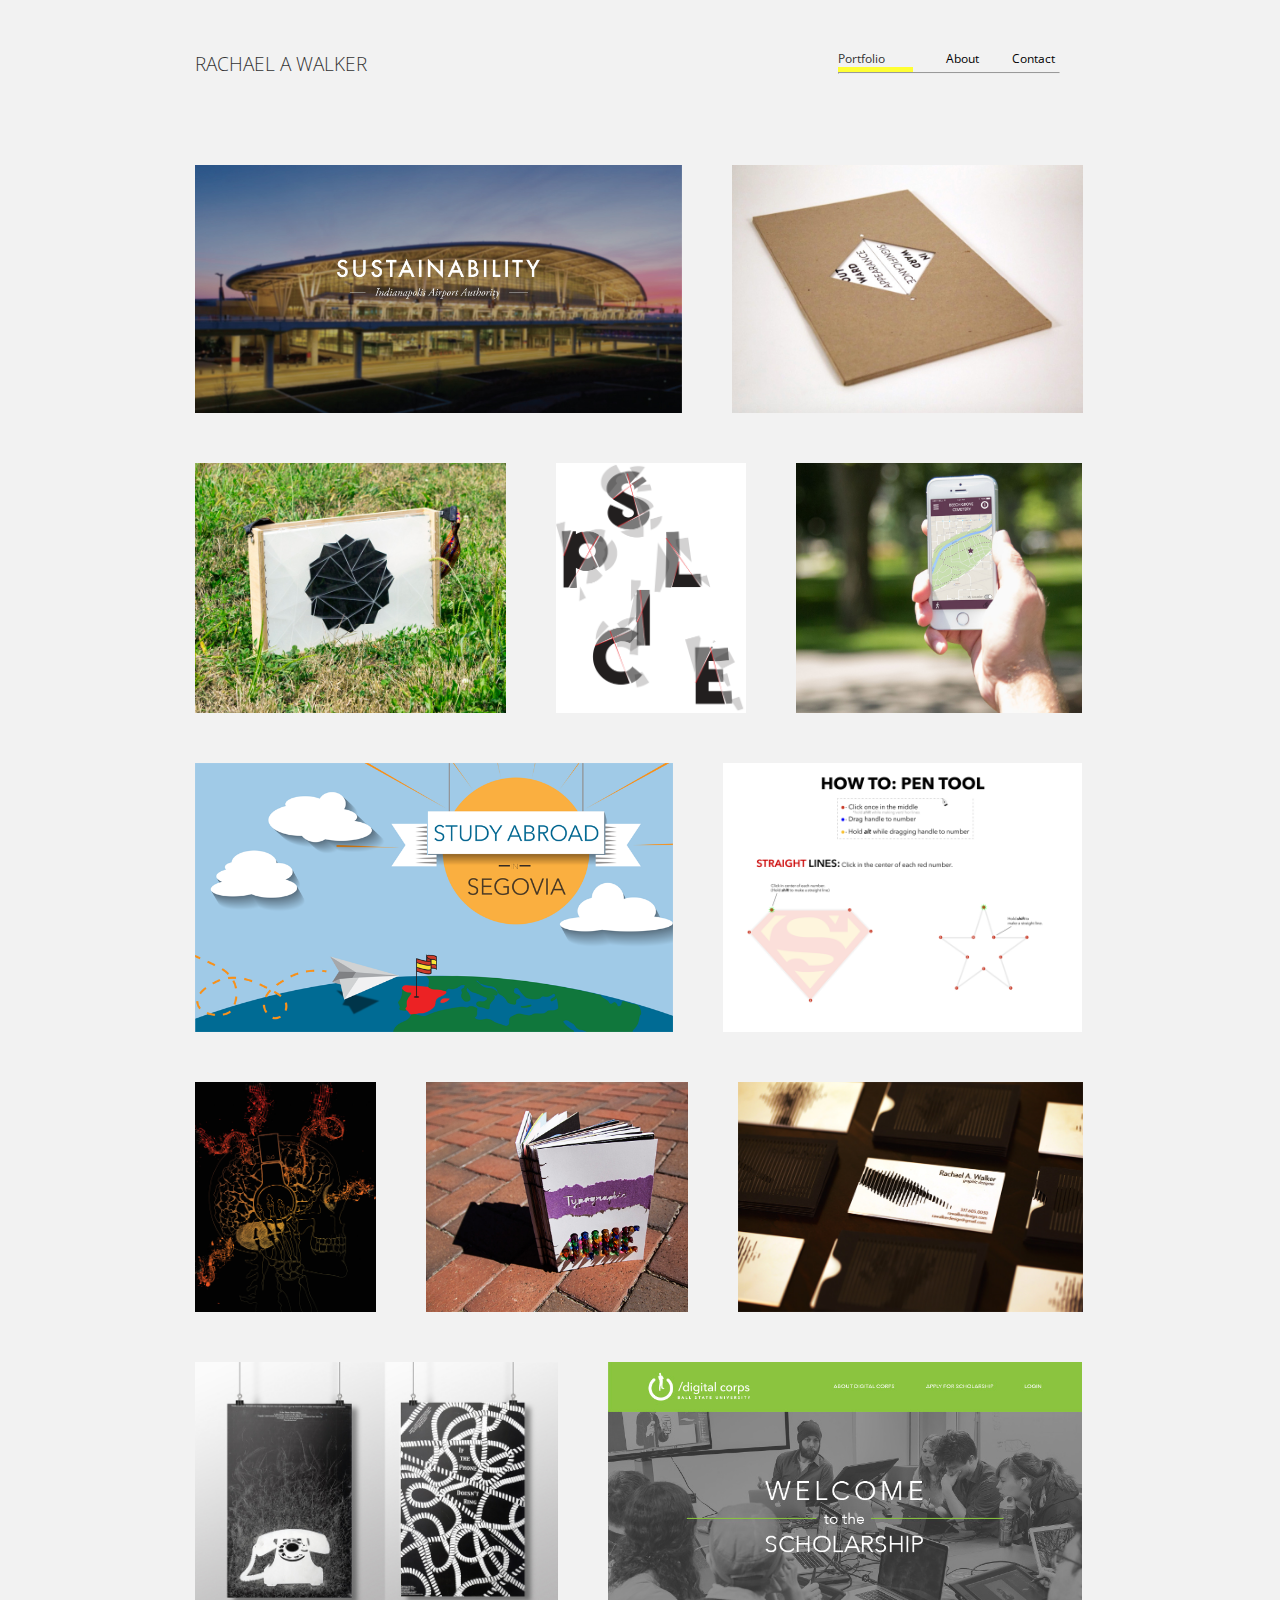
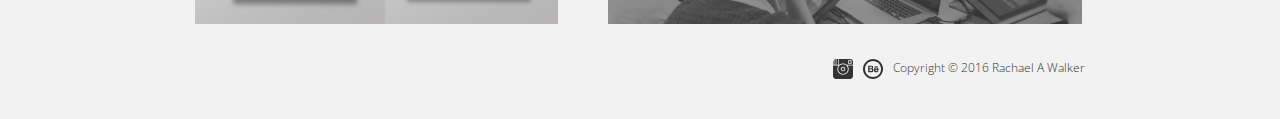
<file: index.html>
<!DOCTYPE html>
<html lang="en">

<head>
    <meta charset="UTF-8">
    <title>R A Walker Design</title>
    <meta name="viewport" content="width=device-width, initial-scale=1">
    <link rel="stylesheet" href="styles/home.css">
    <link href='https://fonts.googleapis.com/css?family=Open+Sans:400,300' rel='stylesheet' type='text/css'>
    <link rel="apple-touch-icon" sizes="57x57" href="/apple-icon-57x57.png">
<link rel="apple-touch-icon" sizes="60x60" href="/apple-icon-60x60.png">
<link rel="apple-touch-icon" sizes="72x72" href="/apple-icon-72x72.png">
<link rel="apple-touch-icon" sizes="76x76" href="/apple-icon-76x76.png">
<link rel="apple-touch-icon" sizes="114x114" href="/apple-icon-114x114.png">
<link rel="apple-touch-icon" sizes="120x120" href="/apple-icon-120x120.png">
<link rel="apple-touch-icon" sizes="144x144" href="/apple-icon-144x144.png">
<link rel="apple-touch-icon" sizes="152x152" href="/apple-icon-152x152.png">
<link rel="apple-touch-icon" sizes="180x180" href="/apple-icon-180x180.png">
<link rel="icon" type="image/png" sizes="192x192"  href="/android-icon-192x192.png">
<link rel="icon" type="image/png" sizes="32x32" href="/favicon-32x32.png">
<link rel="icon" type="image/png" sizes="96x96" href="/favicon-96x96.png">
<link rel="icon" type="image/png" sizes="16x16" href="/favicon-16x16.png">
<link rel="manifest" href="/manifest.json">
<meta name="msapplication-TileColor" content="#ffffff">
<meta name="msapplication-TileImage" content="/ms-icon-144x144.png">
<meta name="theme-color" content="#ffffff">


<script>
 (function(i,s,o,g,r,a,m){i['GoogleAnalyticsObject']=r;i[r]=i[r]||function(){
 (i[r].q=i[r].q||[]).push(arguments)},i[r].l=1*new Date();a=s.createElement(o),
 m=s.getElementsByTagName(o)[0];a.async=1;a.src=g;m.parentNode.insertBefore(a,m)
 })(window,document,'script','//www.google-analytics.com/analytics.js','ga');

 ga('create', 'UA-73376753-1', 'auto');
 ga('send', 'pageview');

</script>

</head>



<body>

    <header>

      <div class="name">
         <h1>RACHAEL A WALKER</h1>
      </div>
      <div class="highlightbox">

      </div>

        <nav id="main-menu">
            <ul>
                <li>Portfolio<div class="headerbox">                        </div></li>
                <li class="yellow"><a href="about.html">About</a></li>
                <li class="yellow"><a href="mailto:rawalkerdesign@gmail.com
                   ">Contact</a></li>
            </ul>

             <hr class="line">

        </nav>


 </header>


<div class="box cf">
   <ul class="imagebox cf">
      <li class="image1">
          <a href="sustainability.html">
             <img src="images/iaa_sustainability_gallery.jpg" alt="Indianapolis Airport">

          </a>
      </li>

          <li class="image2">
              <a href="papersamples.html">
               <img src="images/papersamples_gallery.jpg" alt="Paper Samples">

           </a>
         </li>

        <li class="image3">
              <a href="calendar.html">
               <img src="images/calendar_gallery.jpg" alt="Evolution Calendar">

            </a>
         </li>

         <li class="image4">
              <a href="splice.html">
               <img src="images/splice_gallery.png" alt="Splice">

            </a>
          </li>

          <li class="image5">
              <a href="cemetery.html">
               <img src="images/cemetery_gallery.jpg" alt="Cemetery App">
            </a>
            </li>

         <li class="image6">
          <a href="segovia.html">
           <img src="images/segovia_gallery.png"  alt="Title Sequence">
        </a>
         </li>

         <li class="image7">
          <a href="pentool.html">
           <img src="images/pentool_gallery.png" alt="Pen Tool Exercise">
        </a>
       </li>
       <li class="image8">
        <a href="deadbeats.html">
           <img src="images/deadbeat_gallery.jpg" alt="Digital Illustration">
        </a>
       </li>
       <li class="image9">
        <a href="typographic.html">
           <img src="images/typographicjune_gallery.jpg" alt="Typographic June">
        </a>
       </li>
       <li class="image10">
        <a href="cards.html">
           <img src="images/businesscard_gallery.jpg" alt="Busieness Cards">
        </a>
       </li>
       <li class="image11">
        <a href="poster.html">
           <img src="images/phoneposter_gallery.jpg" alt="Theatre Posters">
        </a>
       </li>
       <li class="image12">
        <a href="scholarshippage.html">
           <img src="images/scholarship_gallery.jpg" alt="Scholarship Website">
        </a>
       </li>

   </ul>
</div>

<div class="footer cf">
<p>Copyright © 2016 Rachael A Walker</p>


<a href="https://www.behance.net/rawalkerdesign/" target="_blank">
   <svg version="1.1" id="Layer_1" xmlns="http://www.w3.org/2000/svg" xmlns:xlink="http://www.w3.org/1999/xlink" x="0px" y="0px"
   	 viewBox="0 0 555.6 554.7" enable-background="new 0 0 555.6 554.7" xml:space="preserve">
   <g>
   	<path class="svgfill" fill="#333333" d="M277,554.7C124.2,554.6,0,430.3,0,277.6C0,123.3,124.9-0.2,280.8,0c150.8,0.2,275.1,125.9,274.9,278.1
   		C555.4,431.4,431.1,554.8,277,554.7z M277.7,54.9C154,55,55,154.4,55.3,278c0.3,123,99.5,222.2,222.1,222.2
   		c123.8,0,223-99,223-222.6C500.4,153.8,401.5,54.9,277.7,54.9z"/>
   	<path class="svgfill" fill="#333333" d="M143,364.8c0-60.6,0-119.6,0-180.8c7.4,0,14.4-0.1,21.4,0c26.4,0.4,52.8,0.1,79.2,1.7
   		c19.3,1.2,34,11.2,40.2,30.4c6.5,20,0.6,37.5-17.3,51.9c19.5,11.3,27.9,28.3,24.7,50.2c-3.8,26.1-20.5,44.2-48.2,46.1
   		C210.3,366.5,177.1,364.8,143,364.8z M180.6,287c0,16,0,30.9,0,46.3c17,0,33,0.6,49-0.2c15-0.7,22.9-9.7,23-24.1
   		c0-13.5-6.6-21.1-21.5-21.9C214.7,286.4,198.2,287,180.6,287z M180.2,256.2c19-0.9,37.2-1,55.2-2.8c10-1,14-9.1,13.8-18.5
   		c-0.2-9.7-5.7-16.6-15.5-17c-17.6-0.8-35.3-0.2-53.5-0.2C180.2,230.2,180.2,241.7,180.2,256.2z"/>
   	<path class="svgfill" fill="#333333" d="M338.6,308.6c-1.4,13.5,3.8,20,14,25.7c10.6,4.8,26.7,5.4,36.3-0.8c5.6-3.6,10-13.2,10-13.2
   		s15.2-0.4,30.3-0.4c-1.4,26.7-31.7,53.4-65.9,50.4c-42.8-3.7-66.4-34.5-61.9-80.8c4.2-43.2,34.6-66.5,79.7-60.9
   		c35.8,4.4,58.7,38.5,52.3,80C402,308.6,370.4,308.6,338.6,308.6z M400.9,284.3c-3.7-19.2-16.5-26.7-33.8-26.5
   		c-16.3,0.2-24.3,7.6-27.9,26.5C358.2,284.3,381.2,284.3,400.9,284.3z"/>
   	<path class="svgfill" fill="#333333" d="M326.2,213.2c0-6.7,0-11.9,0-18.1c26.2,0,51.8,0,78.2,0c0,6.1,0,11.6,0,18.1
   		C378.5,213.2,352.9,213.2,326.2,213.2z"/>
   </g>
   </svg></a>


<a href="http://www.instagram.com/rawalkerdesign" target="_blank">
   <svg version="1.1" id="Layer_1" xmlns="http://www.w3.org/2000/svg" xmlns:xlink="http://www.w3.org/1999/xlink" x="0px" y="0px"
   	 viewBox="0 0 531.8 531.7" enable-background="new 0 0 531.8 531.7" xml:space="preserve">
   <g>
   	<g>
   		<g>
   			<rect class="svgfill" x="94.8" y="0" fill #333333" width="34.6" height="150.1"/>
   		</g>
   	</g>
   	<g>
   		<g>
   			<path class="svgfill" fill="#333333" d="M72.4,0.2v149.8H37.9V11.3C44.2,7.5,51,4.6,58,2.7C62.8,1.5,67.7,0.7,72.4,0.2z"/>
   		</g>
   	</g>
   	<g>
   		<g>
   			<path class="svgfill" fill="#333333" d="M15.5,31.8v118.3H0V78.6C0,61.5,5.6,45.1,15.5,31.8z"/>
   		</g>
   	</g>
   	<g>
   		<path class="svgfill" fill="#333333" d="M453.3,0H151.9v150.1h19.9c22-14.3,45.8-33.2,95-33.2c48.1,0,71.9,19,93.9,33.2h171.2V78.6
   			C531.8,29,502.8,0,453.3,0z M494.1,111.5c0,8.2-6.7,14.9-14.9,14.9h-62.3c-8.3,0-14.9-6.7-14.9-14.9V49.2
   			c0-8.3,6.6-14.9,14.9-14.9h62.3c8.2,0,14.9,6.6,14.9,14.9V111.5z"/>
   	</g>
   	<g>
   		<g>
   			<path class="svgfill" fill="#333333" d="M531.8,172.5v280.6c0,43.3-35.2,78.6-78.6,78.6H78.6C35.2,531.7,0,496.4,0,453.1V172.5h148.8
   				c-21.7,26.7-33.8,60.4-33.8,95.4c0,83.5,68,151.5,151.5,151.5c83.5,0,151.5-68,151.5-151.5c0-35-12.1-68.7-33.8-95.4H531.8z"/>
   		</g>
   	</g>
   	<g>
   		<g>
   			<path class="svgfill" fill="#333333" d="M476,80.3c0,15.5-12.6,28.1-28.1,28.1c-15.4,0-27.9-12.6-27.9-28.1c0-15.5,12.6-27.9,27.9-27.9
   				C463.4,52.3,476,64.8,476,80.3z"/>
   		</g>
   	</g>
   	<path class="svgfill" fill="#333333" d="M353.5,172.5c-1-0.9-2-1.8-3-2.7l-8.8-7.4c-4.1-3-8.4-5.7-12.9-8.2c-1.2-0.7-2.5-1.3-3.8-1.9
   		c-17.5-9-37.4-14-58.4-14c-21,0-40.9,5.1-58.4,14c-1.3,0.6-2.6,1.2-3.8,1.9c-4.5,2.5-8.8,5.2-12.9,8.2l-8.8,7.4c-1,0.9-2,1.8-3,2.7
   		c-26.8,24.5-42.2,58.9-42.2,95.4c0,71.2,57.9,129.1,129.1,129.1S395.7,339.1,395.7,268C395.7,231.5,380.3,197,353.5,172.5z
   		 M266.6,327.8c-33,0-59.8-26.8-59.8-59.8c0-33,26.8-59.8,59.8-59.8s59.8,26.8,59.8,59.8C326.4,300.9,299.6,327.8,266.6,327.8z"/>
   	<path class="svgfill" fill="#333333" d="M304.7,267.9c0,21-17.1,38.2-38.2,38.2c-21,0-38.2-17.2-38.2-38.2c0-21,17.2-38.2,38.2-38.2
   		C287.7,229.8,304.7,246.9,304.7,267.9z"/>
   </g>
   </svg>

</a>
</div>

</body>

</html>
</file>
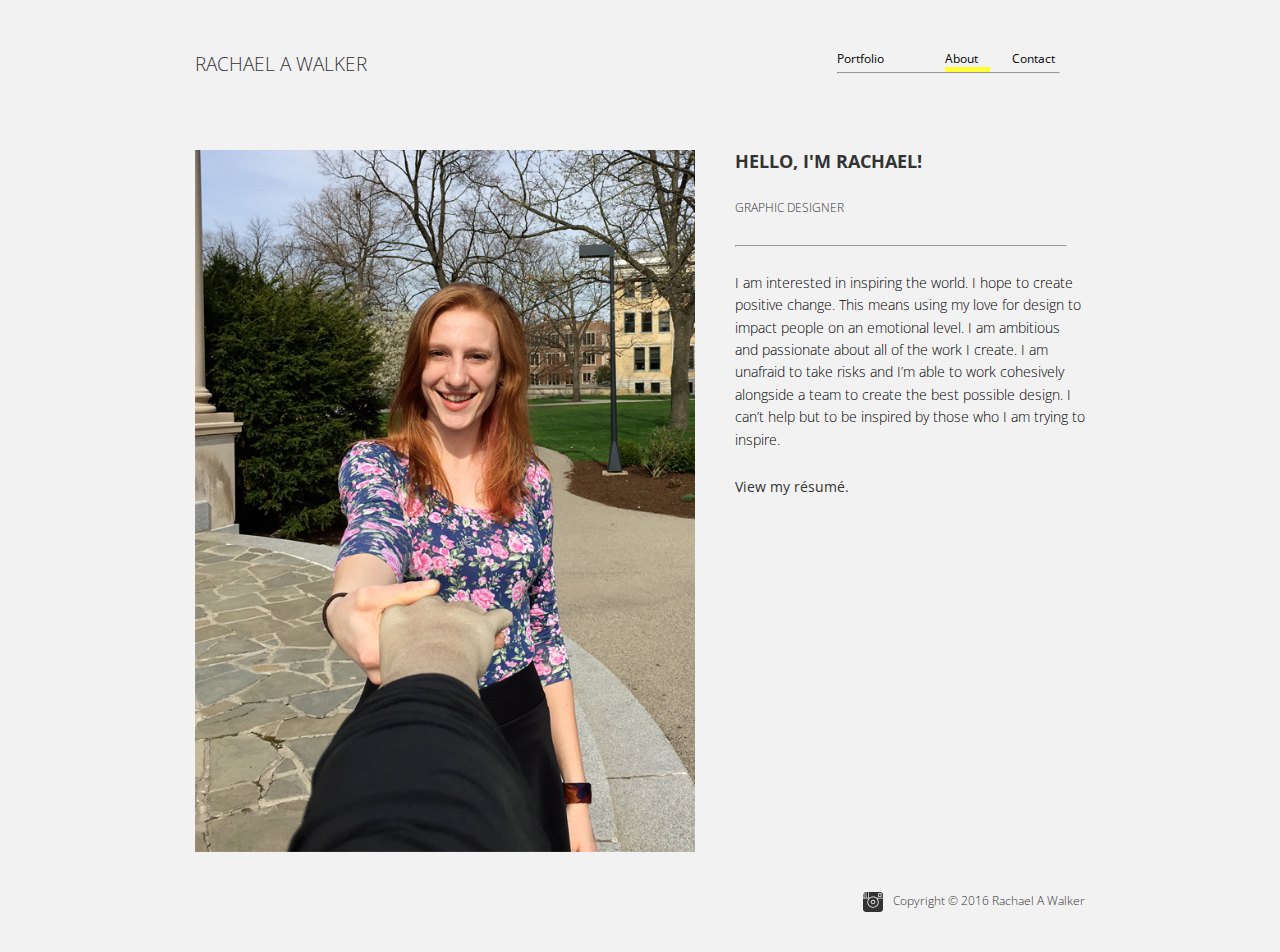
<file: about.html>
<!DOCTYPE html>
<html lang="en">
<head>
   <meta charset="UTF-8">
   <title>R A Walker Design</title>
    <meta name="viewport" content="width=device-width, initial-scale=1">
   <link rel="stylesheet" href="styles/home.css">
   <link href='https://fonts.googleapis.com/css?family=Open+Sans:400,300' rel='stylesheet' type='text/css'>
   <link rel="apple-touch-icon" sizes="57x57" href="/apple-icon-57x57.png">
<link rel="apple-touch-icon" sizes="60x60" href="/apple-icon-60x60.png">
<link rel="apple-touch-icon" sizes="72x72" href="/apple-icon-72x72.png">
<link rel="apple-touch-icon" sizes="76x76" href="/apple-icon-76x76.png">
<link rel="apple-touch-icon" sizes="114x114" href="/apple-icon-114x114.png">
<link rel="apple-touch-icon" sizes="120x120" href="/apple-icon-120x120.png">
<link rel="apple-touch-icon" sizes="144x144" href="/apple-icon-144x144.png">
<link rel="apple-touch-icon" sizes="152x152" href="/apple-icon-152x152.png">
<link rel="apple-touch-icon" sizes="180x180" href="/apple-icon-180x180.png">
<link rel="icon" type="image/png" sizes="192x192"  href="/android-icon-192x192.png">
<link rel="icon" type="image/png" sizes="32x32" href="/favicon-32x32.png">
<link rel="icon" type="image/png" sizes="96x96" href="/favicon-96x96.png">
<link rel="icon" type="image/png" sizes="16x16" href="/favicon-16x16.png">
<link rel="manifest" href="/manifest.json">
<meta name="msapplication-TileColor" content="#ffffff">
<meta name="msapplication-TileImage" content="/ms-icon-144x144.png">
<meta name="theme-color" content="#ffffff">

<script>
 (function(i,s,o,g,r,a,m){i['GoogleAnalyticsObject']=r;i[r]=i[r]||function(){
 (i[r].q=i[r].q||[]).push(arguments)},i[r].l=1*new Date();a=s.createElement(o),
 m=s.getElementsByTagName(o)[0];a.async=1;a.src=g;m.parentNode.insertBefore(a,m)
 })(window,document,'script','//www.google-analytics.com/analytics.js','ga');

 ga('create', 'UA-73376753-1', 'auto');
 ga('send', 'pageview');

</script>
</head>



<body>
   <header>

     <div class="name">
        <h1><a href="index.html">RACHAEL A WALKER</a></h1>
     </div>
     <div class="highlightbox">

     </div>

       <nav id="main-menu">
           <ul>
               <li class="yellow"><a href="index.html">Portfolio</a><div class="headerbox3"></li>
               <li class="yellow"><a href="about.html">About</a><div class="headerbox2">                        </div></li>
               <li class="yellow space"><a href="mailto:rawalkerdesign@gmail.com">Contact</a></li>
           </ul>

            <hr class="line">

       </nav>


   </header>

   <div class="aboutwrapper cf">

   <img src="images/me.jpg" alt="Hey, it's me, Rachael">
<div class="abouttext">

<h1>HELLO, I'M RACHAEL!</h1>
       <h4>GRAPHIC DESIGNER</h4>

        <hr class="aboutboxline">

   <p>I am interested in inspiring the world. I hope to create positive change. This means using my love for design to impact people on an emotional level. I am ambitious and passionate about all of the work I create. I am unafraid to take risks and I’m able to work cohesively alongside a team to create the best possible design. I can’t help but to be inspired by those who I am trying to inspire. </p>
   <p>
      <a href="images/resume.pdf" target="_blank">View my résumé.</a>
   </p>
</div>
</div>

<div class="footer cf">
<p>Copyright © 2016 Rachael A Walker</p><a href="https://www.behance.net/rawalkerdesign/" target="_blank"
   <svg version="1.1" id="Layer_1" xmlns="http://www.w3.org/2000/svg" xmlns:xlink="http://www.w3.org/1999/xlink" x="0px" y="0px"
   	 viewBox="0 0 555.6 554.7" enable-background="new 0 0 555.6 554.7" xml:space="preserve">
   <g>
   	<path class="svgfill" fill="#333333" d="M277,554.7C124.2,554.6,0,430.3,0,277.6C0,123.3,124.9-0.2,280.8,0c150.8,0.2,275.1,125.9,274.9,278.1
   		C555.4,431.4,431.1,554.8,277,554.7z M277.7,54.9C154,55,55,154.4,55.3,278c0.3,123,99.5,222.2,222.1,222.2
   		c123.8,0,223-99,223-222.6C500.4,153.8,401.5,54.9,277.7,54.9z"/>
   	<path class="svgfill" fill="#333333" d="M143,364.8c0-60.6,0-119.6,0-180.8c7.4,0,14.4-0.1,21.4,0c26.4,0.4,52.8,0.1,79.2,1.7
   		c19.3,1.2,34,11.2,40.2,30.4c6.5,20,0.6,37.5-17.3,51.9c19.5,11.3,27.9,28.3,24.7,50.2c-3.8,26.1-20.5,44.2-48.2,46.1
   		C210.3,366.5,177.1,364.8,143,364.8z M180.6,287c0,16,0,30.9,0,46.3c17,0,33,0.6,49-0.2c15-0.7,22.9-9.7,23-24.1
   		c0-13.5-6.6-21.1-21.5-21.9C214.7,286.4,198.2,287,180.6,287z M180.2,256.2c19-0.9,37.2-1,55.2-2.8c10-1,14-9.1,13.8-18.5
   		c-0.2-9.7-5.7-16.6-15.5-17c-17.6-0.8-35.3-0.2-53.5-0.2C180.2,230.2,180.2,241.7,180.2,256.2z"/>
   	<path class="svgfill" fill="#333333" d="M338.6,308.6c-1.4,13.5,3.8,20,14,25.7c10.6,4.8,26.7,5.4,36.3-0.8c5.6-3.6,10-13.2,10-13.2
   		s15.2-0.4,30.3-0.4c-1.4,26.7-31.7,53.4-65.9,50.4c-42.8-3.7-66.4-34.5-61.9-80.8c4.2-43.2,34.6-66.5,79.7-60.9
   		c35.8,4.4,58.7,38.5,52.3,80C402,308.6,370.4,308.6,338.6,308.6z M400.9,284.3c-3.7-19.2-16.5-26.7-33.8-26.5
   		c-16.3,0.2-24.3,7.6-27.9,26.5C358.2,284.3,381.2,284.3,400.9,284.3z"/>
   	<path class="svgfill" fill="#333333" d="M326.2,213.2c0-6.7,0-11.9,0-18.1c26.2,0,51.8,0,78.2,0c0,6.1,0,11.6,0,18.1
   		C378.5,213.2,352.9,213.2,326.2,213.2z"/>
   </g>
   </svg></a>


<a href="http://www.instagram.com/rawalkerdesign" target="_blank">
   <svg version="1.1" id="Layer_1" xmlns="http://www.w3.org/2000/svg" xmlns:xlink="http://www.w3.org/1999/xlink" x="0px" y="0px"
   	 viewBox="0 0 531.8 531.7" enable-background="new 0 0 531.8 531.7" xml:space="preserve">
   <g>
   	<g>
   		<g>
   			<rect class="svgfill" x="94.8" y="0" fill #333333" width="34.6" height="150.1"/>
   		</g>
   	</g>
   	<g>
   		<g>
   			<path class="svgfill" fill="#333333" d="M72.4,0.2v149.8H37.9V11.3C44.2,7.5,51,4.6,58,2.7C62.8,1.5,67.7,0.7,72.4,0.2z"/>
   		</g>
   	</g>
   	<g>
   		<g>
   			<path class="svgfill" fill="#333333" d="M15.5,31.8v118.3H0V78.6C0,61.5,5.6,45.1,15.5,31.8z"/>
   		</g>
   	</g>
   	<g>
   		<path class="svgfill" fill="#333333" d="M453.3,0H151.9v150.1h19.9c22-14.3,45.8-33.2,95-33.2c48.1,0,71.9,19,93.9,33.2h171.2V78.6
   			C531.8,29,502.8,0,453.3,0z M494.1,111.5c0,8.2-6.7,14.9-14.9,14.9h-62.3c-8.3,0-14.9-6.7-14.9-14.9V49.2
   			c0-8.3,6.6-14.9,14.9-14.9h62.3c8.2,0,14.9,6.6,14.9,14.9V111.5z"/>
   	</g>
   	<g>
   		<g>
   			<path class="svgfill" fill="#333333" d="M531.8,172.5v280.6c0,43.3-35.2,78.6-78.6,78.6H78.6C35.2,531.7,0,496.4,0,453.1V172.5h148.8
   				c-21.7,26.7-33.8,60.4-33.8,95.4c0,83.5,68,151.5,151.5,151.5c83.5,0,151.5-68,151.5-151.5c0-35-12.1-68.7-33.8-95.4H531.8z"/>
   		</g>
   	</g>
   	<g>
   		<g>
   			<path class="svgfill" fill="#333333" d="M476,80.3c0,15.5-12.6,28.1-28.1,28.1c-15.4,0-27.9-12.6-27.9-28.1c0-15.5,12.6-27.9,27.9-27.9
   				C463.4,52.3,476,64.8,476,80.3z"/>
   		</g>
   	</g>
   	<path class="svgfill" fill="#333333" d="M353.5,172.5c-1-0.9-2-1.8-3-2.7l-8.8-7.4c-4.1-3-8.4-5.7-12.9-8.2c-1.2-0.7-2.5-1.3-3.8-1.9
   		c-17.5-9-37.4-14-58.4-14c-21,0-40.9,5.1-58.4,14c-1.3,0.6-2.6,1.2-3.8,1.9c-4.5,2.5-8.8,5.2-12.9,8.2l-8.8,7.4c-1,0.9-2,1.8-3,2.7
   		c-26.8,24.5-42.2,58.9-42.2,95.4c0,71.2,57.9,129.1,129.1,129.1S395.7,339.1,395.7,268C395.7,231.5,380.3,197,353.5,172.5z
   		 M266.6,327.8c-33,0-59.8-26.8-59.8-59.8c0-33,26.8-59.8,59.8-59.8s59.8,26.8,59.8,59.8C326.4,300.9,299.6,327.8,266.6,327.8z"/>
   	<path class="svgfill" fill="#333333" d="M304.7,267.9c0,21-17.1,38.2-38.2,38.2c-21,0-38.2-17.2-38.2-38.2c0-21,17.2-38.2,38.2-38.2
   		C287.7,229.8,304.7,246.9,304.7,267.9z"/>
   </g>
   </svg>

</a>
</div>

</body>
</html>
</file>
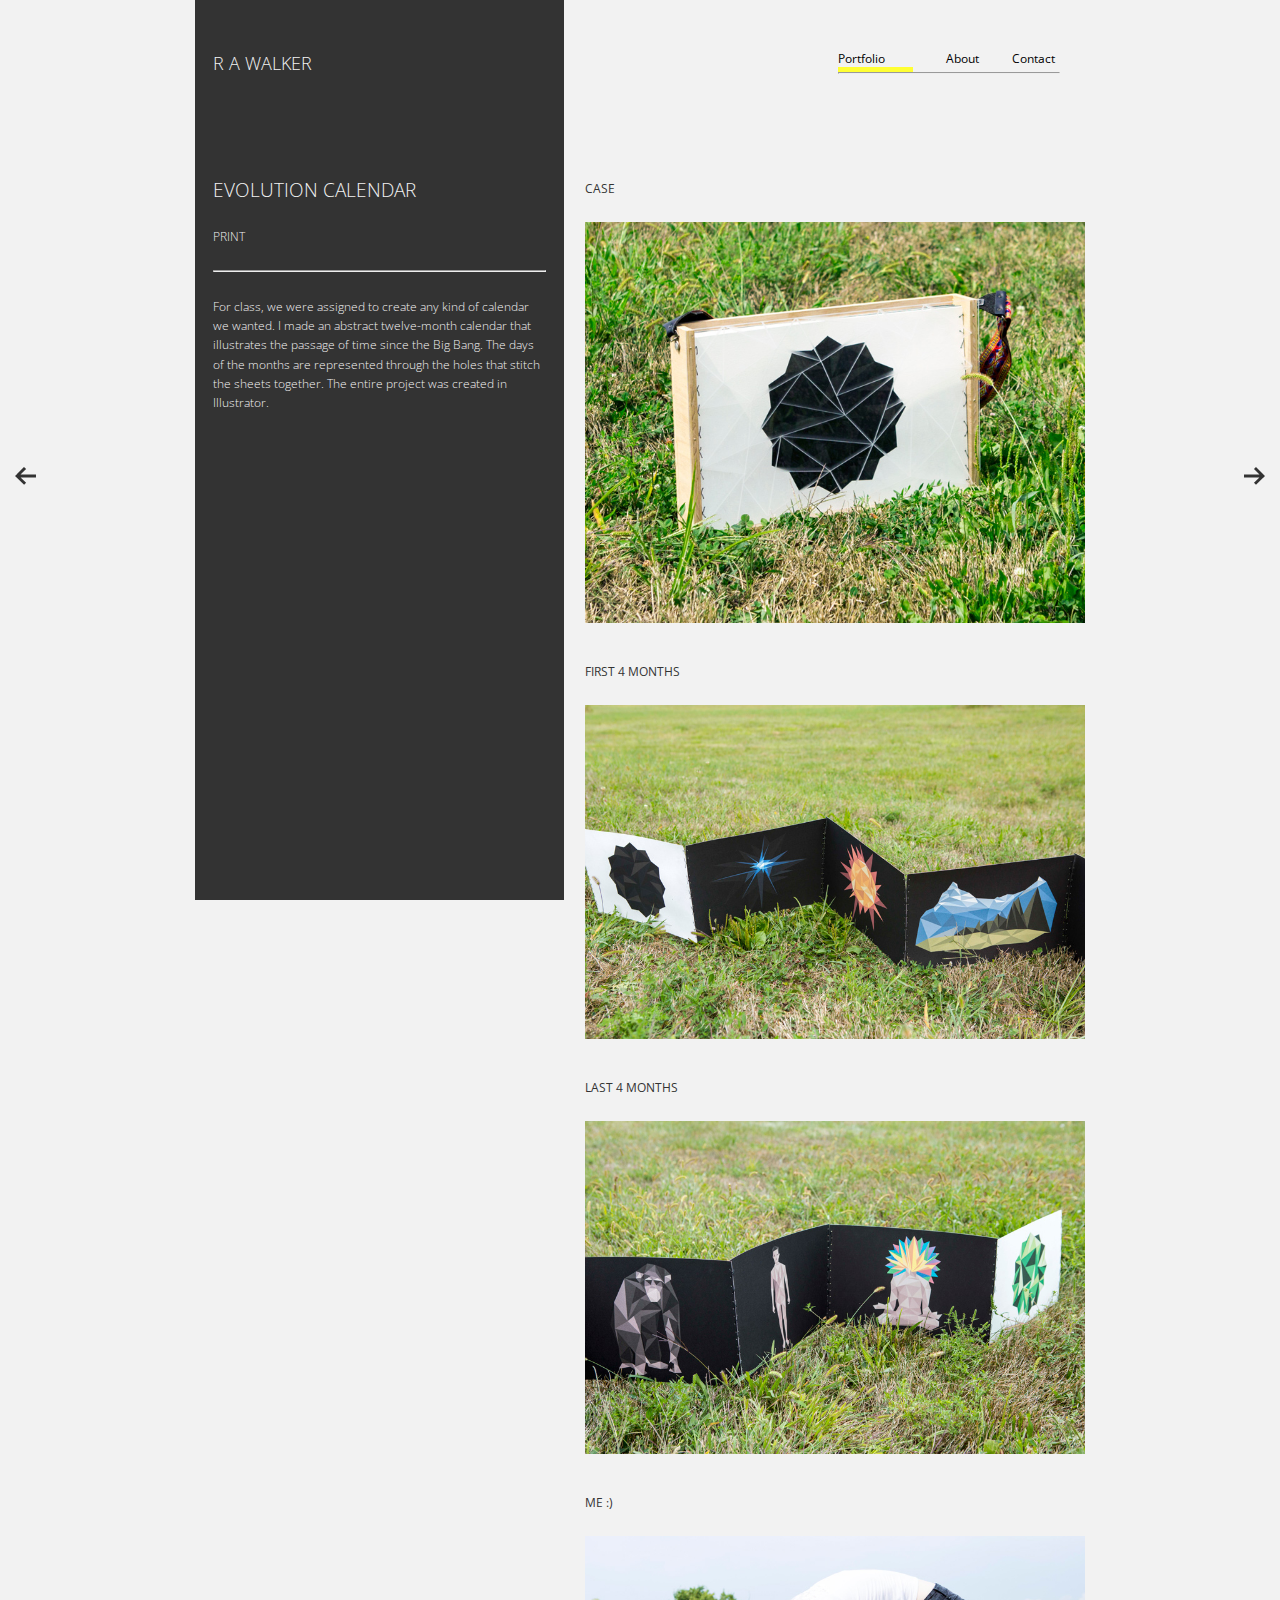
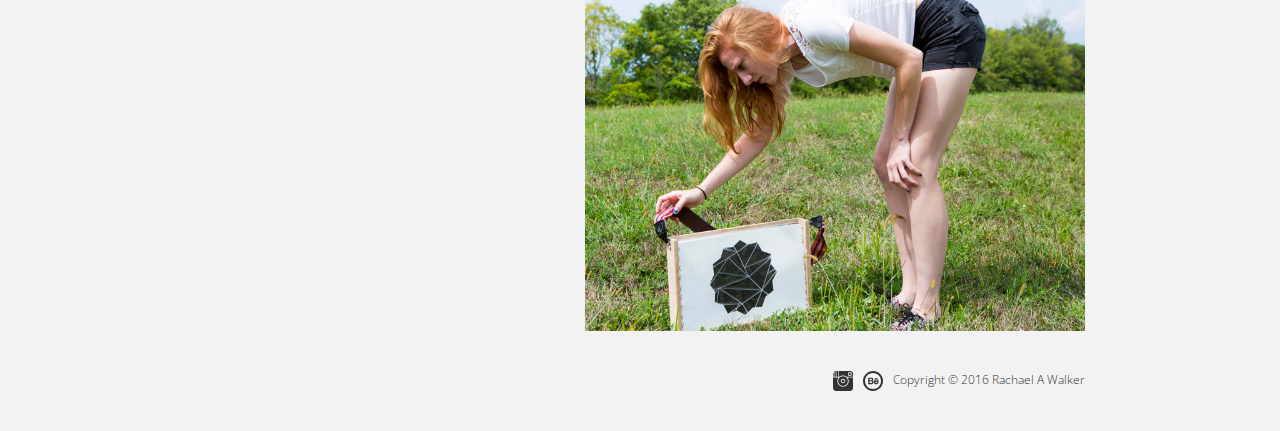
<file: calendar.html>
<!DOCTYPE html>
<html lang="en">


<head>
    <meta charset="UTF-8">
    <title>R A Walker Design</title>
    <meta name="viewport" content="width=device-width, initial-scale=1">
    <link rel="stylesheet" href="styles/home.css">
    <link href='https://fonts.googleapis.com/css?family=Open+Sans:400,300' rel='stylesheet' type='text/css'>
    <link rel="apple-touch-icon" sizes="57x57" href="/apple-icon-57x57.png">
<link rel="apple-touch-icon" sizes="60x60" href="/apple-icon-60x60.png">
<link rel="apple-touch-icon" sizes="72x72" href="/apple-icon-72x72.png">
<link rel="apple-touch-icon" sizes="76x76" href="/apple-icon-76x76.png">
<link rel="apple-touch-icon" sizes="114x114" href="/apple-icon-114x114.png">
<link rel="apple-touch-icon" sizes="120x120" href="/apple-icon-120x120.png">
<link rel="apple-touch-icon" sizes="144x144" href="/apple-icon-144x144.png">
<link rel="apple-touch-icon" sizes="152x152" href="/apple-icon-152x152.png">
<link rel="apple-touch-icon" sizes="180x180" href="/apple-icon-180x180.png">
<link rel="icon" type="image/png" sizes="192x192"  href="/android-icon-192x192.png">
<link rel="icon" type="image/png" sizes="32x32" href="/favicon-32x32.png">
<link rel="icon" type="image/png" sizes="96x96" href="/favicon-96x96.png">
<link rel="icon" type="image/png" sizes="16x16" href="/favicon-16x16.png">
<link rel="manifest" href="/manifest.json">
<meta name="msapplication-TileColor" content="#ffffff">
<meta name="msapplication-TileImage" content="/ms-icon-144x144.png">
<meta name="theme-color" content="#ffffff">

<script>
 (function(i,s,o,g,r,a,m){i['GoogleAnalyticsObject']=r;i[r]=i[r]||function(){
 (i[r].q=i[r].q||[]).push(arguments)},i[r].l=1*new Date();a=s.createElement(o),
 m=s.getElementsByTagName(o)[0];a.async=1;a.src=g;m.parentNode.insertBefore(a,m)
 })(window,document,'script','//www.google-analytics.com/analytics.js','ga');

 ga('create', 'UA-73376753-1', 'auto');
 ga('send', 'pageview');

</script>
</head>



   <body>



    <div class="contentcontainer">

    <div class="textbox">

      <h3><a href="index.html">R A WALKER</a></h3>

       <h1>EVOLUTION CALENDAR</h1>
       <h4>PRINT</h4>

        <hr class="textboxline">

        <p>
         For class, we were assigned to create any kind of calendar we wanted. I made an abstract twelve-month calendar that illustrates the passage of time since the Big Bang. The days of the months are represented through the holes that stitch the sheets together. The entire project was created in Illustrator.
        </p>

         </div>




    <div class="showcase">

       <nav id="main-menu">
            <ul>
                <li class="yellow"><a href="index.html">Portfolio</a><div class="headerbox">                        </div></li>
                <li class="yellow"><a href="about.html">About</a></li>
                <li class="yellow"><a href="mailto:rawalkerdesign@gmail.com">Contact</a></li>
            </ul>

             <hr class="line">

        </nav>

        <div class="textbox_mobile">

         <h3><a href="index.html">R A WALKER</a></h3>

          <h1>EVOLUTION CALENDAR</h1>
          <h4>PRINT</h4>



           <p>
            For class, we were assigned to create any kind of calendar we wanted. I made an abstract twelve-month calendar that illustrates the passage of time since the Big Bang. The days of the months are represented through the holes that stitch the sheets together. The entire project was created in Illustrator.
           </p>

            </div>


            <a href="papersamples.html">
                   <div class="leftarrowbox">

                      <svg class="navarrow" version="1.1" id="Layer_1" xmlns="http://www.w3.org/2000/svg" xmlns:xlink="http://www.w3.org/1999/xlink" x="0px" y="0px"
            	 width="20.9px" height="17.8px" viewBox="504.1 375.1 20.9 17.8" enable-background="new 504.1 375.1 20.9 17.8"
            	 xml:space="preserve">
            <polygon class="navfill" fill="#333333" points="525.1,382.6 509.6,382.6 515.2,377.1 513.1,375.1 506.1,382.1 506.1,382.1 505.5,382.8 504.1,384.1
            	504.9,384.8 506.2,386.1 506.2,386.1 513.2,392.9 515.2,390.9 509.7,385.5 525.1,385.5 "/>
            </svg>

            </div></a>


            <a href="splice.html">
                   <div class="rightarrowbox">
                      <svg class="navarrow" version="1.1" id="Layer_1" xmlns="http://www.w3.org/2000/svg" xmlns:xlink="http://www.w3.org/1999/xlink" x="0px" y="0px"
                      	 width="20.9px" height="17.8px" viewBox="504.1 375.1 20.9 17.8" enable-background="new 504.1 375.1 20.9 17.8"
                      	 xml:space="preserve">
                      <polygon class="navfill" fill="#333333" points="504.1,382.6 519.6,382.6 514.1,377.1 516.1,375.1 523.1,382.1 523.1,382.1 523.8,382.8 525.1,384.1
                      	524.4,384.8 523.1,386.1 523,386.1 516.1,392.9 514.1,390.9 519.5,385.5 504.1,385.5 "/>
                      </svg> </div>
            </a>




          <div class="project">
             <div class="spacingattop"></div>

            <h4>CASE</h4>
             <a href="#">
             <img src="images/calendar_gallery.jpg" alt="Evolution Calendar Case">
             </a>

              <h4>FIRST 4 MONTHS</h4>

              <a href="#">
             <img src="images/calendar_1.jpg" alt="Evolution Calendar First 4 Months">
              </a>

              <h4>LAST 4 MONTHS</h4>

              <a href="#">
             <img src="images/calendar_2.jpg" alt="Evolution Calendar Last 4 Months">
              </a>

              <h4>ME :)</h4>


              <a href="#">
             <img src="images/calendar_3.jpg" alt="Evolution Calendar Me">
              </a>




          </div>
          <div class="footergallery">
            <p>Copyright © 2016 Rachael A Walker</p><a href="https://www.behance.net/rawalkerdesign/" target="_blank">
               <svg version="1.1" id="Layer_1" xmlns="http://www.w3.org/2000/svg" xmlns:xlink="http://www.w3.org/1999/xlink" x="0px" y="0px"
               	 viewBox="0 0 555.6 554.7" enable-background="new 0 0 555.6 554.7" xml:space="preserve">
               <g>
               	<path class="svgfill" fill="#333333" d="M277,554.7C124.2,554.6,0,430.3,0,277.6C0,123.3,124.9-0.2,280.8,0c150.8,0.2,275.1,125.9,274.9,278.1
               		C555.4,431.4,431.1,554.8,277,554.7z M277.7,54.9C154,55,55,154.4,55.3,278c0.3,123,99.5,222.2,222.1,222.2
               		c123.8,0,223-99,223-222.6C500.4,153.8,401.5,54.9,277.7,54.9z"/>
               	<path class="svgfill" fill="#333333" d="M143,364.8c0-60.6,0-119.6,0-180.8c7.4,0,14.4-0.1,21.4,0c26.4,0.4,52.8,0.1,79.2,1.7
               		c19.3,1.2,34,11.2,40.2,30.4c6.5,20,0.6,37.5-17.3,51.9c19.5,11.3,27.9,28.3,24.7,50.2c-3.8,26.1-20.5,44.2-48.2,46.1
               		C210.3,366.5,177.1,364.8,143,364.8z M180.6,287c0,16,0,30.9,0,46.3c17,0,33,0.6,49-0.2c15-0.7,22.9-9.7,23-24.1
               		c0-13.5-6.6-21.1-21.5-21.9C214.7,286.4,198.2,287,180.6,287z M180.2,256.2c19-0.9,37.2-1,55.2-2.8c10-1,14-9.1,13.8-18.5
               		c-0.2-9.7-5.7-16.6-15.5-17c-17.6-0.8-35.3-0.2-53.5-0.2C180.2,230.2,180.2,241.7,180.2,256.2z"/>
               	<path class="svgfill" fill="#333333" d="M338.6,308.6c-1.4,13.5,3.8,20,14,25.7c10.6,4.8,26.7,5.4,36.3-0.8c5.6-3.6,10-13.2,10-13.2
               		s15.2-0.4,30.3-0.4c-1.4,26.7-31.7,53.4-65.9,50.4c-42.8-3.7-66.4-34.5-61.9-80.8c4.2-43.2,34.6-66.5,79.7-60.9
               		c35.8,4.4,58.7,38.5,52.3,80C402,308.6,370.4,308.6,338.6,308.6z M400.9,284.3c-3.7-19.2-16.5-26.7-33.8-26.5
               		c-16.3,0.2-24.3,7.6-27.9,26.5C358.2,284.3,381.2,284.3,400.9,284.3z"/>
               	<path class="svgfill" fill="#333333" d="M326.2,213.2c0-6.7,0-11.9,0-18.1c26.2,0,51.8,0,78.2,0c0,6.1,0,11.6,0,18.1
               		C378.5,213.2,352.9,213.2,326.2,213.2z"/>
               </g>
               </svg></a>


            <a href="http://www.instagram.com/rawalkerdesign" target="_blank">
               <svg version="1.1" id="Layer_1" xmlns="http://www.w3.org/2000/svg" xmlns:xlink="http://www.w3.org/1999/xlink" x="0px" y="0px"
               	 viewBox="0 0 531.8 531.7" enable-background="new 0 0 531.8 531.7" xml:space="preserve">
               <g>
               	<g>
               		<g>
               			<rect class="svgfill" x="94.8" y="0" fill #333333" width="34.6" height="150.1"/>
               		</g>
               	</g>
               	<g>
               		<g>
               			<path class="svgfill" fill="#333333" d="M72.4,0.2v149.8H37.9V11.3C44.2,7.5,51,4.6,58,2.7C62.8,1.5,67.7,0.7,72.4,0.2z"/>
               		</g>
               	</g>
               	<g>
               		<g>
               			<path class="svgfill" fill="#333333" d="M15.5,31.8v118.3H0V78.6C0,61.5,5.6,45.1,15.5,31.8z"/>
               		</g>
               	</g>
               	<g>
               		<path class="svgfill" fill="#333333" d="M453.3,0H151.9v150.1h19.9c22-14.3,45.8-33.2,95-33.2c48.1,0,71.9,19,93.9,33.2h171.2V78.6
               			C531.8,29,502.8,0,453.3,0z M494.1,111.5c0,8.2-6.7,14.9-14.9,14.9h-62.3c-8.3,0-14.9-6.7-14.9-14.9V49.2
               			c0-8.3,6.6-14.9,14.9-14.9h62.3c8.2,0,14.9,6.6,14.9,14.9V111.5z"/>
               	</g>
               	<g>
               		<g>
               			<path class="svgfill" fill="#333333" d="M531.8,172.5v280.6c0,43.3-35.2,78.6-78.6,78.6H78.6C35.2,531.7,0,496.4,0,453.1V172.5h148.8
               				c-21.7,26.7-33.8,60.4-33.8,95.4c0,83.5,68,151.5,151.5,151.5c83.5,0,151.5-68,151.5-151.5c0-35-12.1-68.7-33.8-95.4H531.8z"/>
               		</g>
               	</g>
               	<g>
               		<g>
               			<path class="svgfill" fill="#333333" d="M476,80.3c0,15.5-12.6,28.1-28.1,28.1c-15.4,0-27.9-12.6-27.9-28.1c0-15.5,12.6-27.9,27.9-27.9
               				C463.4,52.3,476,64.8,476,80.3z"/>
               		</g>
               	</g>
               	<path class="svgfill" fill="#333333" d="M353.5,172.5c-1-0.9-2-1.8-3-2.7l-8.8-7.4c-4.1-3-8.4-5.7-12.9-8.2c-1.2-0.7-2.5-1.3-3.8-1.9
               		c-17.5-9-37.4-14-58.4-14c-21,0-40.9,5.1-58.4,14c-1.3,0.6-2.6,1.2-3.8,1.9c-4.5,2.5-8.8,5.2-12.9,8.2l-8.8,7.4c-1,0.9-2,1.8-3,2.7
               		c-26.8,24.5-42.2,58.9-42.2,95.4c0,71.2,57.9,129.1,129.1,129.1S395.7,339.1,395.7,268C395.7,231.5,380.3,197,353.5,172.5z
               		 M266.6,327.8c-33,0-59.8-26.8-59.8-59.8c0-33,26.8-59.8,59.8-59.8s59.8,26.8,59.8,59.8C326.4,300.9,299.6,327.8,266.6,327.8z"/>
               	<path class="svgfill" fill="#333333" d="M304.7,267.9c0,21-17.1,38.2-38.2,38.2c-21,0-38.2-17.2-38.2-38.2c0-21,17.2-38.2,38.2-38.2
               		C287.7,229.8,304.7,246.9,304.7,267.9z"/>
               </g>
               </svg>

            </a>
          </div>

    </div>







       </div>

</body>
</html>
</file>
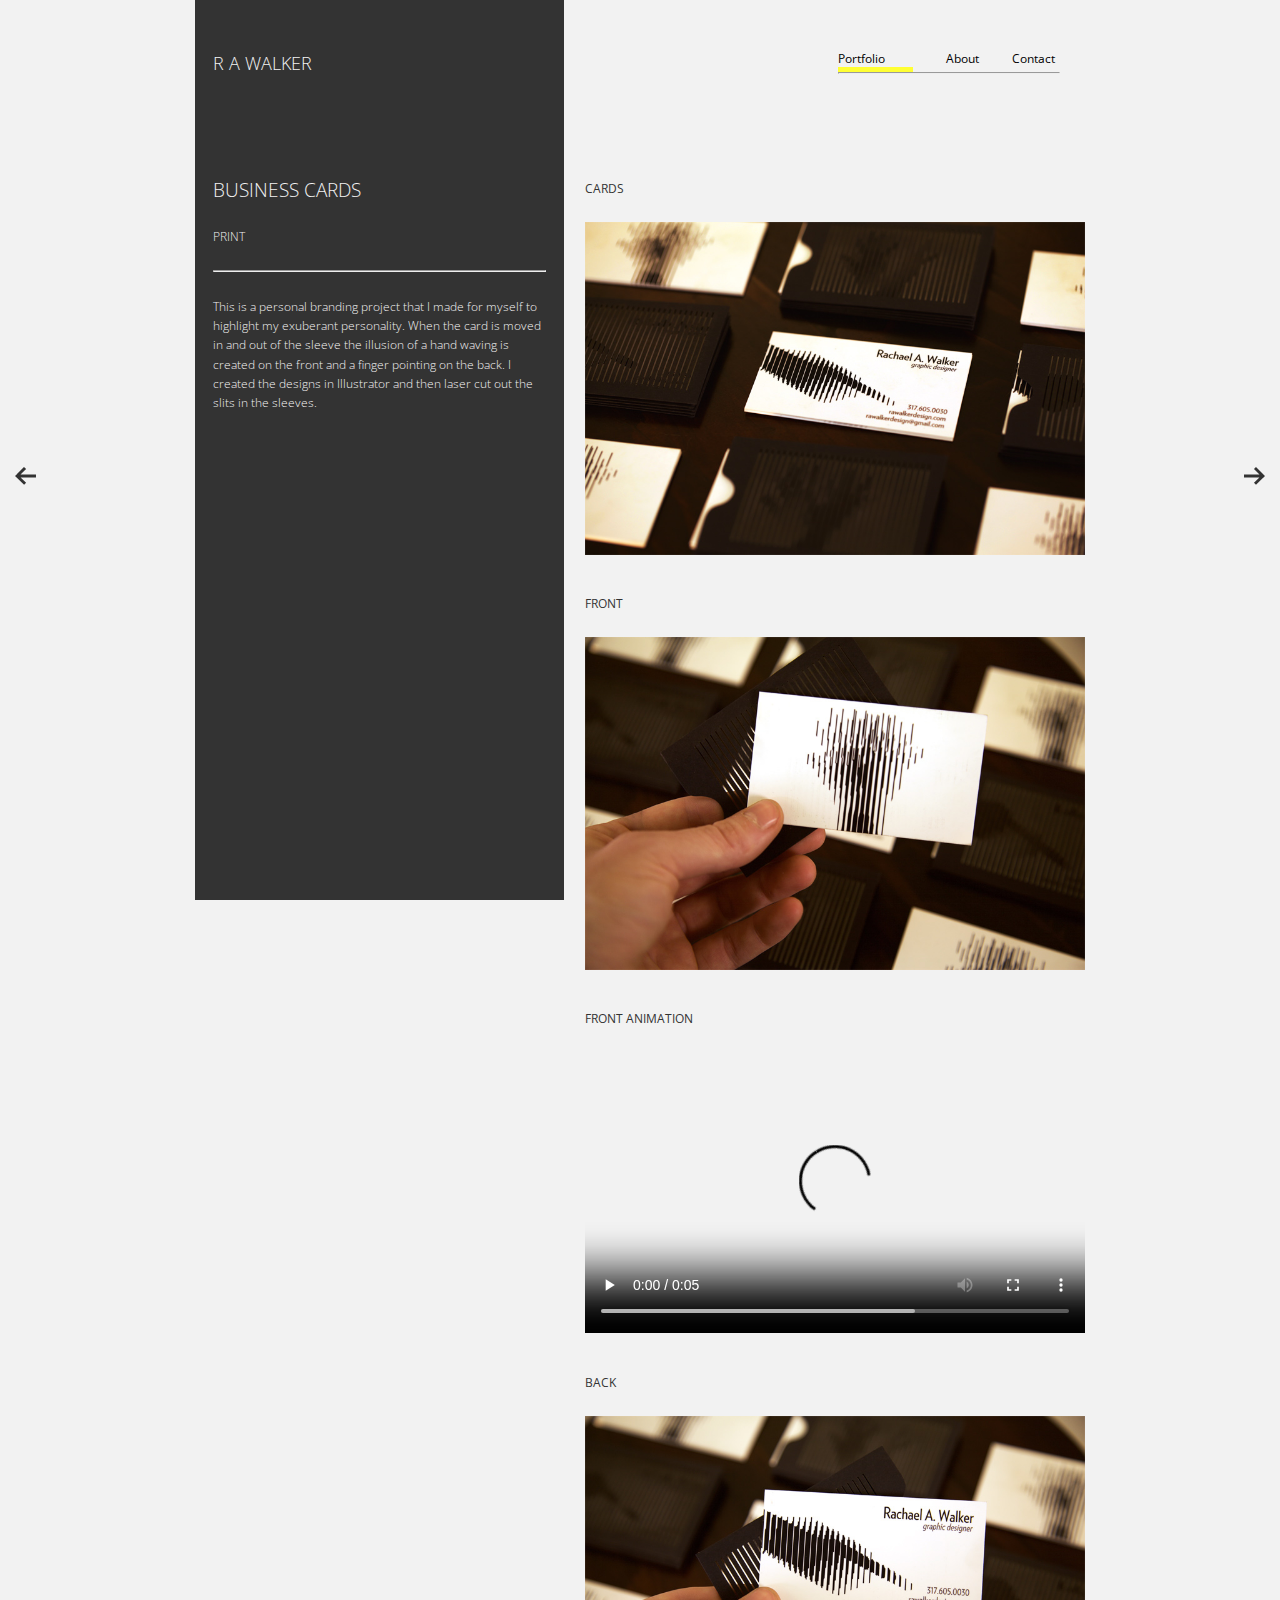
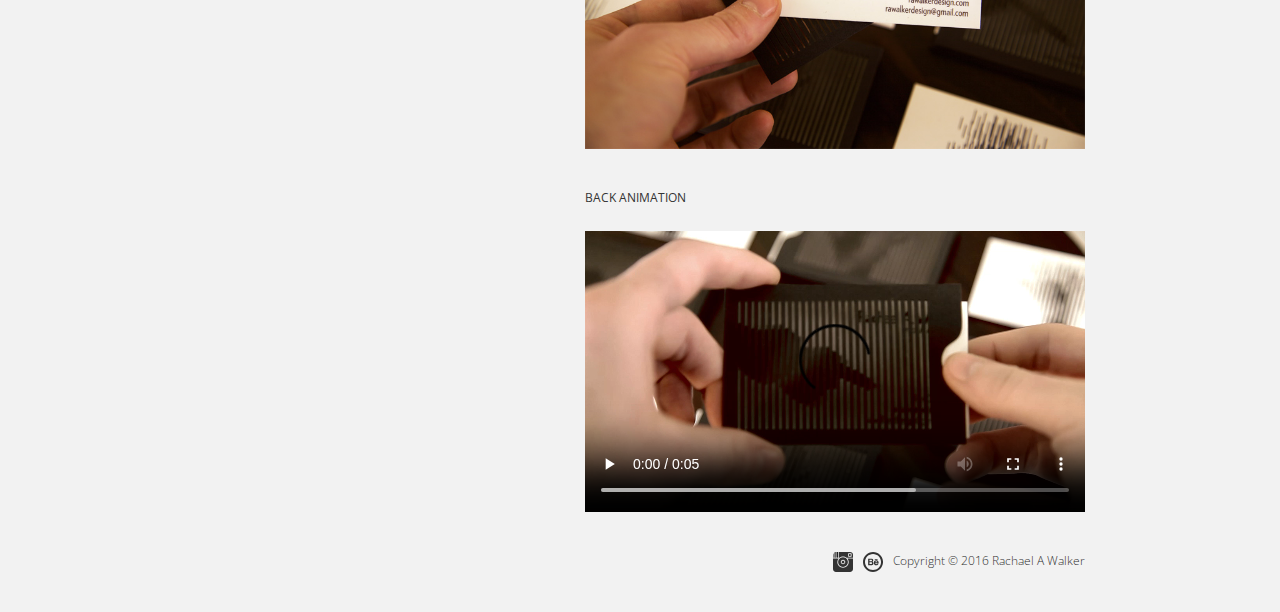
<file: cards.html>
<!DOCTYPE html>
<html lang="en">


<head>
    <meta charset="UTF-8">
    <title>R A Walker Design</title>
    <link rel="stylesheet" href="styles/home.css">
     <meta name="viewport" content="width=device-width, initial-scale=1">
    <link href='https://fonts.googleapis.com/css?family=Open+Sans:400,300' rel='stylesheet' type='text/css'>
    <link rel="apple-touch-icon" sizes="57x57" href="/apple-icon-57x57.png">
<link rel="apple-touch-icon" sizes="60x60" href="/apple-icon-60x60.png">
<link rel="apple-touch-icon" sizes="72x72" href="/apple-icon-72x72.png">
<link rel="apple-touch-icon" sizes="76x76" href="/apple-icon-76x76.png">
<link rel="apple-touch-icon" sizes="114x114" href="/apple-icon-114x114.png">
<link rel="apple-touch-icon" sizes="120x120" href="/apple-icon-120x120.png">
<link rel="apple-touch-icon" sizes="144x144" href="/apple-icon-144x144.png">
<link rel="apple-touch-icon" sizes="152x152" href="/apple-icon-152x152.png">
<link rel="apple-touch-icon" sizes="180x180" href="/apple-icon-180x180.png">
<link rel="icon" type="image/png" sizes="192x192"  href="/android-icon-192x192.png">
<link rel="icon" type="image/png" sizes="32x32" href="/favicon-32x32.png">
<link rel="icon" type="image/png" sizes="96x96" href="/favicon-96x96.png">
<link rel="icon" type="image/png" sizes="16x16" href="/favicon-16x16.png">
<link rel="manifest" href="/manifest.json">
<meta name="msapplication-TileColor" content="#ffffff">
<meta name="msapplication-TileImage" content="/ms-icon-144x144.png">
<meta name="theme-color" content="#ffffff">

<script>
 (function(i,s,o,g,r,a,m){i['GoogleAnalyticsObject']=r;i[r]=i[r]||function(){
 (i[r].q=i[r].q||[]).push(arguments)},i[r].l=1*new Date();a=s.createElement(o),
 m=s.getElementsByTagName(o)[0];a.async=1;a.src=g;m.parentNode.insertBefore(a,m)
 })(window,document,'script','//www.google-analytics.com/analytics.js','ga');

 ga('create', 'UA-73376753-1', 'auto');
 ga('send', 'pageview');

</script>
</head>



   <body>



    <div class="contentcontainer">

    <div class="textbox">

      <h3><a href="index.html">R A WALKER</a></h3>

       <h1>BUSINESS CARDS</h1>
       <h4>PRINT</h4>

        <hr class="textboxline">

        <p>
       This is a personal branding project that I made for myself to highlight my exuberant personality. When the card is moved in and out of the sleeve the illusion of a hand waving is created on the front and a finger pointing on the back. I created the designs in Illustrator and then laser cut out the slits in the sleeves.
        </p>

    </div>

    <div class="showcase">

       <nav id="main-menu">
            <ul>
                <li class="yellow"><a href="index.html">Portfolio</a><div class="headerbox">                        </div></li>
                <li class="yellow"><a href="about.html">About</a></li>
                <li class="yellow"><a href="mailto:rawalkerdesign@gmail.com">Contact</a></li>
            </ul>

             <hr class="line">

        </nav>

        <div class="textbox_mobile">

          <h3><a href="index.html">R A WALKER</a></h3>

           <h1>BUSINESS CARDS</h1>
           <h4>PRINT</h4>


           <p>
           This is a personal branding project that I made for myself to highlight my exuberant personality. When the card is moved in and out of the sleeve the illusion of a hand waving is created on the front and a finger pointing on the back. I created the designs in Illustrator and then laser cut out the slits in the sleeves.
           </p>

        </div>


        <a href="typographic.html">
               <div class="leftarrowbox">

                  <svg class="navarrow" version="1.1" id="Layer_1" xmlns="http://www.w3.org/2000/svg" xmlns:xlink="http://www.w3.org/1999/xlink" x="0px" y="0px"
        	 width="20.9px" height="17.8px" viewBox="504.1 375.1 20.9 17.8" enable-background="new 504.1 375.1 20.9 17.8"
        	 xml:space="preserve">
        <polygon class="navfill" fill="#333333" points="525.1,382.6 509.6,382.6 515.2,377.1 513.1,375.1 506.1,382.1 506.1,382.1 505.5,382.8 504.1,384.1
        	504.9,384.8 506.2,386.1 506.2,386.1 513.2,392.9 515.2,390.9 509.7,385.5 525.1,385.5 "/>
        </svg>

        </div></a>


        <a href="poster.html">
               <div class="rightarrowbox">
                  <svg class="navarrow" version="1.1" id="Layer_1" xmlns="http://www.w3.org/2000/svg" xmlns:xlink="http://www.w3.org/1999/xlink" x="0px" y="0px"
                  	 width="20.9px" height="17.8px" viewBox="504.1 375.1 20.9 17.8" enable-background="new 504.1 375.1 20.9 17.8"
                  	 xml:space="preserve">
                  <polygon class="navfill" fill="#333333" points="504.1,382.6 519.6,382.6 514.1,377.1 516.1,375.1 523.1,382.1 523.1,382.1 523.8,382.8 525.1,384.1
                  	524.4,384.8 523.1,386.1 523,386.1 516.1,392.9 514.1,390.9 519.5,385.5 504.1,385.5 "/>
                  </svg>   </div>

        </a>


          <div class="project">
             <div class="spacingattop"></div>

             <h4>CARDS</h4>


            <a href="#">
          <img src="images/businesscard_gallery.jpg" alt="Business Cards All">
            </a>

              <h4>FRONT</h4>

              <a href="#">
             <img src="images/businesscard_front.jpg" alt="Business Cards Font">
              </a>

                 <h4>FRONT ANIMATION</h4>

              <a href="#">
              <video src="images/colorcorrection_1.mp4" alt="Business Cards Font Animation" loop autoplay controls></video>
</a>

              <h4>BACK</h4>

              <a href="#">
             <img src="images/businesscard_back.jpg" alt="Business Cards Back">
              </a>



  <h4>BACK ANIMATION</h4>

              <a href="#">

              <video src="images/businesscards_back_2.mp4" alt="Business Cards Font Animation" loop autoplay controls></video>
</a>



          </div>
          <div class="footergallery">
            <p>Copyright © 2016 Rachael A Walker</p><a href="https://www.behance.net/rawalkerdesign/" target="_blank">
               <svg version="1.1" id="Layer_1" xmlns="http://www.w3.org/2000/svg" xmlns:xlink="http://www.w3.org/1999/xlink" x="0px" y="0px"
               	 viewBox="0 0 555.6 554.7" enable-background="new 0 0 555.6 554.7" xml:space="preserve">
               <g>
               	<path class="svgfill" fill="#333333" d="M277,554.7C124.2,554.6,0,430.3,0,277.6C0,123.3,124.9-0.2,280.8,0c150.8,0.2,275.1,125.9,274.9,278.1
               		C555.4,431.4,431.1,554.8,277,554.7z M277.7,54.9C154,55,55,154.4,55.3,278c0.3,123,99.5,222.2,222.1,222.2
               		c123.8,0,223-99,223-222.6C500.4,153.8,401.5,54.9,277.7,54.9z"/>
               	<path class="svgfill" fill="#333333" d="M143,364.8c0-60.6,0-119.6,0-180.8c7.4,0,14.4-0.1,21.4,0c26.4,0.4,52.8,0.1,79.2,1.7
               		c19.3,1.2,34,11.2,40.2,30.4c6.5,20,0.6,37.5-17.3,51.9c19.5,11.3,27.9,28.3,24.7,50.2c-3.8,26.1-20.5,44.2-48.2,46.1
               		C210.3,366.5,177.1,364.8,143,364.8z M180.6,287c0,16,0,30.9,0,46.3c17,0,33,0.6,49-0.2c15-0.7,22.9-9.7,23-24.1
               		c0-13.5-6.6-21.1-21.5-21.9C214.7,286.4,198.2,287,180.6,287z M180.2,256.2c19-0.9,37.2-1,55.2-2.8c10-1,14-9.1,13.8-18.5
               		c-0.2-9.7-5.7-16.6-15.5-17c-17.6-0.8-35.3-0.2-53.5-0.2C180.2,230.2,180.2,241.7,180.2,256.2z"/>
               	<path class="svgfill" fill="#333333" d="M338.6,308.6c-1.4,13.5,3.8,20,14,25.7c10.6,4.8,26.7,5.4,36.3-0.8c5.6-3.6,10-13.2,10-13.2
               		s15.2-0.4,30.3-0.4c-1.4,26.7-31.7,53.4-65.9,50.4c-42.8-3.7-66.4-34.5-61.9-80.8c4.2-43.2,34.6-66.5,79.7-60.9
               		c35.8,4.4,58.7,38.5,52.3,80C402,308.6,370.4,308.6,338.6,308.6z M400.9,284.3c-3.7-19.2-16.5-26.7-33.8-26.5
               		c-16.3,0.2-24.3,7.6-27.9,26.5C358.2,284.3,381.2,284.3,400.9,284.3z"/>
               	<path class="svgfill" fill="#333333" d="M326.2,213.2c0-6.7,0-11.9,0-18.1c26.2,0,51.8,0,78.2,0c0,6.1,0,11.6,0,18.1
               		C378.5,213.2,352.9,213.2,326.2,213.2z"/>
               </g>
               </svg></a>


            <a href="http://www.instagram.com/rawalkerdesign" target="_blank">
               <svg version="1.1" id="Layer_1" xmlns="http://www.w3.org/2000/svg" xmlns:xlink="http://www.w3.org/1999/xlink" x="0px" y="0px"
               	 viewBox="0 0 531.8 531.7" enable-background="new 0 0 531.8 531.7" xml:space="preserve">
               <g>
               	<g>
               		<g>
               			<rect class="svgfill" x="94.8" y="0" fill #333333" width="34.6" height="150.1"/>
               		</g>
               	</g>
               	<g>
               		<g>
               			<path class="svgfill" fill="#333333" d="M72.4,0.2v149.8H37.9V11.3C44.2,7.5,51,4.6,58,2.7C62.8,1.5,67.7,0.7,72.4,0.2z"/>
               		</g>
               	</g>
               	<g>
               		<g>
               			<path class="svgfill" fill="#333333" d="M15.5,31.8v118.3H0V78.6C0,61.5,5.6,45.1,15.5,31.8z"/>
               		</g>
               	</g>
               	<g>
               		<path class="svgfill" fill="#333333" d="M453.3,0H151.9v150.1h19.9c22-14.3,45.8-33.2,95-33.2c48.1,0,71.9,19,93.9,33.2h171.2V78.6
               			C531.8,29,502.8,0,453.3,0z M494.1,111.5c0,8.2-6.7,14.9-14.9,14.9h-62.3c-8.3,0-14.9-6.7-14.9-14.9V49.2
               			c0-8.3,6.6-14.9,14.9-14.9h62.3c8.2,0,14.9,6.6,14.9,14.9V111.5z"/>
               	</g>
               	<g>
               		<g>
               			<path class="svgfill" fill="#333333" d="M531.8,172.5v280.6c0,43.3-35.2,78.6-78.6,78.6H78.6C35.2,531.7,0,496.4,0,453.1V172.5h148.8
               				c-21.7,26.7-33.8,60.4-33.8,95.4c0,83.5,68,151.5,151.5,151.5c83.5,0,151.5-68,151.5-151.5c0-35-12.1-68.7-33.8-95.4H531.8z"/>
               		</g>
               	</g>
               	<g>
               		<g>
               			<path class="svgfill" fill="#333333" d="M476,80.3c0,15.5-12.6,28.1-28.1,28.1c-15.4,0-27.9-12.6-27.9-28.1c0-15.5,12.6-27.9,27.9-27.9
               				C463.4,52.3,476,64.8,476,80.3z"/>
               		</g>
               	</g>
               	<path class="svgfill" fill="#333333" d="M353.5,172.5c-1-0.9-2-1.8-3-2.7l-8.8-7.4c-4.1-3-8.4-5.7-12.9-8.2c-1.2-0.7-2.5-1.3-3.8-1.9
               		c-17.5-9-37.4-14-58.4-14c-21,0-40.9,5.1-58.4,14c-1.3,0.6-2.6,1.2-3.8,1.9c-4.5,2.5-8.8,5.2-12.9,8.2l-8.8,7.4c-1,0.9-2,1.8-3,2.7
               		c-26.8,24.5-42.2,58.9-42.2,95.4c0,71.2,57.9,129.1,129.1,129.1S395.7,339.1,395.7,268C395.7,231.5,380.3,197,353.5,172.5z
               		 M266.6,327.8c-33,0-59.8-26.8-59.8-59.8c0-33,26.8-59.8,59.8-59.8s59.8,26.8,59.8,59.8C326.4,300.9,299.6,327.8,266.6,327.8z"/>
               	<path class="svgfill" fill="#333333" d="M304.7,267.9c0,21-17.1,38.2-38.2,38.2c-21,0-38.2-17.2-38.2-38.2c0-21,17.2-38.2,38.2-38.2
               		C287.7,229.8,304.7,246.9,304.7,267.9z"/>
               </g>
               </svg>

            </a>
          </div>

    </div>







       </div>

</body>
</html>
</file>
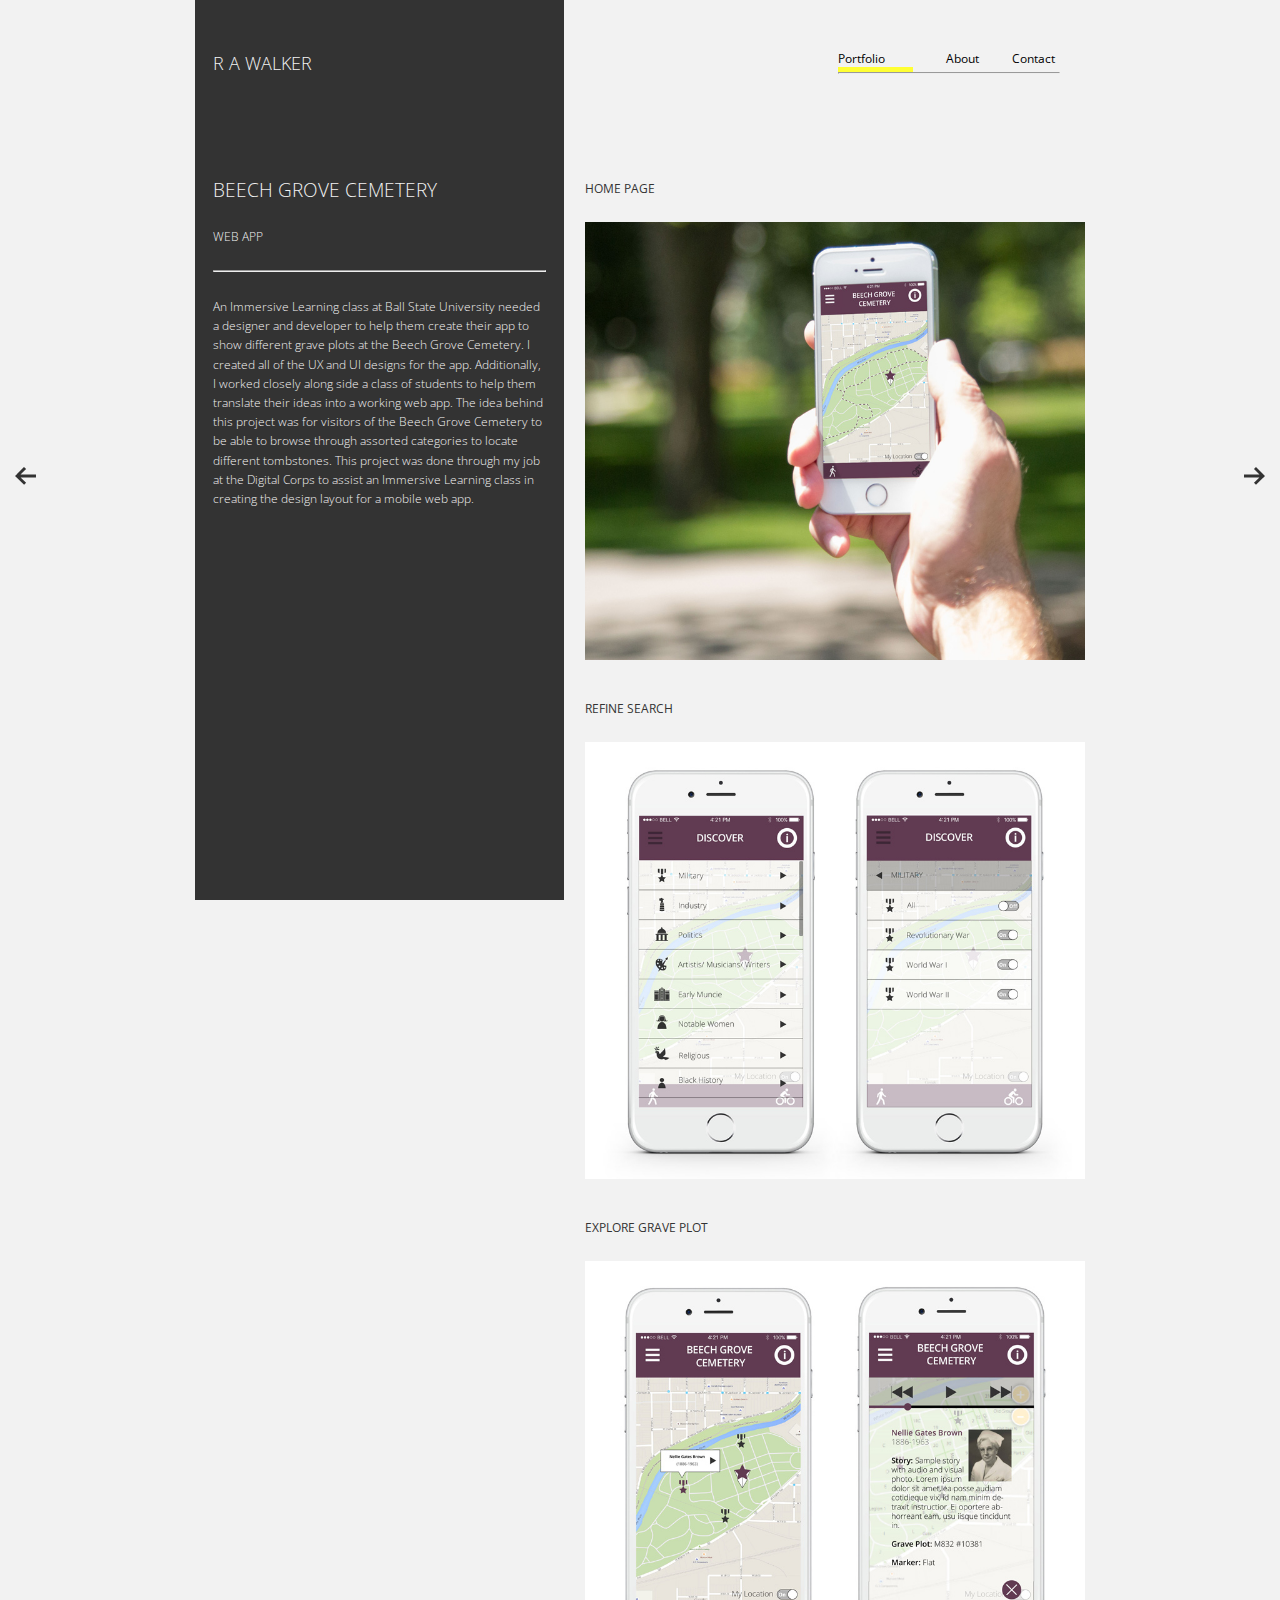
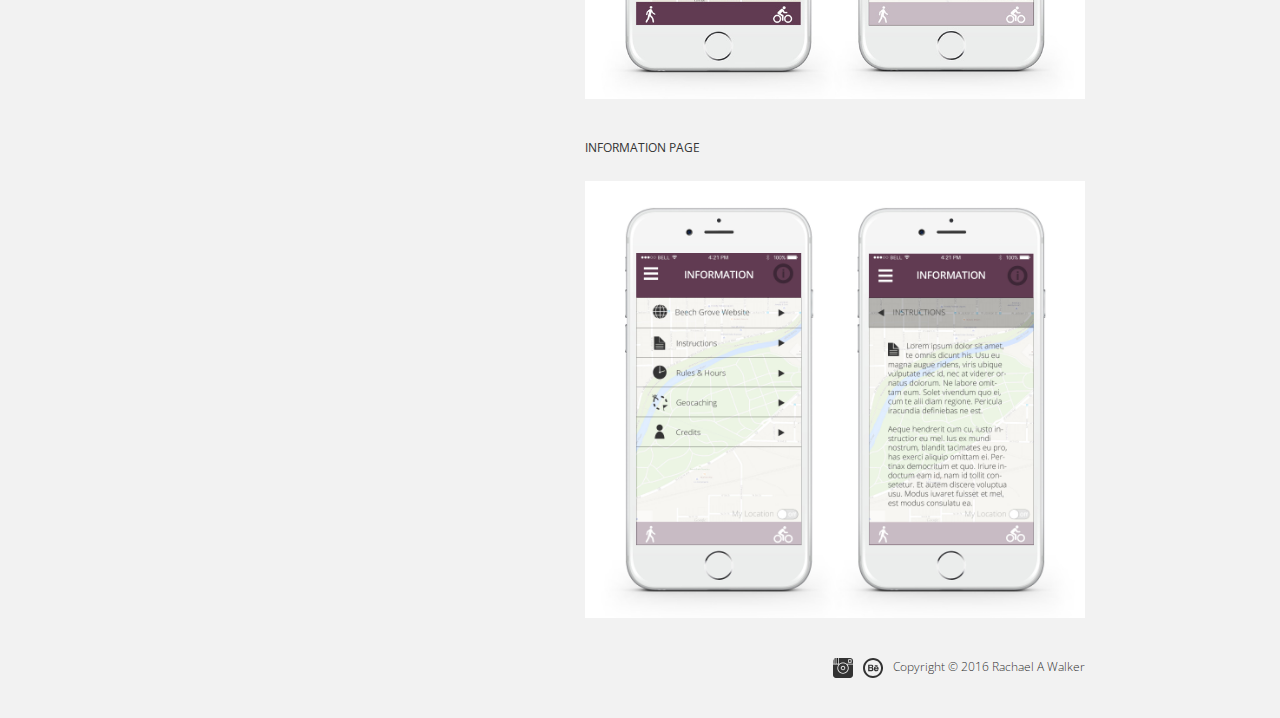
<file: cemetery.html>
<!DOCTYPE html>
<html lang="en">


<head>
    <meta charset="UTF-8">
    <title>R A Walker Design</title>
     <meta name="viewport" content="width=device-width, initial-scale=1">
    <link rel="stylesheet" href="styles/home.css">
    <link href='https://fonts.googleapis.com/css?family=Open+Sans:400,300' rel='stylesheet' type='text/css'>
    <link rel="apple-touch-icon" sizes="57x57" href="/apple-icon-57x57.png">
<link rel="apple-touch-icon" sizes="60x60" href="/apple-icon-60x60.png">
<link rel="apple-touch-icon" sizes="72x72" href="/apple-icon-72x72.png">
<link rel="apple-touch-icon" sizes="76x76" href="/apple-icon-76x76.png">
<link rel="apple-touch-icon" sizes="114x114" href="/apple-icon-114x114.png">
<link rel="apple-touch-icon" sizes="120x120" href="/apple-icon-120x120.png">
<link rel="apple-touch-icon" sizes="144x144" href="/apple-icon-144x144.png">
<link rel="apple-touch-icon" sizes="152x152" href="/apple-icon-152x152.png">
<link rel="apple-touch-icon" sizes="180x180" href="/apple-icon-180x180.png">
<link rel="icon" type="image/png" sizes="192x192"  href="/android-icon-192x192.png">
<link rel="icon" type="image/png" sizes="32x32" href="/favicon-32x32.png">
<link rel="icon" type="image/png" sizes="96x96" href="/favicon-96x96.png">
<link rel="icon" type="image/png" sizes="16x16" href="/favicon-16x16.png">
<link rel="manifest" href="/manifest.json">
<meta name="msapplication-TileColor" content="#ffffff">
<meta name="msapplication-TileImage" content="/ms-icon-144x144.png">
<meta name="theme-color" content="#ffffff">

<script>
 (function(i,s,o,g,r,a,m){i['GoogleAnalyticsObject']=r;i[r]=i[r]||function(){
 (i[r].q=i[r].q||[]).push(arguments)},i[r].l=1*new Date();a=s.createElement(o),
 m=s.getElementsByTagName(o)[0];a.async=1;a.src=g;m.parentNode.insertBefore(a,m)
 })(window,document,'script','//www.google-analytics.com/analytics.js','ga');

 ga('create', 'UA-73376753-1', 'auto');
 ga('send', 'pageview');

</script>
</head>



   <body>




    <div class="contentcontainer">

    <div class="textbox">

      <h3><a href="index.html">R A WALKER</a></h3>

       <h1>BEECH GROVE CEMETERY</h1>
       <h4>WEB APP</h4>

        <hr class="textboxline">

        <p>An Immersive Learning class at Ball State University needed a designer and developer to help them create their app to show different grave plots at the Beech Grove Cemetery. I created all of the UX and UI designs for the app. Additionally, I worked closely along side a class of students to help them translate their ideas into a working web app.
The idea behind this project was for visitors of the Beech Grove Cemetery to be able to browse through assorted categories to locate different tombstones. This project was done through my job at the Digital Corps to assist an Immersive Learning class in creating the design layout for a mobile web app.
</p>
<!-- <p>
   <a href="http://mobile-ind.squarespace.com/">Visit the site!</a>
</p> -->

         </div>

    <div class="showcase">

       <nav id="main-menu">
            <ul>
                <li class="yellow"><a href="index.html">Portfolio</a><div class="headerbox">                        </div></li>
                <li class="yellow"><a href="about.html">About</a></li>
                <li class="yellow"><a href="mailto:rawalkerdesign@gmail.com">Contact</a></li>
            </ul>

             <hr class="line">

        </nav>

        <div class="textbox_mobile">

          <h3><a href="index.html">R A WALKER</a></h3>

           <h1>BEECH GROVE CEMETERY</h1>
           <h4>WEB APP</h4>



            <p>An Immersive Learning class at Ball State University needed a designer and developer to help them create their app to show different grave plots at the Beech Grove Cemetery. I created all of the UX and UI designs for the app. Additionally, I worked closely along side a class of students to help them translate their ideas into a working web app.
        The idea behind this project was for visitors of the Beech Grove Cemetery to be able to browse through assorted categories to locate different tombstones. This project was done through my job at the Digital Corps to assist an Immersive Learning class in creating the design layout for a mobile web app.
        </p>
        <!-- <p>
        <a href="http://mobile-ind.squarespace.com/">Visit the site!</a>
        </p> -->

             </div>

             <a href="splice.html">
                    <div class="leftarrowbox">

                       <svg class="navarrow" version="1.1" id="Layer_1" xmlns="http://www.w3.org/2000/svg" xmlns:xlink="http://www.w3.org/1999/xlink" x="0px" y="0px"
             	 width="20.9px" height="17.8px" viewBox="504.1 375.1 20.9 17.8" enable-background="new 504.1 375.1 20.9 17.8"
             	 xml:space="preserve">
             <polygon class="navfill" fill="#333333" points="525.1,382.6 509.6,382.6 515.2,377.1 513.1,375.1 506.1,382.1 506.1,382.1 505.5,382.8 504.1,384.1
             	504.9,384.8 506.2,386.1 506.2,386.1 513.2,392.9 515.2,390.9 509.7,385.5 525.1,385.5 "/>
             </svg>

             </div></a>


             <a href="segovia.html">
                    <div class="rightarrowbox">
                       <svg class="navarrow" version="1.1" id="Layer_1" xmlns="http://www.w3.org/2000/svg" xmlns:xlink="http://www.w3.org/1999/xlink" x="0px" y="0px"
                       	 width="20.9px" height="17.8px" viewBox="504.1 375.1 20.9 17.8" enable-background="new 504.1 375.1 20.9 17.8"
                       	 xml:space="preserve">
                       <polygon class="navfill" fill="#333333" points="504.1,382.6 519.6,382.6 514.1,377.1 516.1,375.1 523.1,382.1 523.1,382.1 523.8,382.8 525.1,384.1
                       	524.4,384.8 523.1,386.1 523,386.1 516.1,392.9 514.1,390.9 519.5,385.5 504.1,385.5 "/>
                       </svg>
                            </div>
             </a>



          <div class="project">
             <div class="spacingattop"></div>

             <h4>HOME PAGE</h4>


             <a href="#">
             <img src="images/cemetery_gallery.jpg" alt="Beech Grove Cemetery Home Page">
             </a>

              <h4>REFINE SEARCH</h4>

              <a href="#">
             <img src="images/cemetery_1.jpg" alt="Beech Grove Cemetery Refine Search">
              </a>

              <h4>EXPLORE GRAVE PLOT</h4>

              <a href="#">
             <img src="images/cemetery_2.jpg" alt="Beech Grove Cemetery Explore Grave Plot">
              </a>

              <h4>INFORMATION PAGE</h4>


              <a href="#">
             <img src="images/cemetery_3.jpg" alt="Beech Grove Cemetery Information Page">
              </a>




          </div>

          <div class="footergallery">
            <p>Copyright © 2016 Rachael A Walker</p><a href="https://www.behance.net/rawalkerdesign/" target="_blank">
               <svg version="1.1" id="Layer_1" xmlns="http://www.w3.org/2000/svg" xmlns:xlink="http://www.w3.org/1999/xlink" x="0px" y="0px"
               	 viewBox="0 0 555.6 554.7" enable-background="new 0 0 555.6 554.7" xml:space="preserve">
               <g>
               	<path class="svgfill" fill="#333333" d="M277,554.7C124.2,554.6,0,430.3,0,277.6C0,123.3,124.9-0.2,280.8,0c150.8,0.2,275.1,125.9,274.9,278.1
               		C555.4,431.4,431.1,554.8,277,554.7z M277.7,54.9C154,55,55,154.4,55.3,278c0.3,123,99.5,222.2,222.1,222.2
               		c123.8,0,223-99,223-222.6C500.4,153.8,401.5,54.9,277.7,54.9z"/>
               	<path class="svgfill" fill="#333333" d="M143,364.8c0-60.6,0-119.6,0-180.8c7.4,0,14.4-0.1,21.4,0c26.4,0.4,52.8,0.1,79.2,1.7
               		c19.3,1.2,34,11.2,40.2,30.4c6.5,20,0.6,37.5-17.3,51.9c19.5,11.3,27.9,28.3,24.7,50.2c-3.8,26.1-20.5,44.2-48.2,46.1
               		C210.3,366.5,177.1,364.8,143,364.8z M180.6,287c0,16,0,30.9,0,46.3c17,0,33,0.6,49-0.2c15-0.7,22.9-9.7,23-24.1
               		c0-13.5-6.6-21.1-21.5-21.9C214.7,286.4,198.2,287,180.6,287z M180.2,256.2c19-0.9,37.2-1,55.2-2.8c10-1,14-9.1,13.8-18.5
               		c-0.2-9.7-5.7-16.6-15.5-17c-17.6-0.8-35.3-0.2-53.5-0.2C180.2,230.2,180.2,241.7,180.2,256.2z"/>
               	<path class="svgfill" fill="#333333" d="M338.6,308.6c-1.4,13.5,3.8,20,14,25.7c10.6,4.8,26.7,5.4,36.3-0.8c5.6-3.6,10-13.2,10-13.2
               		s15.2-0.4,30.3-0.4c-1.4,26.7-31.7,53.4-65.9,50.4c-42.8-3.7-66.4-34.5-61.9-80.8c4.2-43.2,34.6-66.5,79.7-60.9
               		c35.8,4.4,58.7,38.5,52.3,80C402,308.6,370.4,308.6,338.6,308.6z M400.9,284.3c-3.7-19.2-16.5-26.7-33.8-26.5
               		c-16.3,0.2-24.3,7.6-27.9,26.5C358.2,284.3,381.2,284.3,400.9,284.3z"/>
               	<path class="svgfill" fill="#333333" d="M326.2,213.2c0-6.7,0-11.9,0-18.1c26.2,0,51.8,0,78.2,0c0,6.1,0,11.6,0,18.1
               		C378.5,213.2,352.9,213.2,326.2,213.2z"/>
               </g>
               </svg></a>


            <a href="http://www.instagram.com/rawalkerdesign" target="_blank">
               <svg version="1.1" id="Layer_1" xmlns="http://www.w3.org/2000/svg" xmlns:xlink="http://www.w3.org/1999/xlink" x="0px" y="0px"
               	 viewBox="0 0 531.8 531.7" enable-background="new 0 0 531.8 531.7" xml:space="preserve">
               <g>
               	<g>
               		<g>
               			<rect class="svgfill" x="94.8" y="0" fill #333333" width="34.6" height="150.1"/>
               		</g>
               	</g>
               	<g>
               		<g>
               			<path class="svgfill" fill="#333333" d="M72.4,0.2v149.8H37.9V11.3C44.2,7.5,51,4.6,58,2.7C62.8,1.5,67.7,0.7,72.4,0.2z"/>
               		</g>
               	</g>
               	<g>
               		<g>
               			<path class="svgfill" fill="#333333" d="M15.5,31.8v118.3H0V78.6C0,61.5,5.6,45.1,15.5,31.8z"/>
               		</g>
               	</g>
               	<g>
               		<path class="svgfill" fill="#333333" d="M453.3,0H151.9v150.1h19.9c22-14.3,45.8-33.2,95-33.2c48.1,0,71.9,19,93.9,33.2h171.2V78.6
               			C531.8,29,502.8,0,453.3,0z M494.1,111.5c0,8.2-6.7,14.9-14.9,14.9h-62.3c-8.3,0-14.9-6.7-14.9-14.9V49.2
               			c0-8.3,6.6-14.9,14.9-14.9h62.3c8.2,0,14.9,6.6,14.9,14.9V111.5z"/>
               	</g>
               	<g>
               		<g>
               			<path class="svgfill" fill="#333333" d="M531.8,172.5v280.6c0,43.3-35.2,78.6-78.6,78.6H78.6C35.2,531.7,0,496.4,0,453.1V172.5h148.8
               				c-21.7,26.7-33.8,60.4-33.8,95.4c0,83.5,68,151.5,151.5,151.5c83.5,0,151.5-68,151.5-151.5c0-35-12.1-68.7-33.8-95.4H531.8z"/>
               		</g>
               	</g>
               	<g>
               		<g>
               			<path class="svgfill" fill="#333333" d="M476,80.3c0,15.5-12.6,28.1-28.1,28.1c-15.4,0-27.9-12.6-27.9-28.1c0-15.5,12.6-27.9,27.9-27.9
               				C463.4,52.3,476,64.8,476,80.3z"/>
               		</g>
               	</g>
               	<path class="svgfill" fill="#333333" d="M353.5,172.5c-1-0.9-2-1.8-3-2.7l-8.8-7.4c-4.1-3-8.4-5.7-12.9-8.2c-1.2-0.7-2.5-1.3-3.8-1.9
               		c-17.5-9-37.4-14-58.4-14c-21,0-40.9,5.1-58.4,14c-1.3,0.6-2.6,1.2-3.8,1.9c-4.5,2.5-8.8,5.2-12.9,8.2l-8.8,7.4c-1,0.9-2,1.8-3,2.7
               		c-26.8,24.5-42.2,58.9-42.2,95.4c0,71.2,57.9,129.1,129.1,129.1S395.7,339.1,395.7,268C395.7,231.5,380.3,197,353.5,172.5z
               		 M266.6,327.8c-33,0-59.8-26.8-59.8-59.8c0-33,26.8-59.8,59.8-59.8s59.8,26.8,59.8,59.8C326.4,300.9,299.6,327.8,266.6,327.8z"/>
               	<path class="svgfill" fill="#333333" d="M304.7,267.9c0,21-17.1,38.2-38.2,38.2c-21,0-38.2-17.2-38.2-38.2c0-21,17.2-38.2,38.2-38.2
               		C287.7,229.8,304.7,246.9,304.7,267.9z"/>
               </g>
               </svg>

            </a>
          </div>
    </div>







       </div>

</body>
</html>
</file>
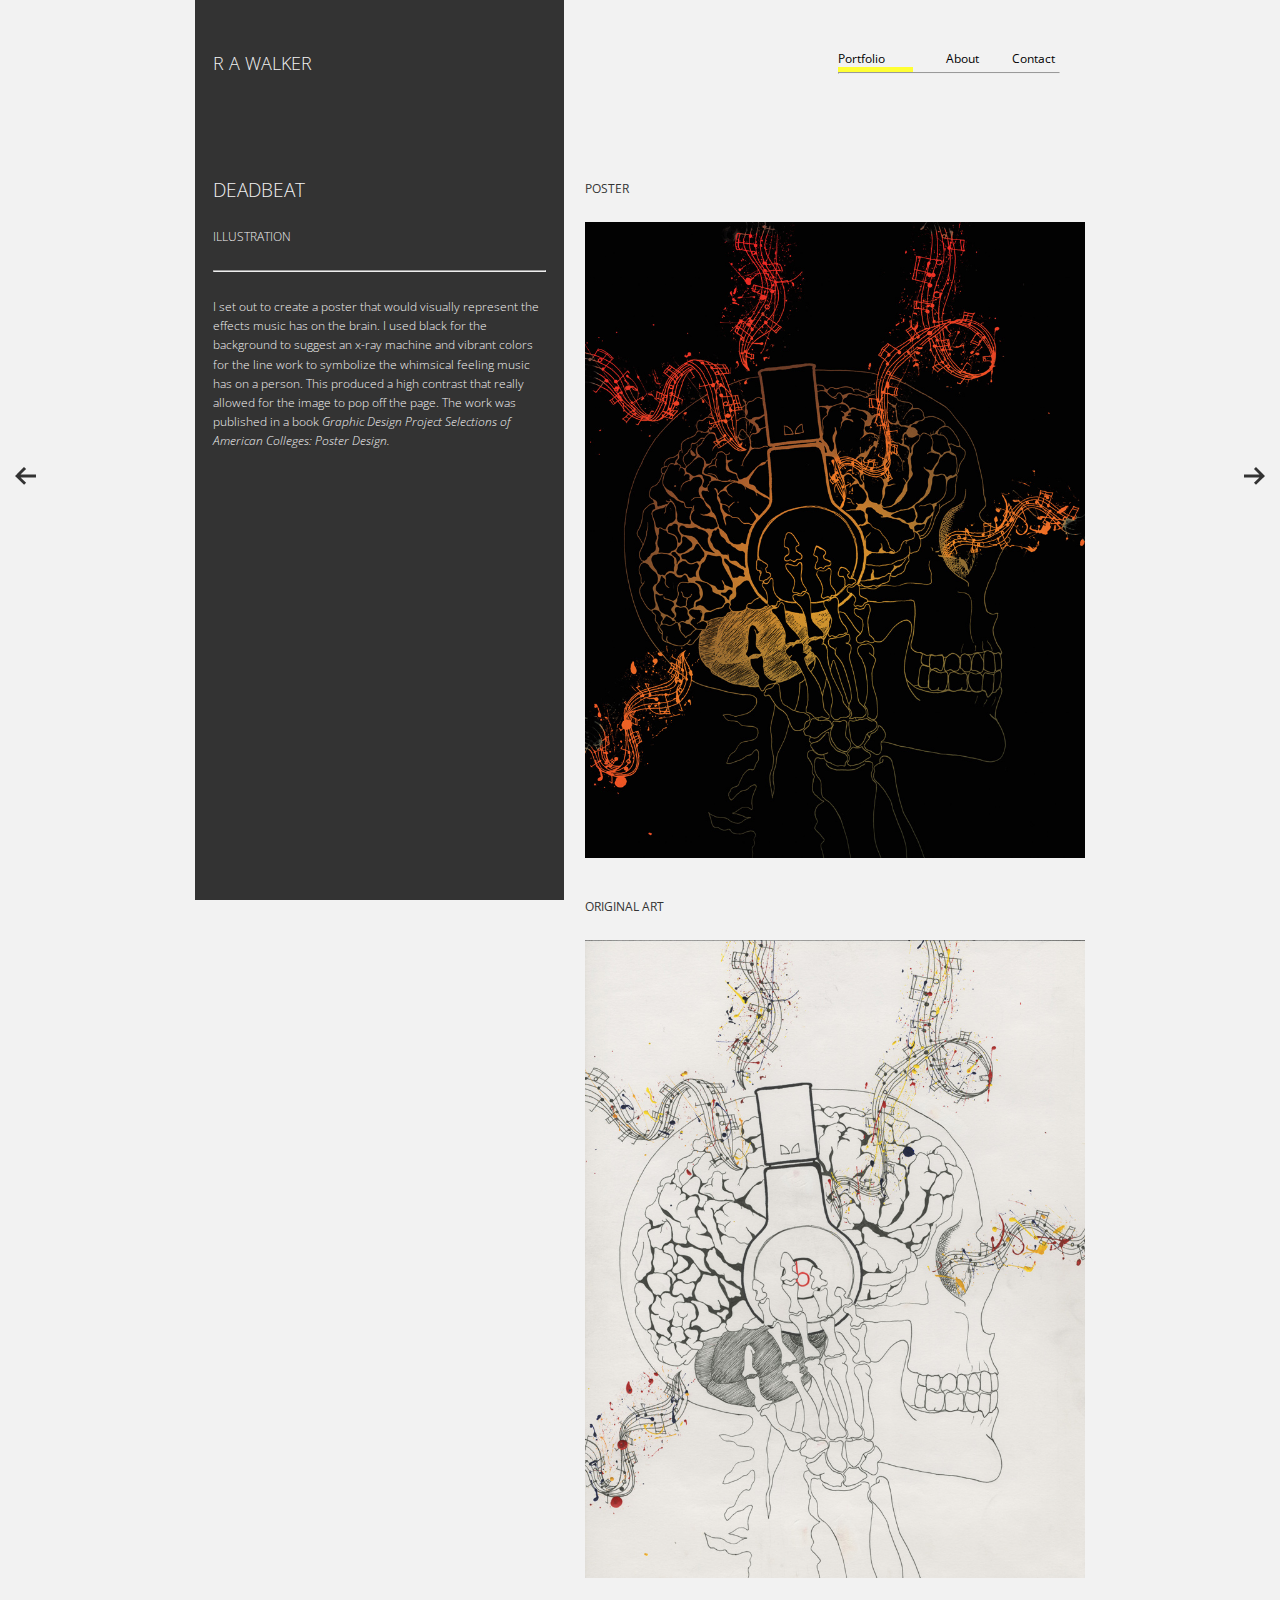
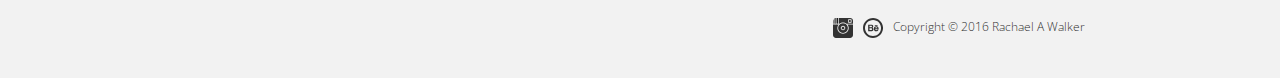
<file: deadbeats.html>
<!DOCTYPE html>
<html lang="en">


<head>
    <meta charset="UTF-8">
    <title>R A Walker Design</title>
     <meta name="viewport" content="width=device-width, initial-scale=1">
    <link rel="stylesheet" href="styles/home.css">
    <link href='https://fonts.googleapis.com/css?family=Open+Sans:400,300' rel='stylesheet' type='text/css'>

<script>
 (function(i,s,o,g,r,a,m){i['GoogleAnalyticsObject']=r;i[r]=i[r]||function(){
 (i[r].q=i[r].q||[]).push(arguments)},i[r].l=1*new Date();a=s.createElement(o),
 m=s.getElementsByTagName(o)[0];a.async=1;a.src=g;m.parentNode.insertBefore(a,m)
 })(window,document,'script','//www.google-analytics.com/analytics.js','ga');

 ga('create', 'UA-73376753-1', 'auto');
 ga('send', 'pageview');

</script>
</head>



   <body>


    <div class="contentcontainer">

    <div class="textbox">

      <h3><a href="index.html">R A WALKER</a></h3>

       <h1>DEADBEAT</h1>
       <h4>ILLUSTRATION</h4>

        <hr class="textboxline">

        <p>

        I set out to create a poster that would visually represent the effects music has on the brain. I used black for the background to suggest an x-ray machine and vibrant colors for the line work to symbolize the whimsical feeling music has on a person. This produced a high contrast that really allowed for the image to pop off the page. The work was published in a book <span class="booktitle">Graphic Design Project Selections of American Colleges: Poster Design.</span> </p>

    </div>

    <div class="showcase">

       <nav id="main-menu">
            <ul>
                <li class="yellow"><a href="index.html">Portfolio</a><div class="headerbox">                        </div></li>
                <li class="yellow"><a href="about.html">About</a></li>
                <li class="yellow"><a href="mailto:rawalkerdesign@gmail.com">Contact</a></li>
            </ul>

             <hr class="line">

        </nav>

        <div class="textbox_mobile">

          <h3><a href="index.html">R A WALKER</a></h3>

           <h1>DEADBEAT</h1>
           <h4>ILLUSTRATION</h4>



            <p>

            I set out to create a poster that would visually represent the effects music has on the brain. I used black for the background to suggest an x-ray machine and vibrant colors for the line work to symbolize the whimsical feeling music has on a person. This produced a high contrast that really allowed for the image to pop off the page. The work was published in a book <span class="booktitle">Graphic Design Project Selections of American Colleges: Poster Design.</span> </p>

        </div>




        <a href="pentool.html">
               <div class="leftarrowbox">

                  <svg class="navarrow" version="1.1" id="Layer_1" xmlns="http://www.w3.org/2000/svg" xmlns:xlink="http://www.w3.org/1999/xlink" x="0px" y="0px"
        	 width="20.9px" height="17.8px" viewBox="504.1 375.1 20.9 17.8" enable-background="new 504.1 375.1 20.9 17.8"
        	 xml:space="preserve">
        <polygon class="navfill" fill="#333333" points="525.1,382.6 509.6,382.6 515.2,377.1 513.1,375.1 506.1,382.1 506.1,382.1 505.5,382.8 504.1,384.1
        	504.9,384.8 506.2,386.1 506.2,386.1 513.2,392.9 515.2,390.9 509.7,385.5 525.1,385.5 "/>
        </svg>

        </div></a>


        <a href="typographic.html">
               <div class="rightarrowbox">
                  <svg class="navarrow" version="1.1" id="Layer_1" xmlns="http://www.w3.org/2000/svg" xmlns:xlink="http://www.w3.org/1999/xlink" x="0px" y="0px"
                  	 width="20.9px" height="17.8px" viewBox="504.1 375.1 20.9 17.8" enable-background="new 504.1 375.1 20.9 17.8"
                  	 xml:space="preserve">
                  <polygon class="navfill" fill="#333333" points="504.1,382.6 519.6,382.6 514.1,377.1 516.1,375.1 523.1,382.1 523.1,382.1 523.8,382.8 525.1,384.1
                  	524.4,384.8 523.1,386.1 523,386.1 516.1,392.9 514.1,390.9 519.5,385.5 504.1,385.5 "/>
                  </svg></div>
        </a>



          <div class="project">
             <div class="spacingattop"></div>

              <h4>POSTER</h4>

              <a href="#">
             <img src="images/deadbeat_gallery.jpg" alt="Deadbeat Poster">
              </a>

              <h4>ORIGINAL ART</h4>

              <a href="#">
             <img src="images/deadbeat_2.jpg" alt="Deadbeat Original Design">
              </a>



          </div>

          <div class="footergallery">
            <p>Copyright © 2016 Rachael A Walker</p><a href="https://www.behance.net/rawalkerdesign/" target="_blank">
               <svg version="1.1" id="Layer_1" xmlns="http://www.w3.org/2000/svg" xmlns:xlink="http://www.w3.org/1999/xlink" x="0px" y="0px"
               	 viewBox="0 0 555.6 554.7" enable-background="new 0 0 555.6 554.7" xml:space="preserve">
               <g>
               	<path class="svgfill" fill="#333333" d="M277,554.7C124.2,554.6,0,430.3,0,277.6C0,123.3,124.9-0.2,280.8,0c150.8,0.2,275.1,125.9,274.9,278.1
               		C555.4,431.4,431.1,554.8,277,554.7z M277.7,54.9C154,55,55,154.4,55.3,278c0.3,123,99.5,222.2,222.1,222.2
               		c123.8,0,223-99,223-222.6C500.4,153.8,401.5,54.9,277.7,54.9z"/>
               	<path class="svgfill" fill="#333333" d="M143,364.8c0-60.6,0-119.6,0-180.8c7.4,0,14.4-0.1,21.4,0c26.4,0.4,52.8,0.1,79.2,1.7
               		c19.3,1.2,34,11.2,40.2,30.4c6.5,20,0.6,37.5-17.3,51.9c19.5,11.3,27.9,28.3,24.7,50.2c-3.8,26.1-20.5,44.2-48.2,46.1
               		C210.3,366.5,177.1,364.8,143,364.8z M180.6,287c0,16,0,30.9,0,46.3c17,0,33,0.6,49-0.2c15-0.7,22.9-9.7,23-24.1
               		c0-13.5-6.6-21.1-21.5-21.9C214.7,286.4,198.2,287,180.6,287z M180.2,256.2c19-0.9,37.2-1,55.2-2.8c10-1,14-9.1,13.8-18.5
               		c-0.2-9.7-5.7-16.6-15.5-17c-17.6-0.8-35.3-0.2-53.5-0.2C180.2,230.2,180.2,241.7,180.2,256.2z"/>
               	<path class="svgfill" fill="#333333" d="M338.6,308.6c-1.4,13.5,3.8,20,14,25.7c10.6,4.8,26.7,5.4,36.3-0.8c5.6-3.6,10-13.2,10-13.2
               		s15.2-0.4,30.3-0.4c-1.4,26.7-31.7,53.4-65.9,50.4c-42.8-3.7-66.4-34.5-61.9-80.8c4.2-43.2,34.6-66.5,79.7-60.9
               		c35.8,4.4,58.7,38.5,52.3,80C402,308.6,370.4,308.6,338.6,308.6z M400.9,284.3c-3.7-19.2-16.5-26.7-33.8-26.5
               		c-16.3,0.2-24.3,7.6-27.9,26.5C358.2,284.3,381.2,284.3,400.9,284.3z"/>
               	<path class="svgfill" fill="#333333" d="M326.2,213.2c0-6.7,0-11.9,0-18.1c26.2,0,51.8,0,78.2,0c0,6.1,0,11.6,0,18.1
               		C378.5,213.2,352.9,213.2,326.2,213.2z"/>
               </g>
               </svg></a>


            <a href="http://www.instagram.com/rawalkerdesign" target="_blank">
               <svg version="1.1" id="Layer_1" xmlns="http://www.w3.org/2000/svg" xmlns:xlink="http://www.w3.org/1999/xlink" x="0px" y="0px"
               	 viewBox="0 0 531.8 531.7" enable-background="new 0 0 531.8 531.7" xml:space="preserve">
               <g>
               	<g>
               		<g>
               			<rect class="svgfill" x="94.8" y="0" fill #333333" width="34.6" height="150.1"/>
               		</g>
               	</g>
               	<g>
               		<g>
               			<path class="svgfill" fill="#333333" d="M72.4,0.2v149.8H37.9V11.3C44.2,7.5,51,4.6,58,2.7C62.8,1.5,67.7,0.7,72.4,0.2z"/>
               		</g>
               	</g>
               	<g>
               		<g>
               			<path class="svgfill" fill="#333333" d="M15.5,31.8v118.3H0V78.6C0,61.5,5.6,45.1,15.5,31.8z"/>
               		</g>
               	</g>
               	<g>
               		<path class="svgfill" fill="#333333" d="M453.3,0H151.9v150.1h19.9c22-14.3,45.8-33.2,95-33.2c48.1,0,71.9,19,93.9,33.2h171.2V78.6
               			C531.8,29,502.8,0,453.3,0z M494.1,111.5c0,8.2-6.7,14.9-14.9,14.9h-62.3c-8.3,0-14.9-6.7-14.9-14.9V49.2
               			c0-8.3,6.6-14.9,14.9-14.9h62.3c8.2,0,14.9,6.6,14.9,14.9V111.5z"/>
               	</g>
               	<g>
               		<g>
               			<path class="svgfill" fill="#333333" d="M531.8,172.5v280.6c0,43.3-35.2,78.6-78.6,78.6H78.6C35.2,531.7,0,496.4,0,453.1V172.5h148.8
               				c-21.7,26.7-33.8,60.4-33.8,95.4c0,83.5,68,151.5,151.5,151.5c83.5,0,151.5-68,151.5-151.5c0-35-12.1-68.7-33.8-95.4H531.8z"/>
               		</g>
               	</g>
               	<g>
               		<g>
               			<path class="svgfill" fill="#333333" d="M476,80.3c0,15.5-12.6,28.1-28.1,28.1c-15.4,0-27.9-12.6-27.9-28.1c0-15.5,12.6-27.9,27.9-27.9
               				C463.4,52.3,476,64.8,476,80.3z"/>
               		</g>
               	</g>
               	<path class="svgfill" fill="#333333" d="M353.5,172.5c-1-0.9-2-1.8-3-2.7l-8.8-7.4c-4.1-3-8.4-5.7-12.9-8.2c-1.2-0.7-2.5-1.3-3.8-1.9
               		c-17.5-9-37.4-14-58.4-14c-21,0-40.9,5.1-58.4,14c-1.3,0.6-2.6,1.2-3.8,1.9c-4.5,2.5-8.8,5.2-12.9,8.2l-8.8,7.4c-1,0.9-2,1.8-3,2.7
               		c-26.8,24.5-42.2,58.9-42.2,95.4c0,71.2,57.9,129.1,129.1,129.1S395.7,339.1,395.7,268C395.7,231.5,380.3,197,353.5,172.5z
               		 M266.6,327.8c-33,0-59.8-26.8-59.8-59.8c0-33,26.8-59.8,59.8-59.8s59.8,26.8,59.8,59.8C326.4,300.9,299.6,327.8,266.6,327.8z"/>
               	<path class="svgfill" fill="#333333" d="M304.7,267.9c0,21-17.1,38.2-38.2,38.2c-21,0-38.2-17.2-38.2-38.2c0-21,17.2-38.2,38.2-38.2
               		C287.7,229.8,304.7,246.9,304.7,267.9z"/>
               </g>
               </svg>

            </a>
          </div>
    </div>







       </div>

</body>
</html>
</file>
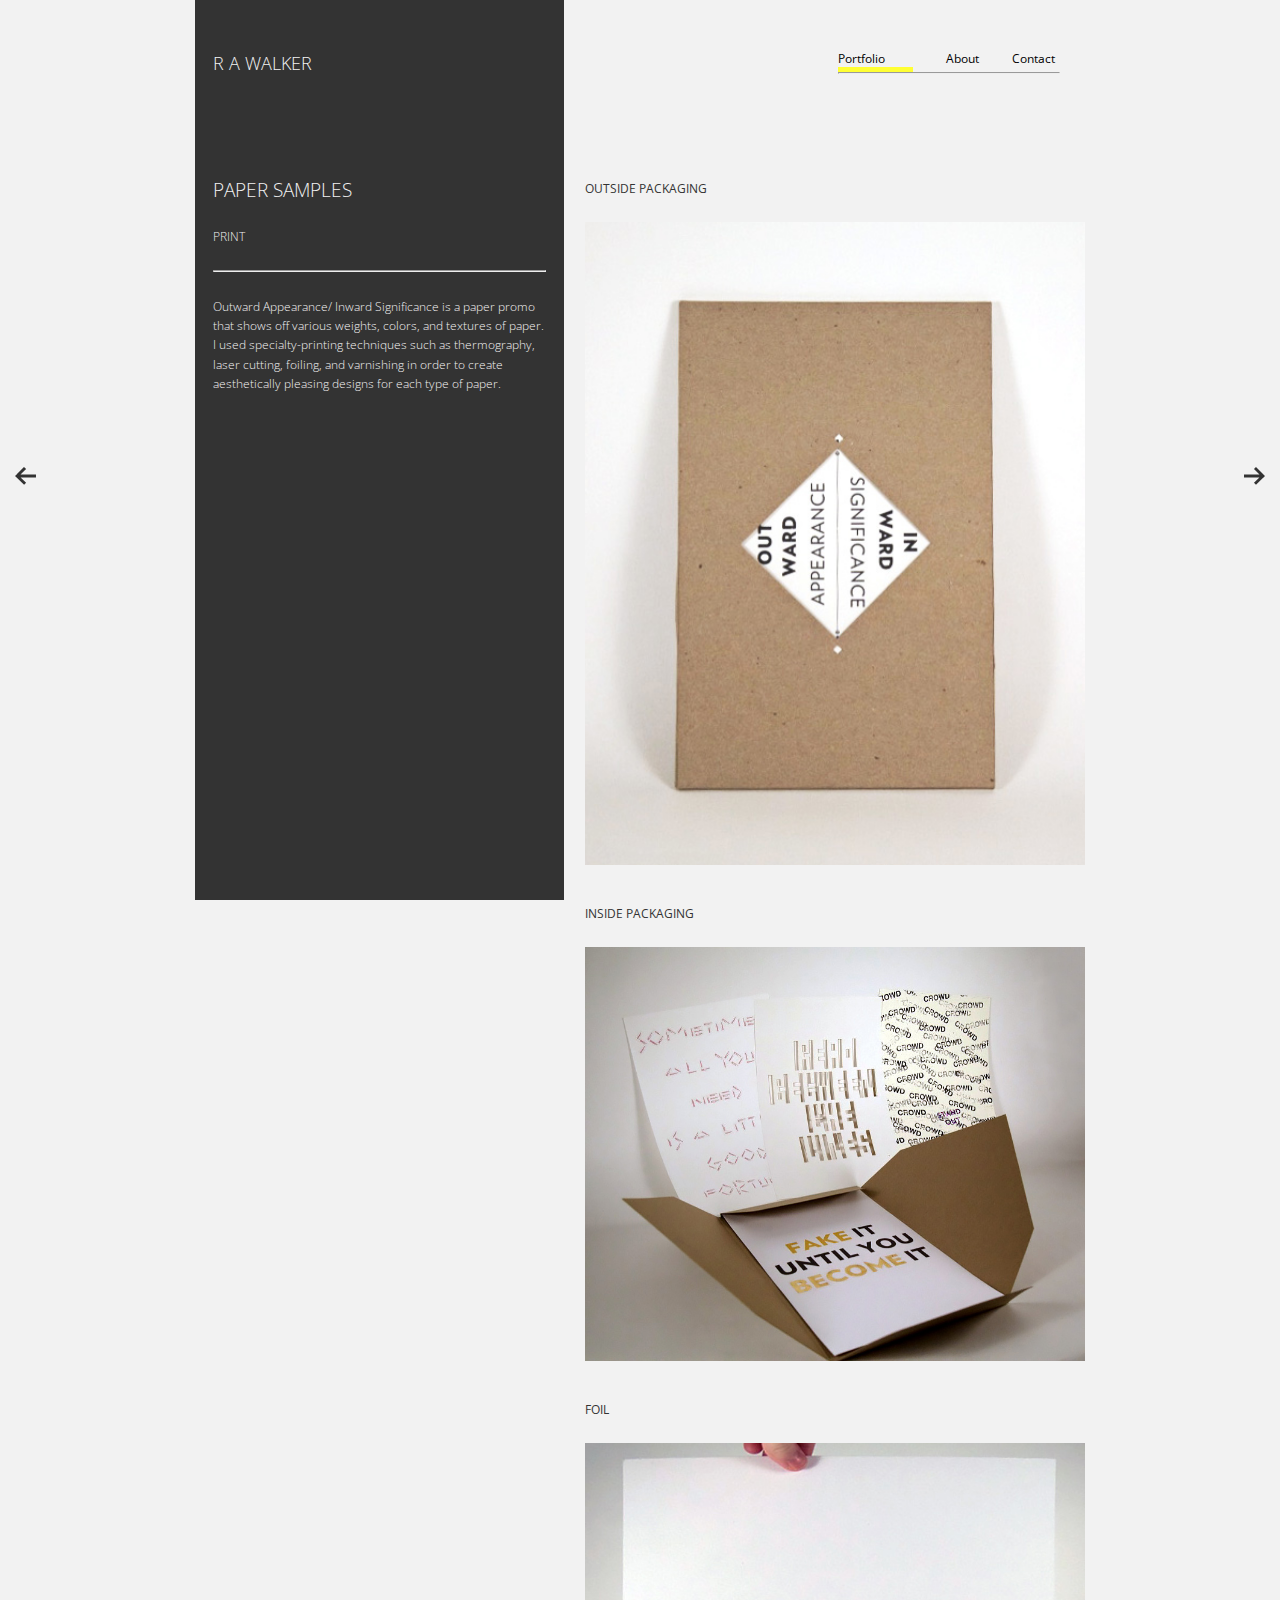
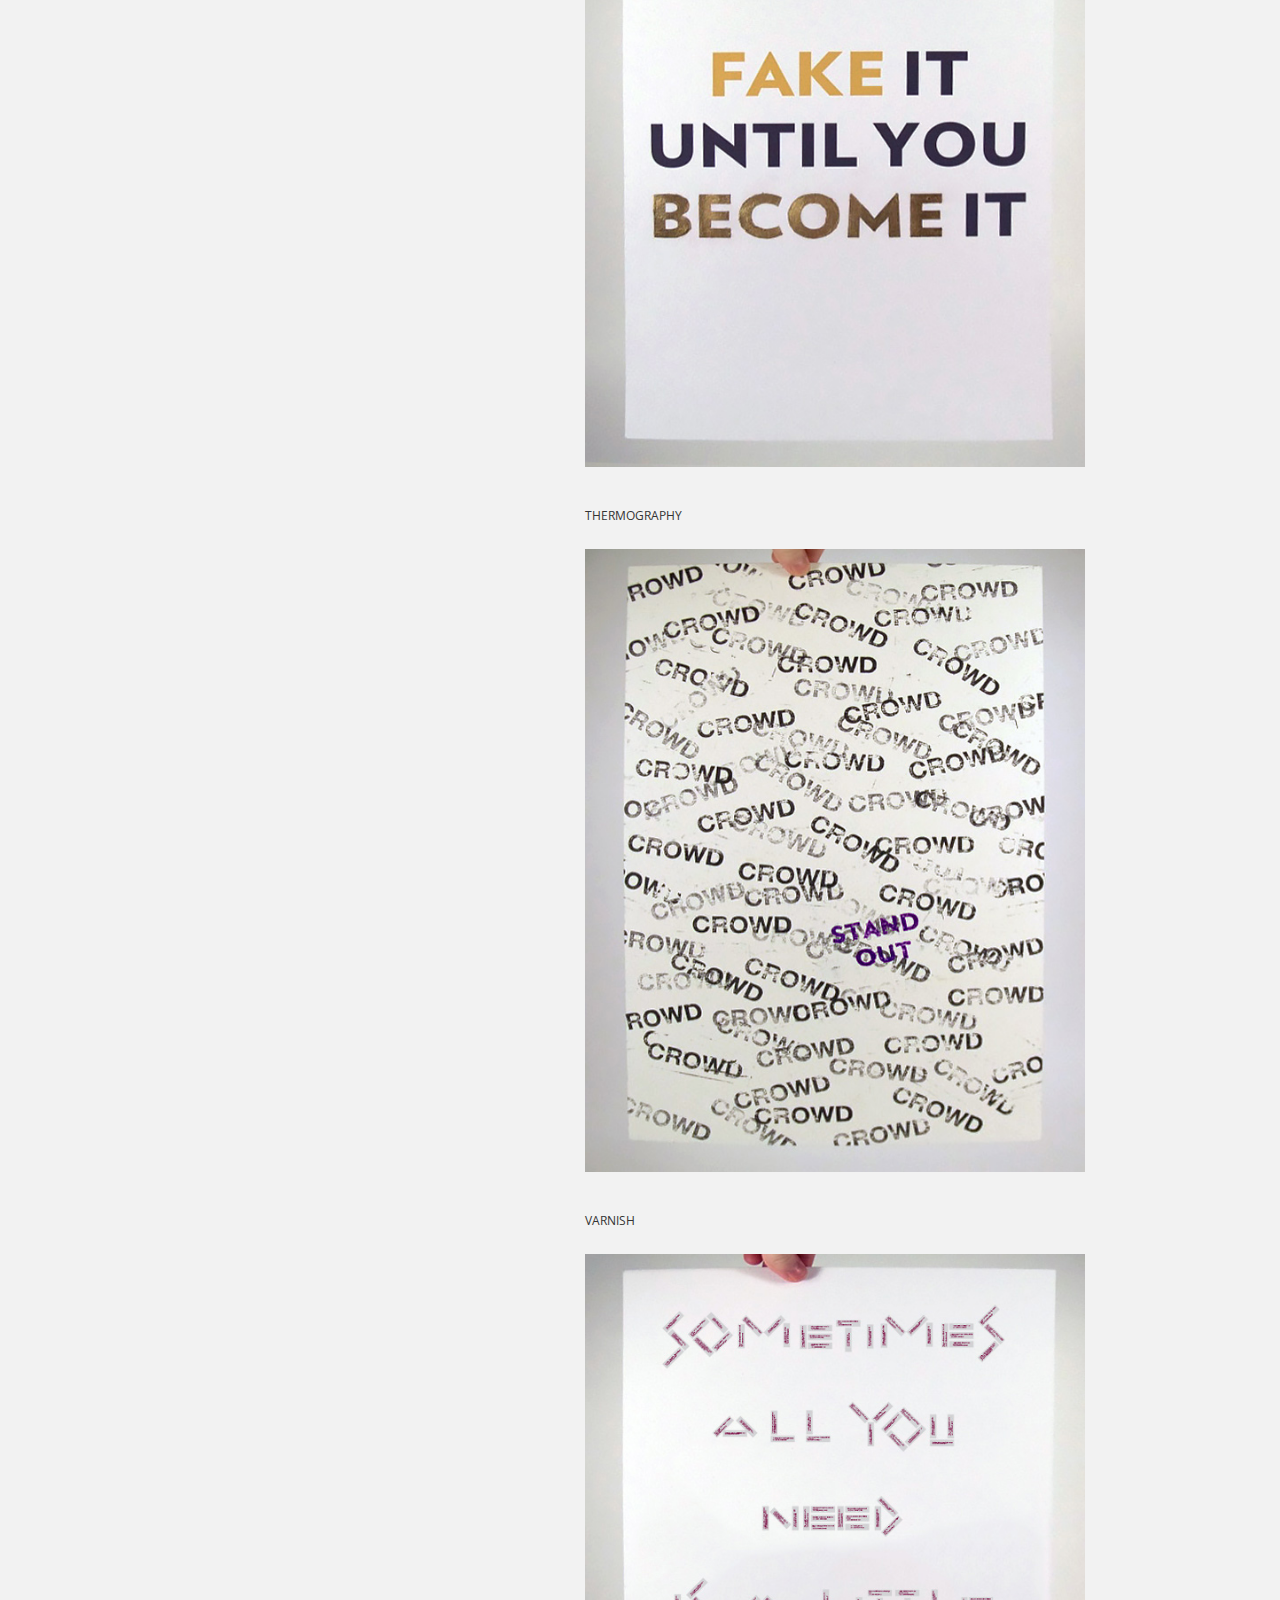
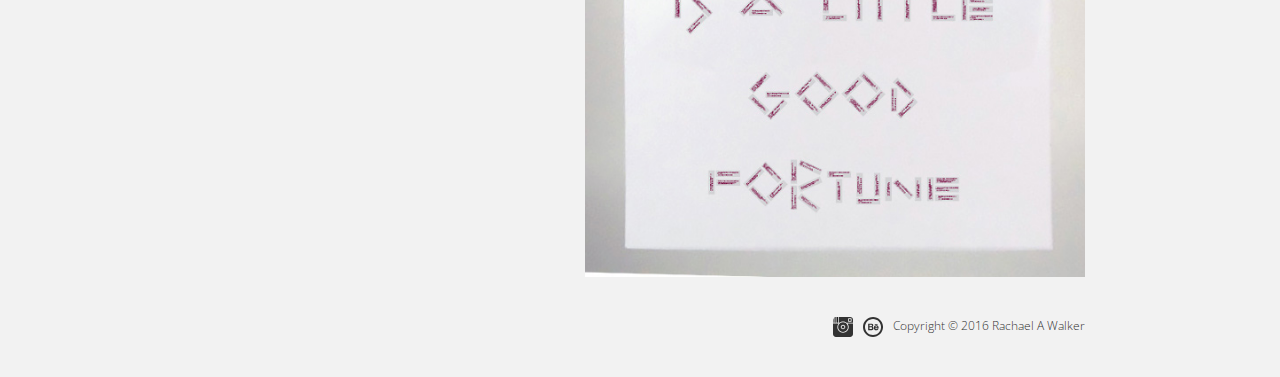
<file: papersamples.html>
<!DOCTYPE html>
<html lang="en">


<head>
    <meta charset="UTF-8">
    <title>R A Walker Design</title>
    <link rel="stylesheet" href="styles/home.css">
     <meta name="viewport" content="width=device-width, initial-scale=1">
    <link href='https://fonts.googleapis.com/css?family=Open+Sans:400,300' rel='stylesheet' type='text/css'>
    <link rel="apple-touch-icon" sizes="57x57" href="/apple-icon-57x57.png">
<link rel="apple-touch-icon" sizes="60x60" href="/apple-icon-60x60.png">
<link rel="apple-touch-icon" sizes="72x72" href="/apple-icon-72x72.png">
<link rel="apple-touch-icon" sizes="76x76" href="/apple-icon-76x76.png">
<link rel="apple-touch-icon" sizes="114x114" href="/apple-icon-114x114.png">
<link rel="apple-touch-icon" sizes="120x120" href="/apple-icon-120x120.png">
<link rel="apple-touch-icon" sizes="144x144" href="/apple-icon-144x144.png">
<link rel="apple-touch-icon" sizes="152x152" href="/apple-icon-152x152.png">
<link rel="apple-touch-icon" sizes="180x180" href="/apple-icon-180x180.png">
<link rel="icon" type="image/png" sizes="192x192"  href="/android-icon-192x192.png">
<link rel="icon" type="image/png" sizes="32x32" href="/favicon-32x32.png">
<link rel="icon" type="image/png" sizes="96x96" href="/favicon-96x96.png">
<link rel="icon" type="image/png" sizes="16x16" href="/favicon-16x16.png">
<link rel="manifest" href="/manifest.json">
<meta name="msapplication-TileColor" content="#ffffff">
<meta name="msapplication-TileImage" content="/ms-icon-144x144.png">
<meta name="theme-color" content="#ffffff">

<script>
 (function(i,s,o,g,r,a,m){i['GoogleAnalyticsObject']=r;i[r]=i[r]||function(){
 (i[r].q=i[r].q||[]).push(arguments)},i[r].l=1*new Date();a=s.createElement(o),
 m=s.getElementsByTagName(o)[0];a.async=1;a.src=g;m.parentNode.insertBefore(a,m)
 })(window,document,'script','//www.google-analytics.com/analytics.js','ga');

 ga('create', 'UA-73376753-1', 'auto');
 ga('send', 'pageview');

</script>
</head>



   <body>


    <div class="contentcontainer">

    <div class="textbox">

      <h3><a href="index.html">R A WALKER</a></h3>

       <h1>PAPER SAMPLES</h1>
       <h4>PRINT</h4>

        <hr class="textboxline">

        <p>
           Outward Appearance/ Inward Significance is a paper promo that shows off various weights, colors, and textures of paper. I used specialty-printing techniques such as thermography, laser cutting, foiling, and varnishing in order to create aesthetically pleasing designs for each type of paper.

        </p>

       </div>

    <div class="showcase">

       <nav id="main-menu">
            <ul>
                <li class="yellow"><a href="index.html">Portfolio</a><div class="headerbox">                        </div></li>
                <li class="yellow"><a href="about.html">About</a></li>
                <li class="yellow"><a href="mailto:rawalkerdesign@gmail.com">Contact</a></li>
            </ul>

             <hr class="line">

        </nav>


        <div class="textbox_mobile">

         <h3><a href="index.html">R A WALKER</a></h3>

          <h1>PAPER SAMPLES</h1>
          <h4>PRINT</h4>



           <p>
              Outward Appearance/ Inward Significance is a paper promo that shows off various weights, colors, and textures of paper. I used specialty-printing techniques such as thermography, laser cutting, foiling, and varnishing in order to create aesthetically pleasing designs for each type of paper.

           </p>

          </div>

          <a href="sustainability.html">
                 <div class="leftarrowbox">

                    <svg class="navarrow" version="1.1" id="Layer_1" xmlns="http://www.w3.org/2000/svg" xmlns:xlink="http://www.w3.org/1999/xlink" x="0px" y="0px"
          	 width="20.9px" height="17.8px" viewBox="504.1 375.1 20.9 17.8" enable-background="new 504.1 375.1 20.9 17.8"
          	 xml:space="preserve">
          <polygon class="navfill" fill="#333333" points="525.1,382.6 509.6,382.6 515.2,377.1 513.1,375.1 506.1,382.1 506.1,382.1 505.5,382.8 504.1,384.1
          	504.9,384.8 506.2,386.1 506.2,386.1 513.2,392.9 515.2,390.9 509.7,385.5 525.1,385.5 "/>
          </svg>

          </div></a>


          <a href="calendar.html">
                 <div class="rightarrowbox">
                    <svg class="navarrow" version="1.1" id="Layer_1" xmlns="http://www.w3.org/2000/svg" xmlns:xlink="http://www.w3.org/1999/xlink" x="0px" y="0px"
                    	 width="20.9px" height="17.8px" viewBox="504.1 375.1 20.9 17.8" enable-background="new 504.1 375.1 20.9 17.8"
                    	 xml:space="preserve">
                    <polygon class="navfill" fill="#333333" points="504.1,382.6 519.6,382.6 514.1,377.1 516.1,375.1 523.1,382.1 523.1,382.1 523.8,382.8 525.1,384.1
                    	524.4,384.8 523.1,386.1 523,386.1 516.1,392.9 514.1,390.9 519.5,385.5 504.1,385.5 "/>
                    </svg></div>
          </a>




          <div class="project">
             <div class="spacingattop"></div>
              <h4>OUTSIDE PACKAGING</h4>

              <a href="#">
             <img src="images/papersamples_1.jpg" alt="Paper Samples Outside Packaging">
              </a>

              <h4>INSIDE PACKAGING</h4>

              <a href="#">
             <img src="images/papersamples_2.jpg" alt="Paper Samples Inside Packaging">
              </a>

              <h4>FOIL</h4>


              <a href="#">
             <img src="images/papersamples_3.jpg" alt="Paper Samples Foil">
              </a>

              <h4>THERMOGRAPHY</h4>

              <a href="#">
             <img src="images/papersamples_4.jpg" alt="Paper Samples Thermography">
              </a>

              <h4>VARNISH</h4>

                <a href="#">
             <img src="images/papersamples_5.jpg" alt="Paper Samples Varnish">
              </a>


          </div>
          <div class="footergallery">
            <p>Copyright © 2016 Rachael A Walker</p><a href="https://www.behance.net/rawalkerdesign/" target="_blank">
               <svg version="1.1" id="Layer_1" xmlns="http://www.w3.org/2000/svg" xmlns:xlink="http://www.w3.org/1999/xlink" x="0px" y="0px"
               	 viewBox="0 0 555.6 554.7" enable-background="new 0 0 555.6 554.7" xml:space="preserve">
               <g>
               	<path class="svgfill" fill="#333333" d="M277,554.7C124.2,554.6,0,430.3,0,277.6C0,123.3,124.9-0.2,280.8,0c150.8,0.2,275.1,125.9,274.9,278.1
               		C555.4,431.4,431.1,554.8,277,554.7z M277.7,54.9C154,55,55,154.4,55.3,278c0.3,123,99.5,222.2,222.1,222.2
               		c123.8,0,223-99,223-222.6C500.4,153.8,401.5,54.9,277.7,54.9z"/>
               	<path class="svgfill" fill="#333333" d="M143,364.8c0-60.6,0-119.6,0-180.8c7.4,0,14.4-0.1,21.4,0c26.4,0.4,52.8,0.1,79.2,1.7
               		c19.3,1.2,34,11.2,40.2,30.4c6.5,20,0.6,37.5-17.3,51.9c19.5,11.3,27.9,28.3,24.7,50.2c-3.8,26.1-20.5,44.2-48.2,46.1
               		C210.3,366.5,177.1,364.8,143,364.8z M180.6,287c0,16,0,30.9,0,46.3c17,0,33,0.6,49-0.2c15-0.7,22.9-9.7,23-24.1
               		c0-13.5-6.6-21.1-21.5-21.9C214.7,286.4,198.2,287,180.6,287z M180.2,256.2c19-0.9,37.2-1,55.2-2.8c10-1,14-9.1,13.8-18.5
               		c-0.2-9.7-5.7-16.6-15.5-17c-17.6-0.8-35.3-0.2-53.5-0.2C180.2,230.2,180.2,241.7,180.2,256.2z"/>
               	<path class="svgfill" fill="#333333" d="M338.6,308.6c-1.4,13.5,3.8,20,14,25.7c10.6,4.8,26.7,5.4,36.3-0.8c5.6-3.6,10-13.2,10-13.2
               		s15.2-0.4,30.3-0.4c-1.4,26.7-31.7,53.4-65.9,50.4c-42.8-3.7-66.4-34.5-61.9-80.8c4.2-43.2,34.6-66.5,79.7-60.9
               		c35.8,4.4,58.7,38.5,52.3,80C402,308.6,370.4,308.6,338.6,308.6z M400.9,284.3c-3.7-19.2-16.5-26.7-33.8-26.5
               		c-16.3,0.2-24.3,7.6-27.9,26.5C358.2,284.3,381.2,284.3,400.9,284.3z"/>
               	<path class="svgfill" fill="#333333" d="M326.2,213.2c0-6.7,0-11.9,0-18.1c26.2,0,51.8,0,78.2,0c0,6.1,0,11.6,0,18.1
               		C378.5,213.2,352.9,213.2,326.2,213.2z"/>
               </g>
               </svg></a>


            <a href="http://www.instagram.com/rawalkerdesign" target="_blank">
               <svg version="1.1" id="Layer_1" xmlns="http://www.w3.org/2000/svg" xmlns:xlink="http://www.w3.org/1999/xlink" x="0px" y="0px"
               	 viewBox="0 0 531.8 531.7" enable-background="new 0 0 531.8 531.7" xml:space="preserve">
               <g>
               	<g>
               		<g>
               			<rect class="svgfill" x="94.8" y="0" fill #333333" width="34.6" height="150.1"/>
               		</g>
               	</g>
               	<g>
               		<g>
               			<path class="svgfill" fill="#333333" d="M72.4,0.2v149.8H37.9V11.3C44.2,7.5,51,4.6,58,2.7C62.8,1.5,67.7,0.7,72.4,0.2z"/>
               		</g>
               	</g>
               	<g>
               		<g>
               			<path class="svgfill" fill="#333333" d="M15.5,31.8v118.3H0V78.6C0,61.5,5.6,45.1,15.5,31.8z"/>
               		</g>
               	</g>
               	<g>
               		<path class="svgfill" fill="#333333" d="M453.3,0H151.9v150.1h19.9c22-14.3,45.8-33.2,95-33.2c48.1,0,71.9,19,93.9,33.2h171.2V78.6
               			C531.8,29,502.8,0,453.3,0z M494.1,111.5c0,8.2-6.7,14.9-14.9,14.9h-62.3c-8.3,0-14.9-6.7-14.9-14.9V49.2
               			c0-8.3,6.6-14.9,14.9-14.9h62.3c8.2,0,14.9,6.6,14.9,14.9V111.5z"/>
               	</g>
               	<g>
               		<g>
               			<path class="svgfill" fill="#333333" d="M531.8,172.5v280.6c0,43.3-35.2,78.6-78.6,78.6H78.6C35.2,531.7,0,496.4,0,453.1V172.5h148.8
               				c-21.7,26.7-33.8,60.4-33.8,95.4c0,83.5,68,151.5,151.5,151.5c83.5,0,151.5-68,151.5-151.5c0-35-12.1-68.7-33.8-95.4H531.8z"/>
               		</g>
               	</g>
               	<g>
               		<g>
               			<path class="svgfill" fill="#333333" d="M476,80.3c0,15.5-12.6,28.1-28.1,28.1c-15.4,0-27.9-12.6-27.9-28.1c0-15.5,12.6-27.9,27.9-27.9
               				C463.4,52.3,476,64.8,476,80.3z"/>
               		</g>
               	</g>
               	<path class="svgfill" fill="#333333" d="M353.5,172.5c-1-0.9-2-1.8-3-2.7l-8.8-7.4c-4.1-3-8.4-5.7-12.9-8.2c-1.2-0.7-2.5-1.3-3.8-1.9
               		c-17.5-9-37.4-14-58.4-14c-21,0-40.9,5.1-58.4,14c-1.3,0.6-2.6,1.2-3.8,1.9c-4.5,2.5-8.8,5.2-12.9,8.2l-8.8,7.4c-1,0.9-2,1.8-3,2.7
               		c-26.8,24.5-42.2,58.9-42.2,95.4c0,71.2,57.9,129.1,129.1,129.1S395.7,339.1,395.7,268C395.7,231.5,380.3,197,353.5,172.5z
               		 M266.6,327.8c-33,0-59.8-26.8-59.8-59.8c0-33,26.8-59.8,59.8-59.8s59.8,26.8,59.8,59.8C326.4,300.9,299.6,327.8,266.6,327.8z"/>
               	<path class="svgfill" fill="#333333" d="M304.7,267.9c0,21-17.1,38.2-38.2,38.2c-21,0-38.2-17.2-38.2-38.2c0-21,17.2-38.2,38.2-38.2
               		C287.7,229.8,304.7,246.9,304.7,267.9z"/>
               </g>
               </svg>

            </a>
          </div>

    </div>







       </div>

</body>
</html>
</file>
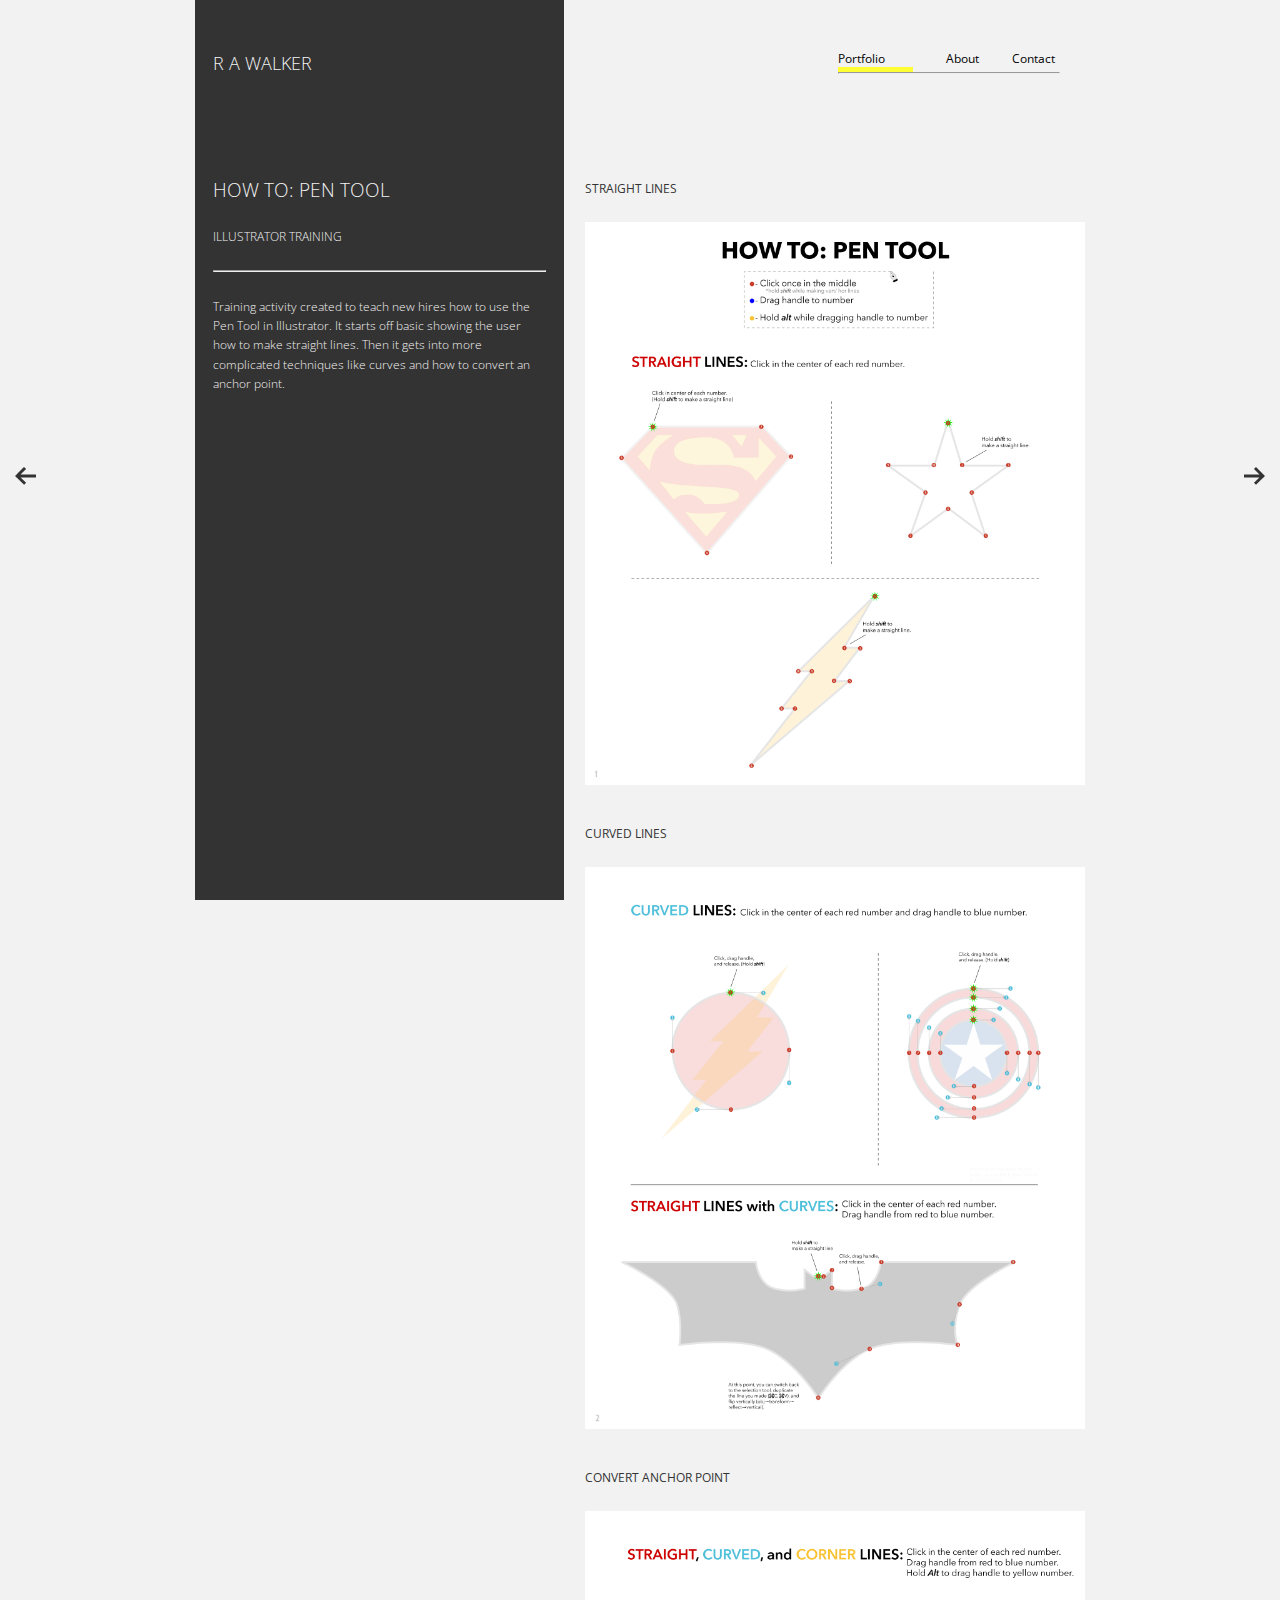
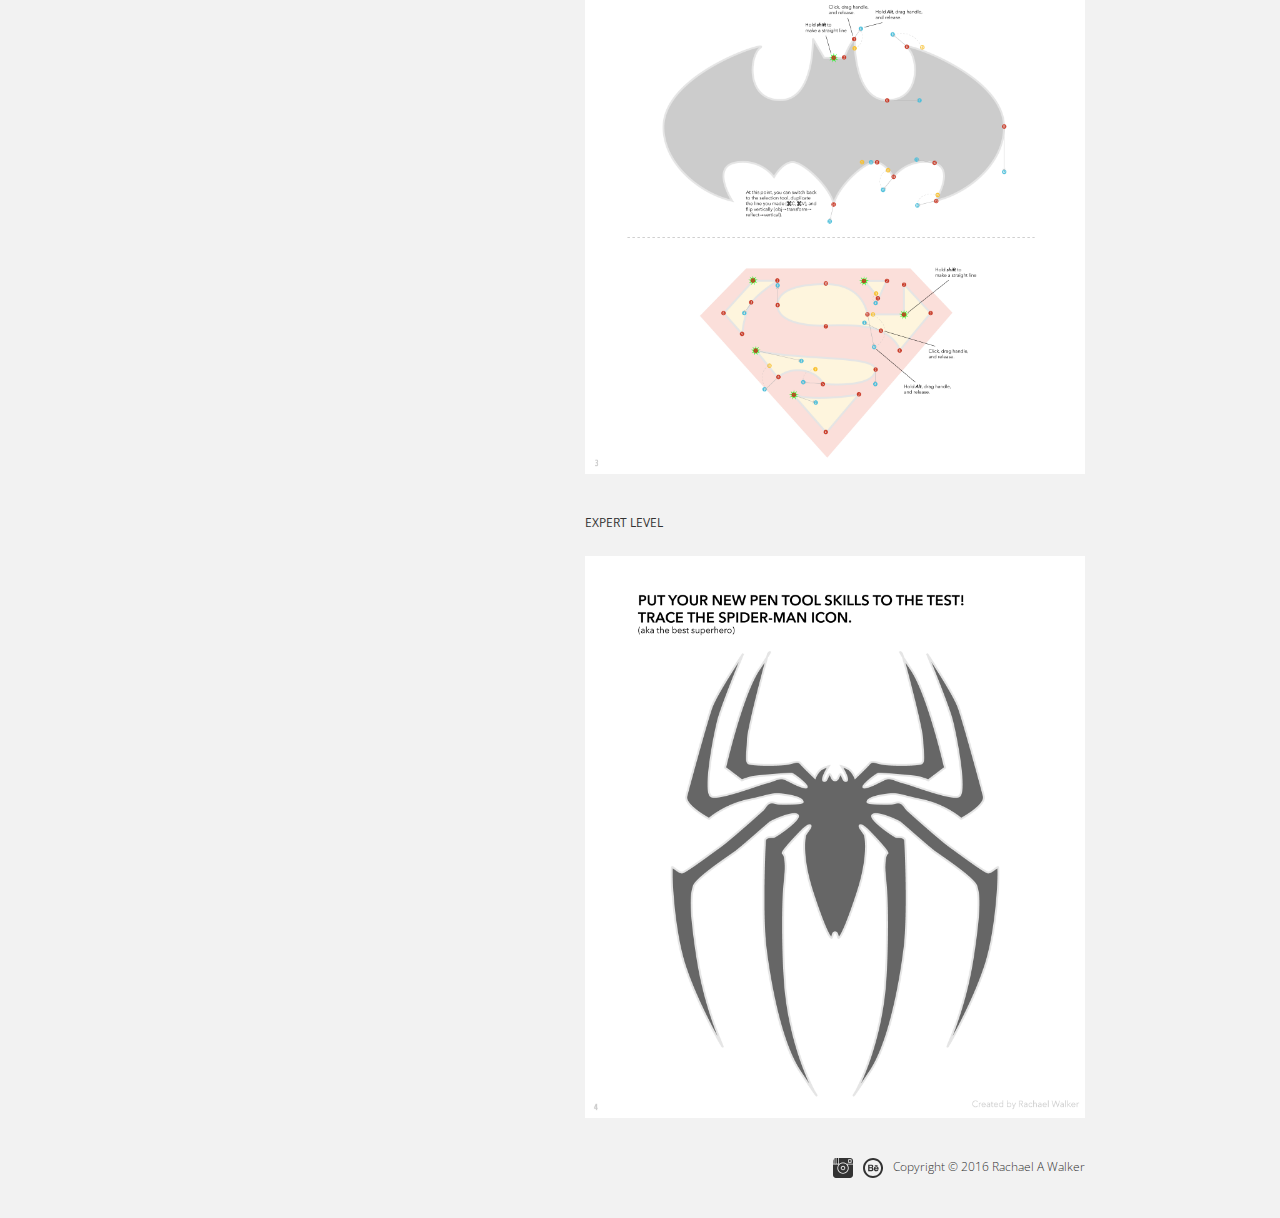
<file: pentool.html>
<!DOCTYPE html>
<html lang="en">


<head>
    <meta charset="UTF-8">
    <title>R A Walker Design</title>
    <link rel="stylesheet" href="styles/home.css">
     <meta name="viewport" content="width=device-width, initial-scale=1">
    <link href='https://fonts.googleapis.com/css?family=Open+Sans:400,300' rel='stylesheet' type='text/css'>
    <link rel="apple-touch-icon" sizes="57x57" href="/apple-icon-57x57.png">
<link rel="apple-touch-icon" sizes="60x60" href="/apple-icon-60x60.png">
<link rel="apple-touch-icon" sizes="72x72" href="/apple-icon-72x72.png">
<link rel="apple-touch-icon" sizes="76x76" href="/apple-icon-76x76.png">
<link rel="apple-touch-icon" sizes="114x114" href="/apple-icon-114x114.png">
<link rel="apple-touch-icon" sizes="120x120" href="/apple-icon-120x120.png">
<link rel="apple-touch-icon" sizes="144x144" href="/apple-icon-144x144.png">
<link rel="apple-touch-icon" sizes="152x152" href="/apple-icon-152x152.png">
<link rel="apple-touch-icon" sizes="180x180" href="/apple-icon-180x180.png">
<link rel="icon" type="image/png" sizes="192x192"  href="/android-icon-192x192.png">
<link rel="icon" type="image/png" sizes="32x32" href="/favicon-32x32.png">
<link rel="icon" type="image/png" sizes="96x96" href="/favicon-96x96.png">
<link rel="icon" type="image/png" sizes="16x16" href="/favicon-16x16.png">
<link rel="manifest" href="/manifest.json">
<meta name="msapplication-TileColor" content="#ffffff">
<meta name="msapplication-TileImage" content="/ms-icon-144x144.png">
<meta name="theme-color" content="#ffffff">

<script>
 (function(i,s,o,g,r,a,m){i['GoogleAnalyticsObject']=r;i[r]=i[r]||function(){
 (i[r].q=i[r].q||[]).push(arguments)},i[r].l=1*new Date();a=s.createElement(o),
 m=s.getElementsByTagName(o)[0];a.async=1;a.src=g;m.parentNode.insertBefore(a,m)
 })(window,document,'script','//www.google-analytics.com/analytics.js','ga');

 ga('create', 'UA-73376753-1', 'auto');
 ga('send', 'pageview');

</script>
</head>



   <body>


    <div class="contentcontainer">

    <div class="textbox">

      <h3><a href="index.html">R A WALKER</a></h3>

       <h1>HOW TO: PEN TOOL</h1>
       <h4>ILLUSTRATOR TRAINING</h4>

        <hr class="textboxline">

        <p>Training activity created to teach new hires how to use the Pen Tool in Illustrator. It starts off basic showing the user how to make straight lines. Then it gets into more complicated techniques like curves and how to convert an anchor point.
        </p>

       </div>

    <div class="showcase">

       <nav id="main-menu">
            <ul>
                <li class="yellow"><a href="index.html">Portfolio</a><div class="headerbox">                        </div></li>
                <li class="yellow"><a href="about.html">About</a></li>
                <li class="yellow"><a href="mailto:rawalkerdesign@gmail.com">Contact</a></li>
            </ul>

             <hr class="line">

        </nav>


        <div class="textbox_mobile">

          <h3><a href="index.html">R A WALKER</a></h3>

           <h1>HOW TO: PEN TOOL</h1>
           <h4>ILLUSTRATOR TRAINING</h4>



           <p>Training activity created to teach new hires how to use the Pen Tool in Illustrator. It starts off basic showing the user how to make straight lines. Then it gets into more complicated techniques like curves and how to convert an anchor point.
           </p>

           </div>



           <a href="segovia.html">
                  <div class="leftarrowbox">

                     <svg class="navarrow" version="1.1" id="Layer_1" xmlns="http://www.w3.org/2000/svg" xmlns:xlink="http://www.w3.org/1999/xlink" x="0px" y="0px"
           	 width="20.9px" height="17.8px" viewBox="504.1 375.1 20.9 17.8" enable-background="new 504.1 375.1 20.9 17.8"
           	 xml:space="preserve">
           <polygon class="navfill" fill="#333333" points="525.1,382.6 509.6,382.6 515.2,377.1 513.1,375.1 506.1,382.1 506.1,382.1 505.5,382.8 504.1,384.1
           	504.9,384.8 506.2,386.1 506.2,386.1 513.2,392.9 515.2,390.9 509.7,385.5 525.1,385.5 "/>
           </svg>

           </div></a>


           <a href="deadbeats.html">
                  <div class="rightarrowbox">
                     <svg class="navarrow" version="1.1" id="Layer_1" xmlns="http://www.w3.org/2000/svg" xmlns:xlink="http://www.w3.org/1999/xlink" x="0px" y="0px"
                     	 width="20.9px" height="17.8px" viewBox="504.1 375.1 20.9 17.8" enable-background="new 504.1 375.1 20.9 17.8"
                     	 xml:space="preserve">
                     <polygon class="navfill" fill="#333333" points="504.1,382.6 519.6,382.6 514.1,377.1 516.1,375.1 523.1,382.1 523.1,382.1 523.8,382.8 525.1,384.1
                     	524.4,384.8 523.1,386.1 523,386.1 516.1,392.9 514.1,390.9 519.5,385.5 504.1,385.5 "/>
                     </svg></div>
           </a>



          <div class="project">
             <div class="spacingattop"></div>

              <h4>STRAIGHT LINES</h4>

              <a href="#">
             <img src="images/howto_pentool_1.png" alt="How to Pen Tool Straight Lines">
              </a>

              <h4>CURVED LINES</h4>

              <a href="#">
             <img src="images/howto_pentool_2.png" alt="How to Pen Tool Curved Lines">
              </a>

              <h4>CONVERT ANCHOR POINT</h4>


              <a href="#">
             <img src="images/howto_pentool_3.png" alt="How to Pen Tool Convert Anchor Point">
              </a>

              <h4>EXPERT LEVEL</h4>

              <a href="#">
             <img src="images/howto_pentool_4.png" alt="How to Pen Tool Expert Level">
              </a>




          </div>
          <div class="footergallery">
            <p>Copyright © 2016 Rachael A Walker</p><a href="https://www.behance.net/rawalkerdesign/" target="_blank">
               <svg version="1.1" id="Layer_1" xmlns="http://www.w3.org/2000/svg" xmlns:xlink="http://www.w3.org/1999/xlink" x="0px" y="0px"
               	 viewBox="0 0 555.6 554.7" enable-background="new 0 0 555.6 554.7" xml:space="preserve">
               <g>
               	<path class="svgfill" fill="#333333" d="M277,554.7C124.2,554.6,0,430.3,0,277.6C0,123.3,124.9-0.2,280.8,0c150.8,0.2,275.1,125.9,274.9,278.1
               		C555.4,431.4,431.1,554.8,277,554.7z M277.7,54.9C154,55,55,154.4,55.3,278c0.3,123,99.5,222.2,222.1,222.2
               		c123.8,0,223-99,223-222.6C500.4,153.8,401.5,54.9,277.7,54.9z"/>
               	<path class="svgfill" fill="#333333" d="M143,364.8c0-60.6,0-119.6,0-180.8c7.4,0,14.4-0.1,21.4,0c26.4,0.4,52.8,0.1,79.2,1.7
               		c19.3,1.2,34,11.2,40.2,30.4c6.5,20,0.6,37.5-17.3,51.9c19.5,11.3,27.9,28.3,24.7,50.2c-3.8,26.1-20.5,44.2-48.2,46.1
               		C210.3,366.5,177.1,364.8,143,364.8z M180.6,287c0,16,0,30.9,0,46.3c17,0,33,0.6,49-0.2c15-0.7,22.9-9.7,23-24.1
               		c0-13.5-6.6-21.1-21.5-21.9C214.7,286.4,198.2,287,180.6,287z M180.2,256.2c19-0.9,37.2-1,55.2-2.8c10-1,14-9.1,13.8-18.5
               		c-0.2-9.7-5.7-16.6-15.5-17c-17.6-0.8-35.3-0.2-53.5-0.2C180.2,230.2,180.2,241.7,180.2,256.2z"/>
               	<path class="svgfill" fill="#333333" d="M338.6,308.6c-1.4,13.5,3.8,20,14,25.7c10.6,4.8,26.7,5.4,36.3-0.8c5.6-3.6,10-13.2,10-13.2
               		s15.2-0.4,30.3-0.4c-1.4,26.7-31.7,53.4-65.9,50.4c-42.8-3.7-66.4-34.5-61.9-80.8c4.2-43.2,34.6-66.5,79.7-60.9
               		c35.8,4.4,58.7,38.5,52.3,80C402,308.6,370.4,308.6,338.6,308.6z M400.9,284.3c-3.7-19.2-16.5-26.7-33.8-26.5
               		c-16.3,0.2-24.3,7.6-27.9,26.5C358.2,284.3,381.2,284.3,400.9,284.3z"/>
               	<path class="svgfill" fill="#333333" d="M326.2,213.2c0-6.7,0-11.9,0-18.1c26.2,0,51.8,0,78.2,0c0,6.1,0,11.6,0,18.1
               		C378.5,213.2,352.9,213.2,326.2,213.2z"/>
               </g>
               </svg></a>


            <a href="http://www.instagram.com/rawalkerdesign" target="_blank">
               <svg version="1.1" id="Layer_1" xmlns="http://www.w3.org/2000/svg" xmlns:xlink="http://www.w3.org/1999/xlink" x="0px" y="0px"
               	 viewBox="0 0 531.8 531.7" enable-background="new 0 0 531.8 531.7" xml:space="preserve">
               <g>
               	<g>
               		<g>
               			<rect class="svgfill" x="94.8" y="0" fill #333333" width="34.6" height="150.1"/>
               		</g>
               	</g>
               	<g>
               		<g>
               			<path class="svgfill" fill="#333333" d="M72.4,0.2v149.8H37.9V11.3C44.2,7.5,51,4.6,58,2.7C62.8,1.5,67.7,0.7,72.4,0.2z"/>
               		</g>
               	</g>
               	<g>
               		<g>
               			<path class="svgfill" fill="#333333" d="M15.5,31.8v118.3H0V78.6C0,61.5,5.6,45.1,15.5,31.8z"/>
               		</g>
               	</g>
               	<g>
               		<path class="svgfill" fill="#333333" d="M453.3,0H151.9v150.1h19.9c22-14.3,45.8-33.2,95-33.2c48.1,0,71.9,19,93.9,33.2h171.2V78.6
               			C531.8,29,502.8,0,453.3,0z M494.1,111.5c0,8.2-6.7,14.9-14.9,14.9h-62.3c-8.3,0-14.9-6.7-14.9-14.9V49.2
               			c0-8.3,6.6-14.9,14.9-14.9h62.3c8.2,0,14.9,6.6,14.9,14.9V111.5z"/>
               	</g>
               	<g>
               		<g>
               			<path class="svgfill" fill="#333333" d="M531.8,172.5v280.6c0,43.3-35.2,78.6-78.6,78.6H78.6C35.2,531.7,0,496.4,0,453.1V172.5h148.8
               				c-21.7,26.7-33.8,60.4-33.8,95.4c0,83.5,68,151.5,151.5,151.5c83.5,0,151.5-68,151.5-151.5c0-35-12.1-68.7-33.8-95.4H531.8z"/>
               		</g>
               	</g>
               	<g>
               		<g>
               			<path class="svgfill" fill="#333333" d="M476,80.3c0,15.5-12.6,28.1-28.1,28.1c-15.4,0-27.9-12.6-27.9-28.1c0-15.5,12.6-27.9,27.9-27.9
               				C463.4,52.3,476,64.8,476,80.3z"/>
               		</g>
               	</g>
               	<path class="svgfill" fill="#333333" d="M353.5,172.5c-1-0.9-2-1.8-3-2.7l-8.8-7.4c-4.1-3-8.4-5.7-12.9-8.2c-1.2-0.7-2.5-1.3-3.8-1.9
               		c-17.5-9-37.4-14-58.4-14c-21,0-40.9,5.1-58.4,14c-1.3,0.6-2.6,1.2-3.8,1.9c-4.5,2.5-8.8,5.2-12.9,8.2l-8.8,7.4c-1,0.9-2,1.8-3,2.7
               		c-26.8,24.5-42.2,58.9-42.2,95.4c0,71.2,57.9,129.1,129.1,129.1S395.7,339.1,395.7,268C395.7,231.5,380.3,197,353.5,172.5z
               		 M266.6,327.8c-33,0-59.8-26.8-59.8-59.8c0-33,26.8-59.8,59.8-59.8s59.8,26.8,59.8,59.8C326.4,300.9,299.6,327.8,266.6,327.8z"/>
               	<path class="svgfill" fill="#333333" d="M304.7,267.9c0,21-17.1,38.2-38.2,38.2c-21,0-38.2-17.2-38.2-38.2c0-21,17.2-38.2,38.2-38.2
               		C287.7,229.8,304.7,246.9,304.7,267.9z"/>
               </g>
               </svg>

            </a>
          </div>

    </div>







       </div>

</body>
</html>
</file>
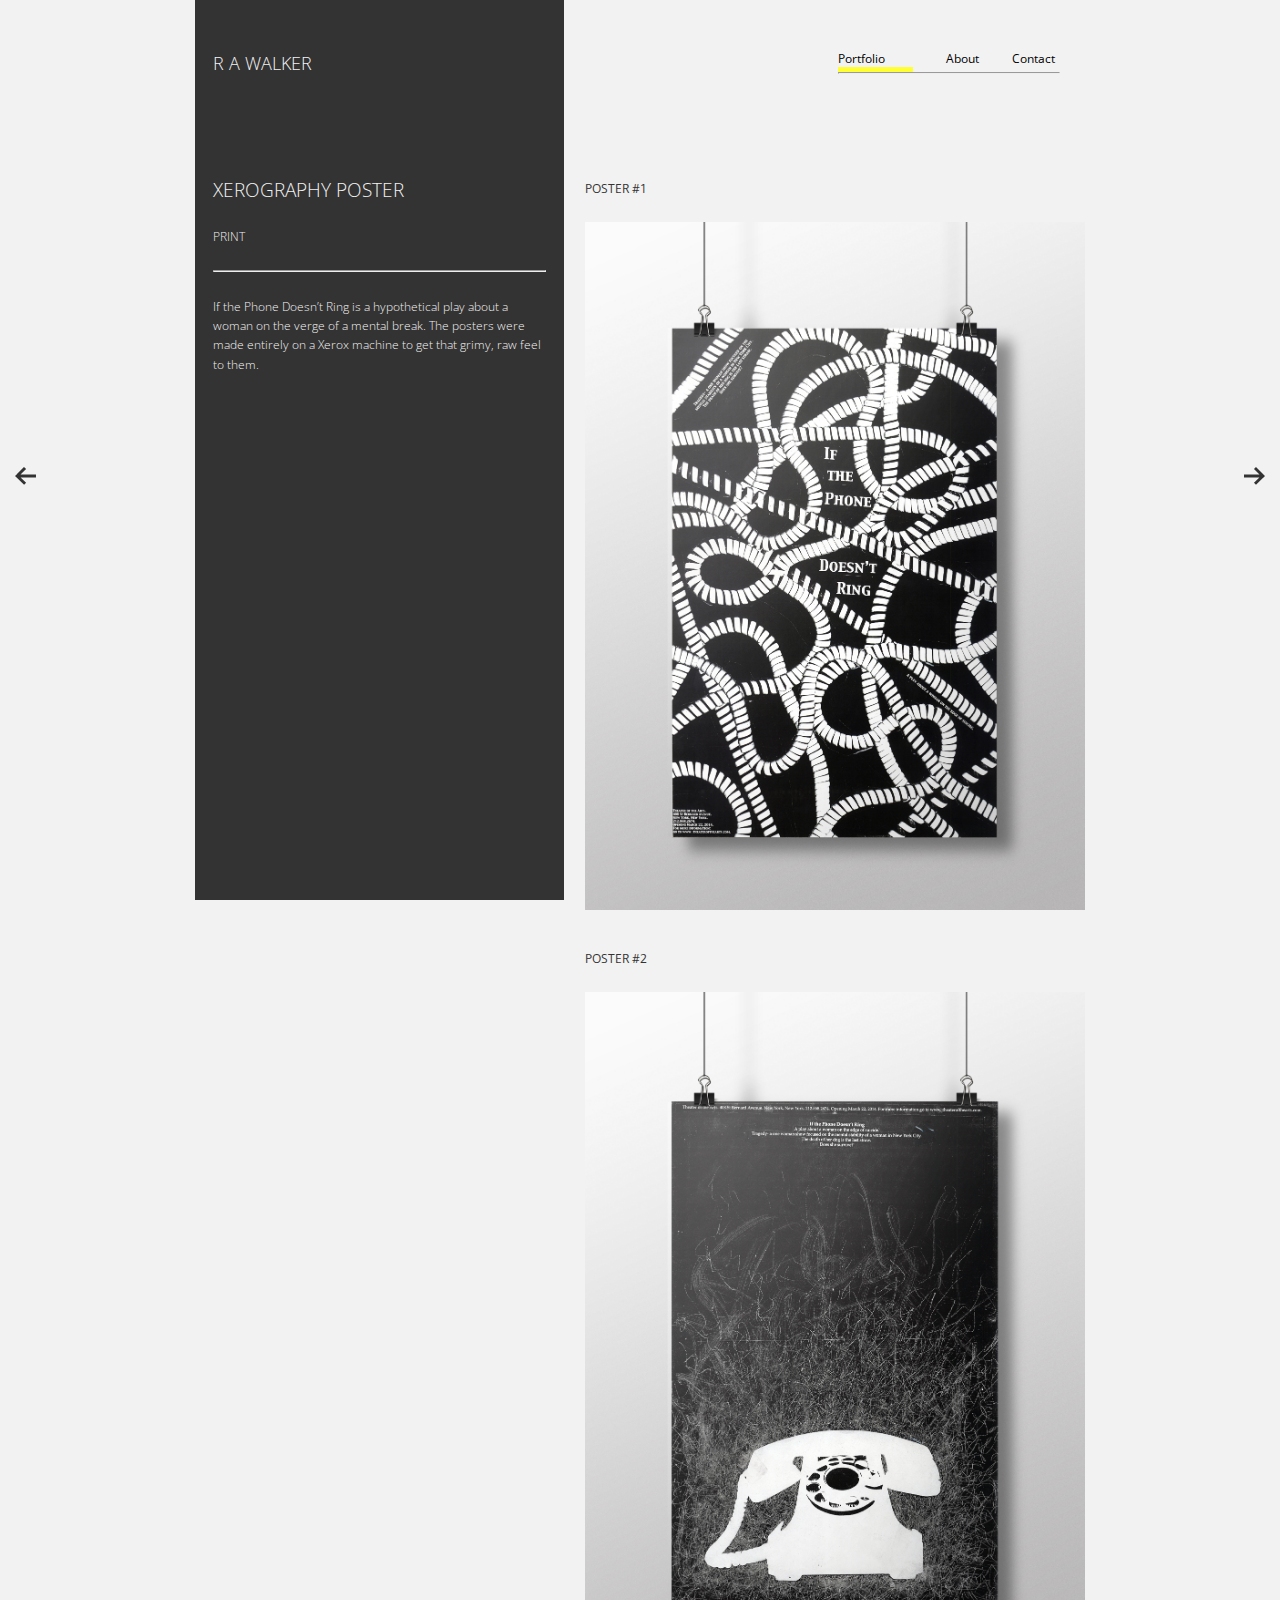
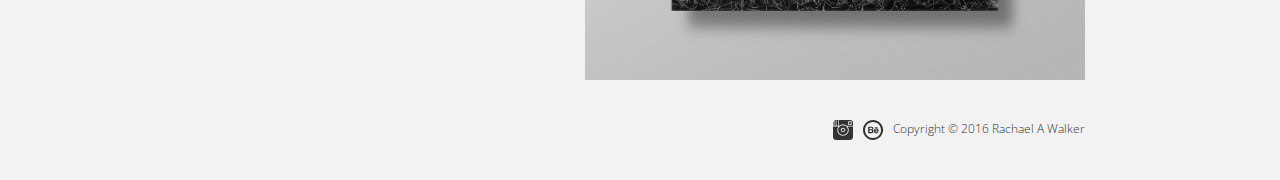
<file: poster.html>
<!DOCTYPE html>
<html lang="en">


<head>
    <meta charset="UTF-8">
    <title>R A Walker Design</title>
    <link rel="stylesheet" href="styles/home.css">
     <meta name="viewport" content="width=device-width, initial-scale=1">
    <link href='https://fonts.googleapis.com/css?family=Open+Sans:400,300' rel='stylesheet' type='text/css'>
    <link rel="apple-touch-icon" sizes="57x57" href="/apple-icon-57x57.png">
<link rel="apple-touch-icon" sizes="60x60" href="/apple-icon-60x60.png">
<link rel="apple-touch-icon" sizes="72x72" href="/apple-icon-72x72.png">
<link rel="apple-touch-icon" sizes="76x76" href="/apple-icon-76x76.png">
<link rel="apple-touch-icon" sizes="114x114" href="/apple-icon-114x114.png">
<link rel="apple-touch-icon" sizes="120x120" href="/apple-icon-120x120.png">
<link rel="apple-touch-icon" sizes="144x144" href="/apple-icon-144x144.png">
<link rel="apple-touch-icon" sizes="152x152" href="/apple-icon-152x152.png">
<link rel="apple-touch-icon" sizes="180x180" href="/apple-icon-180x180.png">
<link rel="icon" type="image/png" sizes="192x192"  href="/android-icon-192x192.png">
<link rel="icon" type="image/png" sizes="32x32" href="/favicon-32x32.png">
<link rel="icon" type="image/png" sizes="96x96" href="/favicon-96x96.png">
<link rel="icon" type="image/png" sizes="16x16" href="/favicon-16x16.png">
<link rel="manifest" href="/manifest.json">
<meta name="msapplication-TileColor" content="#ffffff">
<meta name="msapplication-TileImage" content="/ms-icon-144x144.png">
<meta name="theme-color" content="#ffffff">

<script>
 (function(i,s,o,g,r,a,m){i['GoogleAnalyticsObject']=r;i[r]=i[r]||function(){
 (i[r].q=i[r].q||[]).push(arguments)},i[r].l=1*new Date();a=s.createElement(o),
 m=s.getElementsByTagName(o)[0];a.async=1;a.src=g;m.parentNode.insertBefore(a,m)
 })(window,document,'script','//www.google-analytics.com/analytics.js','ga');

 ga('create', 'UA-73376753-1', 'auto');
 ga('send', 'pageview');

</script>
</head>



   <body>


    <div class="contentcontainer">

    <div class="textbox">

      <h3><a href="index.html">R A WALKER</a></h3>

       <h1>XEROGRAPHY POSTER</h1>

       <h4>PRINT</h4>

        <hr class="textboxline">

        <p>
            If the Phone Doesn’t Ring is a hypothetical play about a woman on the verge of a mental break. The posters were made entirely on a Xerox machine to get that grimy, raw feel to them.
        </p>

    </div>

    <div class="showcase">

       <nav id="main-menu">
            <ul>
                <li class="yellow"><a href="index.html">Portfolio</a><div class="headerbox">                        </div></li>
                <li class="yellow"><a href="about.html">About</a></li>
                <li class="yellow"><a href="mailto:rawalkerdesign@gmail.com">Contact</a></li>
            </ul>

             <hr class="line">

        </nav>

        <div class="textbox_mobile">

         <h3><a href="index.html">R A WALKER</a></h3>

          <h1>XEROGRAPHY POSTER</h1>

          <h4>PRINT</h4>



           <p>
               If the Phone Doesn’t Ring is a hypothetical play about a woman on the verge of a mental break. The posters were made entirely on a Xerox machine to get that grimy, raw feel to them.
           </p>

      </div>


      <a href="cards.html">
             <div class="leftarrowbox">

                <svg class="navarrow" version="1.1" id="Layer_1" xmlns="http://www.w3.org/2000/svg" xmlns:xlink="http://www.w3.org/1999/xlink" x="0px" y="0px"
      	 width="20.9px" height="17.8px" viewBox="504.1 375.1 20.9 17.8" enable-background="new 504.1 375.1 20.9 17.8"
      	 xml:space="preserve">
      <polygon class="navfill" fill="#333333" points="525.1,382.6 509.6,382.6 515.2,377.1 513.1,375.1 506.1,382.1 506.1,382.1 505.5,382.8 504.1,384.1
      	504.9,384.8 506.2,386.1 506.2,386.1 513.2,392.9 515.2,390.9 509.7,385.5 525.1,385.5 "/>
      </svg>

      </div></a>


      <a href="scholarshippage.html">
             <div class="rightarrowbox">
                <svg class="navarrow" version="1.1" id="Layer_1" xmlns="http://www.w3.org/2000/svg" xmlns:xlink="http://www.w3.org/1999/xlink" x="0px" y="0px"
                	 width="20.9px" height="17.8px" viewBox="504.1 375.1 20.9 17.8" enable-background="new 504.1 375.1 20.9 17.8"
                	 xml:space="preserve">
                <polygon class="navfill" fill="#333333" points="504.1,382.6 519.6,382.6 514.1,377.1 516.1,375.1 523.1,382.1 523.1,382.1 523.8,382.8 525.1,384.1
                	524.4,384.8 523.1,386.1 523,386.1 516.1,392.9 514.1,390.9 519.5,385.5 504.1,385.5 "/>
                </svg> </div>
      </a>




          <div class="project">
             <div class="spacingattop"></div>


              <h4>POSTER #1</h4>

              <a href="#">
             <img src="images/phonedoesntring_poster1.jpg" alt="Xerography Poster #1">
              </a>

              <h4>POSTER #2</h4>


              <a href="#">
             <img src="images/phonedoesntring_poster2.jpg" alt="Xerography Poster #2">
              </a>




          </div>

          <div class="footergallery">
            <p>Copyright © 2016 Rachael A Walker</p><a href="https://www.behance.net/rawalkerdesign" target="_blank">
               <svg version="1.1" id="Layer_1" xmlns="http://www.w3.org/2000/svg" xmlns:xlink="http://www.w3.org/1999/xlink" x="0px" y="0px"
               	 viewBox="0 0 555.6 554.7" enable-background="new 0 0 555.6 554.7" xml:space="preserve">
               <g>
               	<path class="svgfill" fill="#333333" d="M277,554.7C124.2,554.6,0,430.3,0,277.6C0,123.3,124.9-0.2,280.8,0c150.8,0.2,275.1,125.9,274.9,278.1
               		C555.4,431.4,431.1,554.8,277,554.7z M277.7,54.9C154,55,55,154.4,55.3,278c0.3,123,99.5,222.2,222.1,222.2
               		c123.8,0,223-99,223-222.6C500.4,153.8,401.5,54.9,277.7,54.9z"/>
               	<path class="svgfill" fill="#333333" d="M143,364.8c0-60.6,0-119.6,0-180.8c7.4,0,14.4-0.1,21.4,0c26.4,0.4,52.8,0.1,79.2,1.7
               		c19.3,1.2,34,11.2,40.2,30.4c6.5,20,0.6,37.5-17.3,51.9c19.5,11.3,27.9,28.3,24.7,50.2c-3.8,26.1-20.5,44.2-48.2,46.1
               		C210.3,366.5,177.1,364.8,143,364.8z M180.6,287c0,16,0,30.9,0,46.3c17,0,33,0.6,49-0.2c15-0.7,22.9-9.7,23-24.1
               		c0-13.5-6.6-21.1-21.5-21.9C214.7,286.4,198.2,287,180.6,287z M180.2,256.2c19-0.9,37.2-1,55.2-2.8c10-1,14-9.1,13.8-18.5
               		c-0.2-9.7-5.7-16.6-15.5-17c-17.6-0.8-35.3-0.2-53.5-0.2C180.2,230.2,180.2,241.7,180.2,256.2z"/>
               	<path class="svgfill" fill="#333333" d="M338.6,308.6c-1.4,13.5,3.8,20,14,25.7c10.6,4.8,26.7,5.4,36.3-0.8c5.6-3.6,10-13.2,10-13.2
               		s15.2-0.4,30.3-0.4c-1.4,26.7-31.7,53.4-65.9,50.4c-42.8-3.7-66.4-34.5-61.9-80.8c4.2-43.2,34.6-66.5,79.7-60.9
               		c35.8,4.4,58.7,38.5,52.3,80C402,308.6,370.4,308.6,338.6,308.6z M400.9,284.3c-3.7-19.2-16.5-26.7-33.8-26.5
               		c-16.3,0.2-24.3,7.6-27.9,26.5C358.2,284.3,381.2,284.3,400.9,284.3z"/>
               	<path class="svgfill" fill="#333333" d="M326.2,213.2c0-6.7,0-11.9,0-18.1c26.2,0,51.8,0,78.2,0c0,6.1,0,11.6,0,18.1
               		C378.5,213.2,352.9,213.2,326.2,213.2z"/>
               </g>
               </svg></a>


            <a href="http://www.instagram.com/rawalkerdesign" target="_blank">
               <svg version="1.1" id="Layer_1" xmlns="http://www.w3.org/2000/svg" xmlns:xlink="http://www.w3.org/1999/xlink" x="0px" y="0px"
               	 viewBox="0 0 531.8 531.7" enable-background="new 0 0 531.8 531.7" xml:space="preserve">
               <g>
               	<g>
               		<g>
               			<rect class="svgfill" x="94.8" y="0" fill #333333" width="34.6" height="150.1"/>
               		</g>
               	</g>
               	<g>
               		<g>
               			<path class="svgfill" fill="#333333" d="M72.4,0.2v149.8H37.9V11.3C44.2,7.5,51,4.6,58,2.7C62.8,1.5,67.7,0.7,72.4,0.2z"/>
               		</g>
               	</g>
               	<g>
               		<g>
               			<path class="svgfill" fill="#333333" d="M15.5,31.8v118.3H0V78.6C0,61.5,5.6,45.1,15.5,31.8z"/>
               		</g>
               	</g>
               	<g>
               		<path class="svgfill" fill="#333333" d="M453.3,0H151.9v150.1h19.9c22-14.3,45.8-33.2,95-33.2c48.1,0,71.9,19,93.9,33.2h171.2V78.6
               			C531.8,29,502.8,0,453.3,0z M494.1,111.5c0,8.2-6.7,14.9-14.9,14.9h-62.3c-8.3,0-14.9-6.7-14.9-14.9V49.2
               			c0-8.3,6.6-14.9,14.9-14.9h62.3c8.2,0,14.9,6.6,14.9,14.9V111.5z"/>
               	</g>
               	<g>
               		<g>
               			<path class="svgfill" fill="#333333" d="M531.8,172.5v280.6c0,43.3-35.2,78.6-78.6,78.6H78.6C35.2,531.7,0,496.4,0,453.1V172.5h148.8
               				c-21.7,26.7-33.8,60.4-33.8,95.4c0,83.5,68,151.5,151.5,151.5c83.5,0,151.5-68,151.5-151.5c0-35-12.1-68.7-33.8-95.4H531.8z"/>
               		</g>
               	</g>
               	<g>
               		<g>
               			<path class="svgfill" fill="#333333" d="M476,80.3c0,15.5-12.6,28.1-28.1,28.1c-15.4,0-27.9-12.6-27.9-28.1c0-15.5,12.6-27.9,27.9-27.9
               				C463.4,52.3,476,64.8,476,80.3z"/>
               		</g>
               	</g>
               	<path class="svgfill" fill="#333333" d="M353.5,172.5c-1-0.9-2-1.8-3-2.7l-8.8-7.4c-4.1-3-8.4-5.7-12.9-8.2c-1.2-0.7-2.5-1.3-3.8-1.9
               		c-17.5-9-37.4-14-58.4-14c-21,0-40.9,5.1-58.4,14c-1.3,0.6-2.6,1.2-3.8,1.9c-4.5,2.5-8.8,5.2-12.9,8.2l-8.8,7.4c-1,0.9-2,1.8-3,2.7
               		c-26.8,24.5-42.2,58.9-42.2,95.4c0,71.2,57.9,129.1,129.1,129.1S395.7,339.1,395.7,268C395.7,231.5,380.3,197,353.5,172.5z
               		 M266.6,327.8c-33,0-59.8-26.8-59.8-59.8c0-33,26.8-59.8,59.8-59.8s59.8,26.8,59.8,59.8C326.4,300.9,299.6,327.8,266.6,327.8z"/>
               	<path class="svgfill" fill="#333333" d="M304.7,267.9c0,21-17.1,38.2-38.2,38.2c-21,0-38.2-17.2-38.2-38.2c0-21,17.2-38.2,38.2-38.2
               		C287.7,229.8,304.7,246.9,304.7,267.9z"/>
               </g>
               </svg>

            </a>
          </div>
    </div>







       </div>

</body>
</html>
</file>
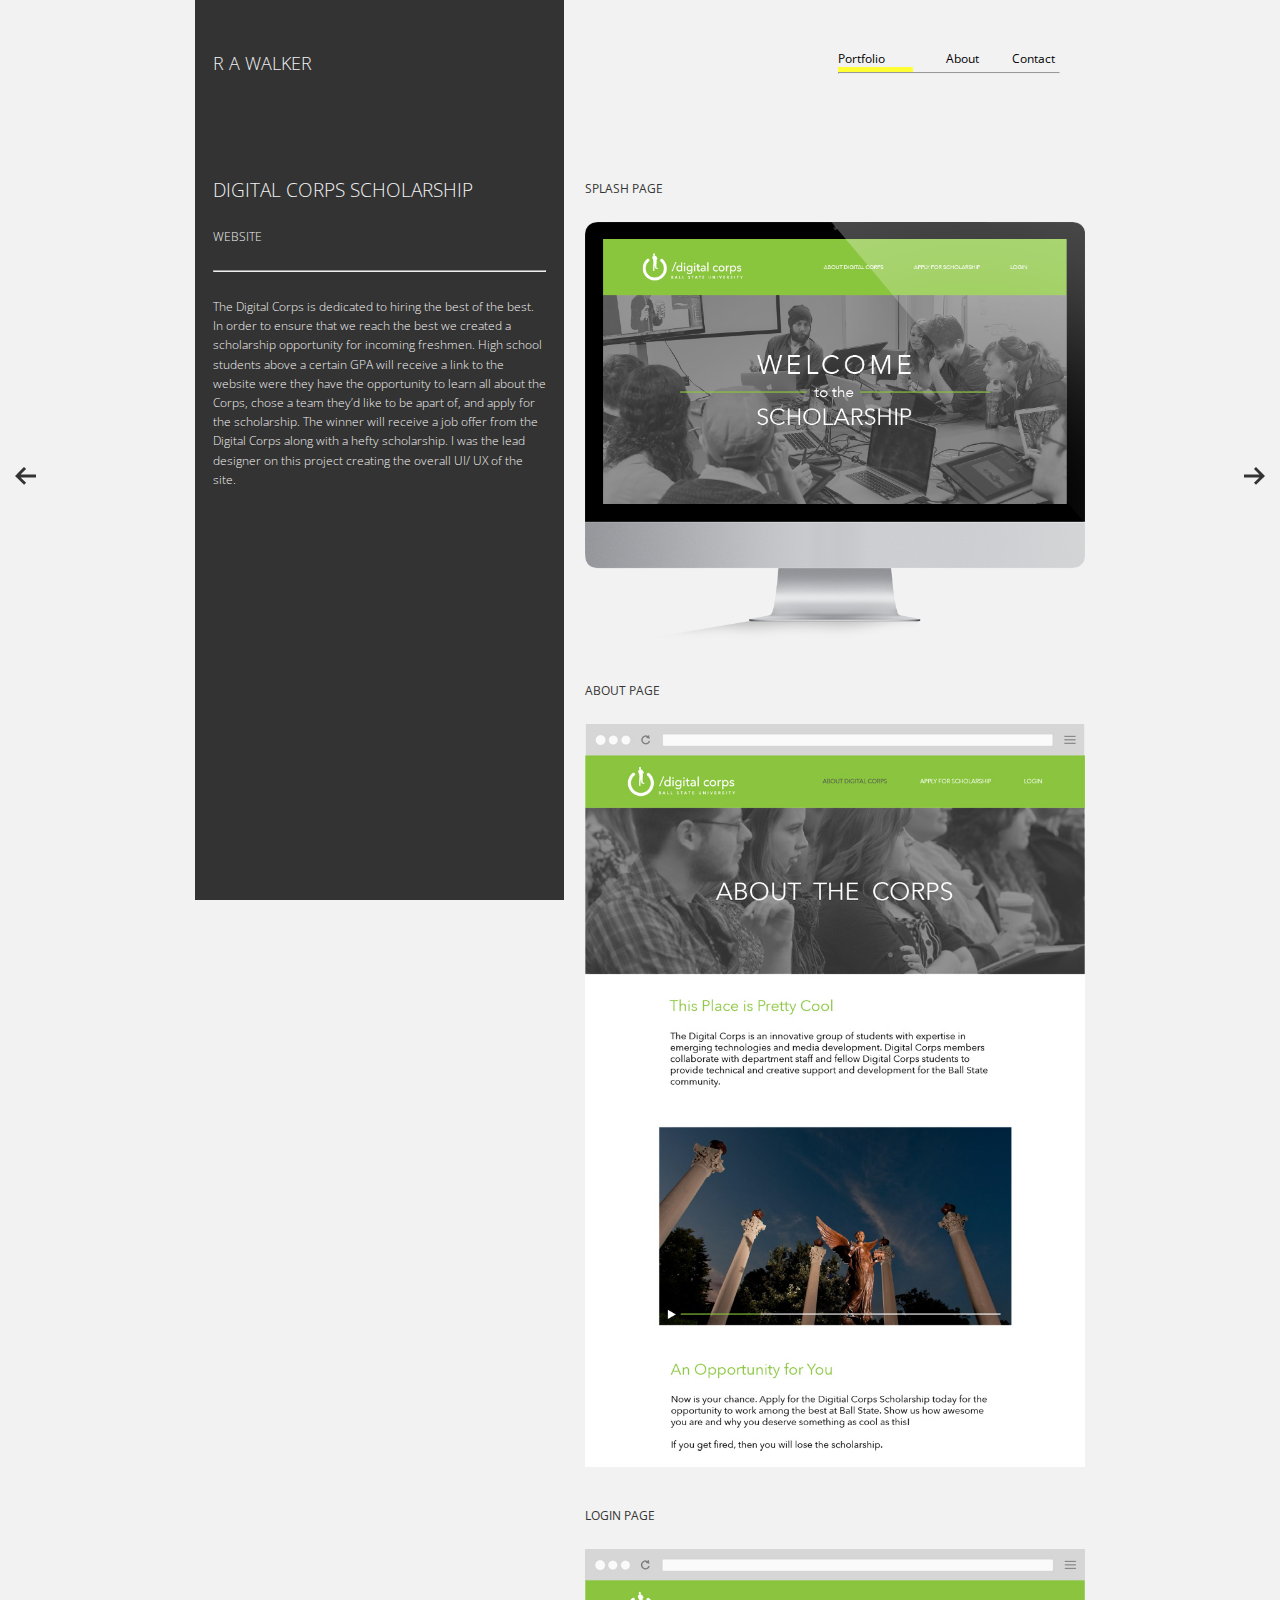
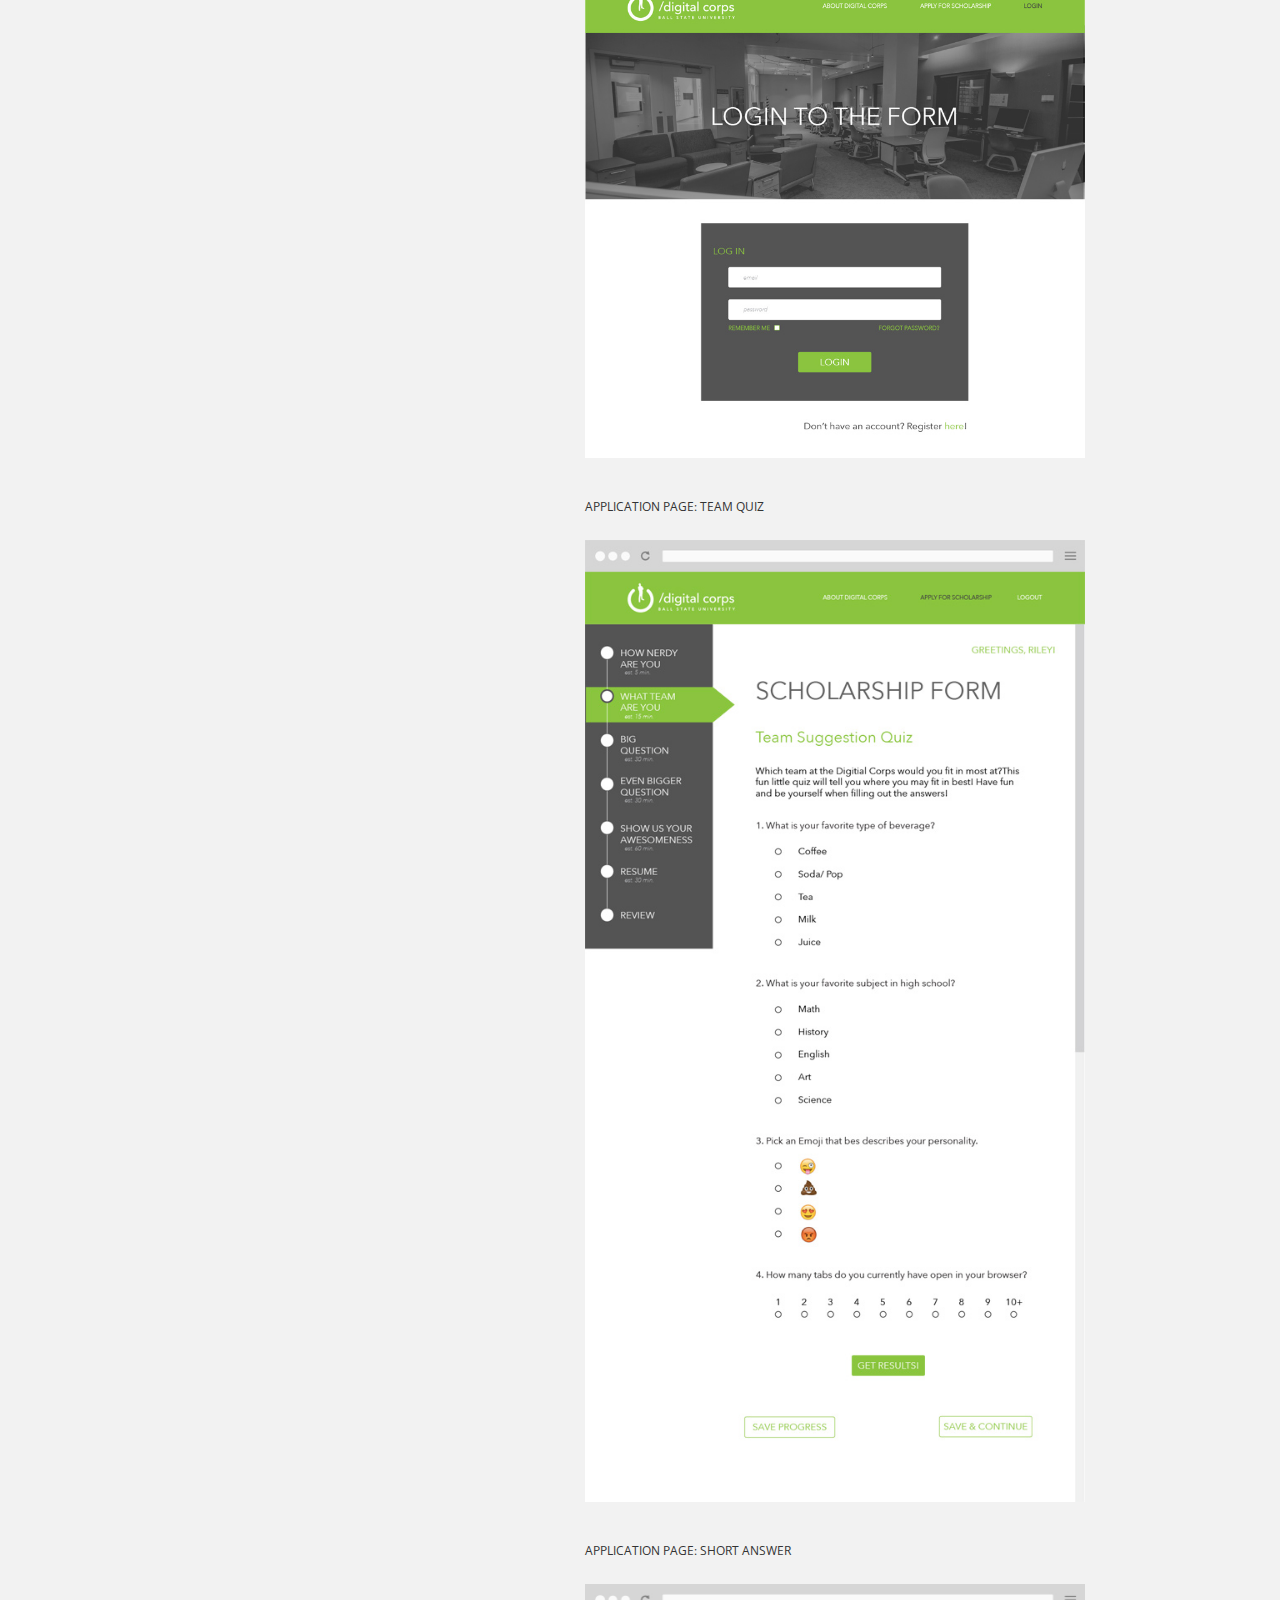
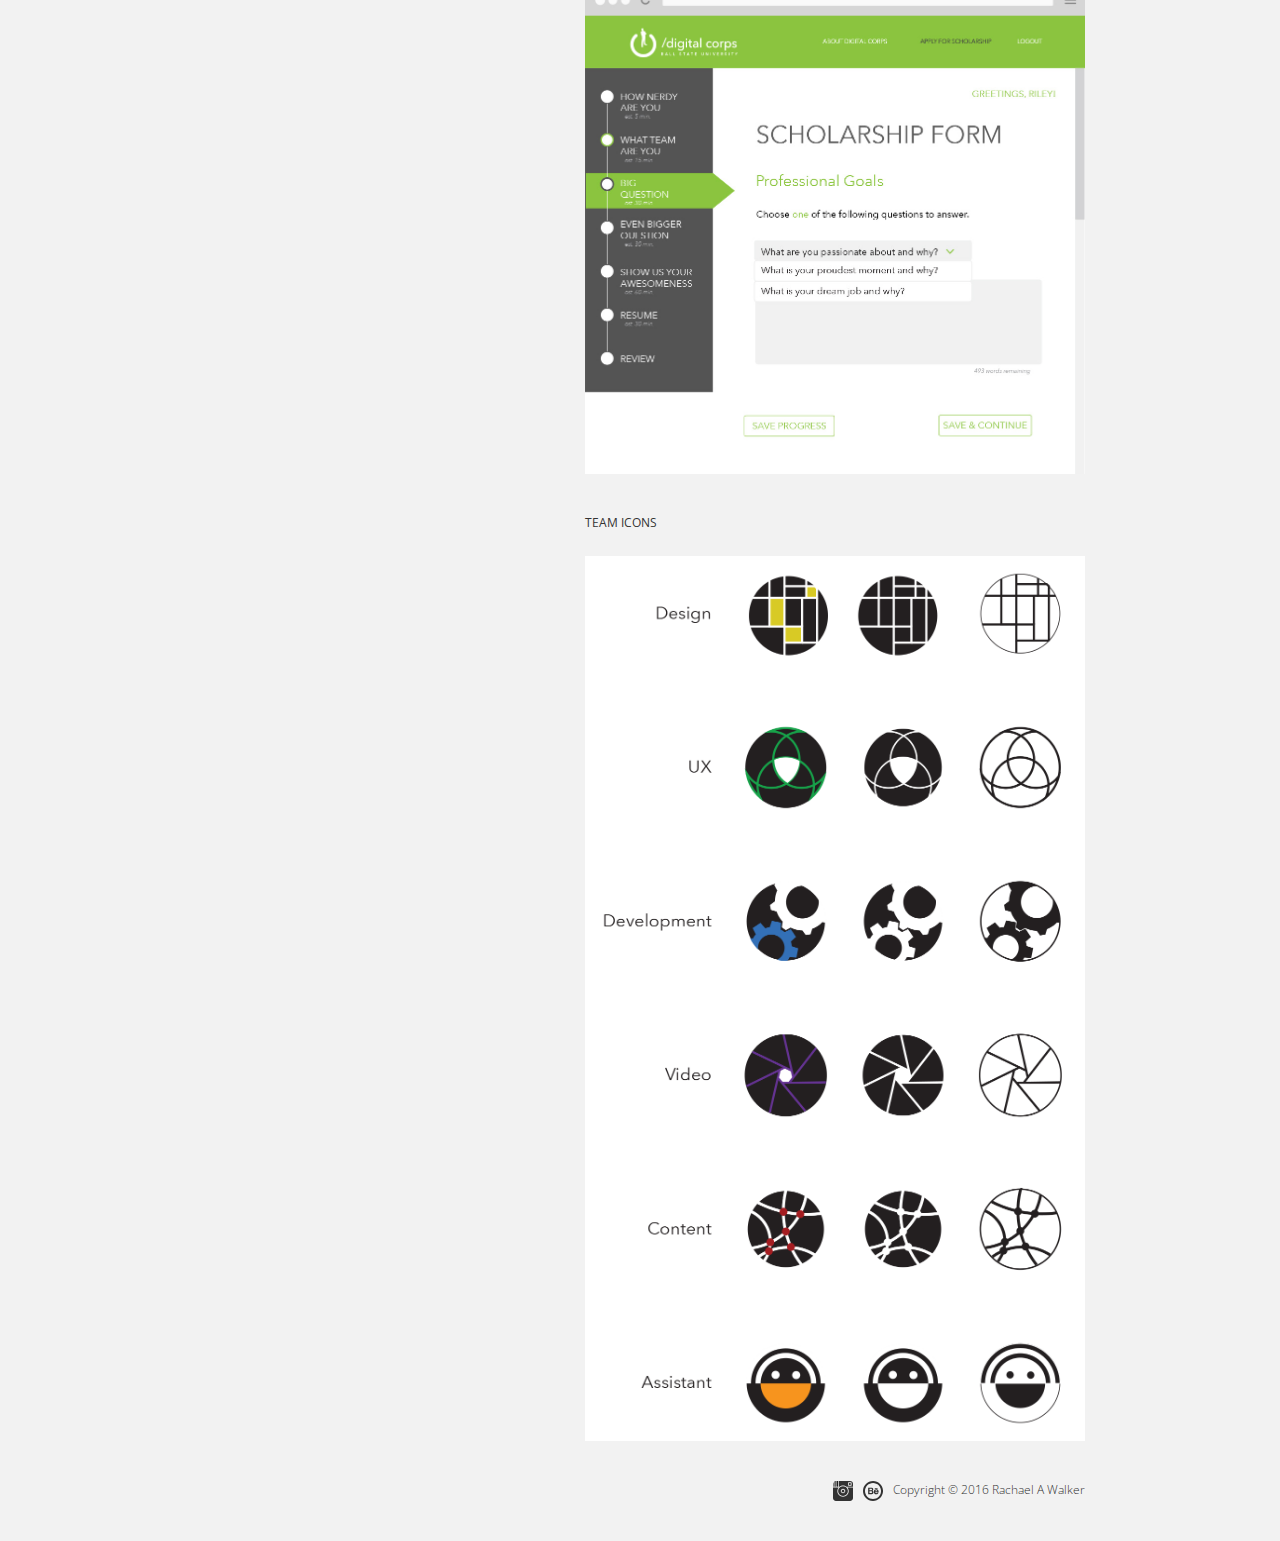
<file: scholarshippage.html>
<!DOCTYPE html>
<html lang="en">


<head>
    <meta charset="UTF-8">
    <title>R A Walker Design</title>
    <link rel="stylesheet" href="styles/home.css">
     <meta name="viewport" content="width=device-width, initial-scale=1">
    <link href='https://fonts.googleapis.com/css?family=Open+Sans:400,300' rel='stylesheet' type='text/css'>
    <link rel="apple-touch-icon" sizes="57x57" href="/apple-icon-57x57.png">
<link rel="apple-touch-icon" sizes="60x60" href="/apple-icon-60x60.png">
<link rel="apple-touch-icon" sizes="72x72" href="/apple-icon-72x72.png">
<link rel="apple-touch-icon" sizes="76x76" href="/apple-icon-76x76.png">
<link rel="apple-touch-icon" sizes="114x114" href="/apple-icon-114x114.png">
<link rel="apple-touch-icon" sizes="120x120" href="/apple-icon-120x120.png">
<link rel="apple-touch-icon" sizes="144x144" href="/apple-icon-144x144.png">
<link rel="apple-touch-icon" sizes="152x152" href="/apple-icon-152x152.png">
<link rel="apple-touch-icon" sizes="180x180" href="/apple-icon-180x180.png">
<link rel="icon" type="image/png" sizes="192x192"  href="/android-icon-192x192.png">
<link rel="icon" type="image/png" sizes="32x32" href="/favicon-32x32.png">
<link rel="icon" type="image/png" sizes="96x96" href="/favicon-96x96.png">
<link rel="icon" type="image/png" sizes="16x16" href="/favicon-16x16.png">
<link rel="manifest" href="/manifest.json">
<meta name="msapplication-TileColor" content="#ffffff">
<meta name="msapplication-TileImage" content="/ms-icon-144x144.png">
<meta name="theme-color" content="#ffffff">

<script>
 (function(i,s,o,g,r,a,m){i['GoogleAnalyticsObject']=r;i[r]=i[r]||function(){
 (i[r].q=i[r].q||[]).push(arguments)},i[r].l=1*new Date();a=s.createElement(o),
 m=s.getElementsByTagName(o)[0];a.async=1;a.src=g;m.parentNode.insertBefore(a,m)
 })(window,document,'script','//www.google-analytics.com/analytics.js','ga');

 ga('create', 'UA-73376753-1', 'auto');
 ga('send', 'pageview');

</script>
</head>



   <body>



    <div class="contentcontainer">

    <div class="textbox">

      <h3><a href="index.html">R A WALKER</a></h3>

       <h1>DIGITAL CORPS SCHOLARSHIP</h1>
       <h4>WEBSITE</h4>

        <hr class="textboxline">

        <p>

       The Digital Corps is dedicated to hiring the best of the best. In order to ensure that we reach the best we created a scholarship opportunity for incoming freshmen. High school students above a certain GPA will receive a link to the website were they have the opportunity to learn all about the Corps, chose a team they’d like to be apart of, and apply for the scholarship. The winner will receive a job offer from the Digital Corps along with a hefty scholarship.
I was the lead designer on this project creating the overall UI/ UX of the site.
</p>

    </div>

    <div class="showcase">

       <nav id="main-menu">
            <ul>
                <li class="yellow"><a href="index.html">Portfolio</a><div class="headerbox">                        </div></li>
                <li class="yellow"><a href="about.html">About</a></li>
                <li class="yellow"><a href="mailto:rawalkerdesign@gmail.com">Contact</a></li>
            </ul>

             <hr class="line">

        </nav>

        <div class="textbox_mobile">

          <h3><a href="index.html">R A WALKER</a></h3>

           <h1>DIGITAL CORPS SCHOLARSHIP</h1>
           <h4>WEBSITE</h4>



           <p>

           The Digital Corps is dedicated to hiring the best of the best. In order to ensure that we reach the best we created a scholarship opportunity for incoming freshmen. High school students above a certain GPA will receive a link to the website were they have the opportunity to learn all about the Corps, chose a team they’d like to be apart of, and apply for the scholarship. The winner will receive a job offer from the Digital Corps along with a hefty scholarship.
   I was the lead designer on this project creating the overall UI/ UX of the site.
   </p>

        </div>

        <a href="poster.html">
               <div class="leftarrowbox">

                  <svg class="navarrow" version="1.1" id="Layer_1" xmlns="http://www.w3.org/2000/svg" xmlns:xlink="http://www.w3.org/1999/xlink" x="0px" y="0px"
        	 width="20.9px" height="17.8px" viewBox="504.1 375.1 20.9 17.8" enable-background="new 504.1 375.1 20.9 17.8"
        	 xml:space="preserve">
        <polygon class="navfill" fill="#333333" points="525.1,382.6 509.6,382.6 515.2,377.1 513.1,375.1 506.1,382.1 506.1,382.1 505.5,382.8 504.1,384.1
        	504.9,384.8 506.2,386.1 506.2,386.1 513.2,392.9 515.2,390.9 509.7,385.5 525.1,385.5 "/>
        </svg>

        </div></a>


        <a href="sustainability.html">
               <div class="rightarrowbox">
                  <svg class="navarrow" version="1.1" id="Layer_1" xmlns="http://www.w3.org/2000/svg" xmlns:xlink="http://www.w3.org/1999/xlink" x="0px" y="0px"
                  	 width="20.9px" height="17.8px" viewBox="504.1 375.1 20.9 17.8" enable-background="new 504.1 375.1 20.9 17.8"
                  	 xml:space="preserve">
                  <polygon class="navfill" fill="#333333" points="504.1,382.6 519.6,382.6 514.1,377.1 516.1,375.1 523.1,382.1 523.1,382.1 523.8,382.8 525.1,384.1
                  	524.4,384.8 523.1,386.1 523,386.1 516.1,392.9 514.1,390.9 519.5,385.5 504.1,385.5 "/>
                  </svg></div>
        </a>



          <div class="project">
             <div class="spacingattop"></div>

              <h4>SPLASH PAGE</h4>

              <a href="#">
             <img src="images/scholarship_1.png" alt="Digital Corps Scholarship Splash Page">
              </a>

              <h4>ABOUT PAGE</h4>

              <a href="#">
             <img src="images/scholarship_2.jpg" alt="Digital Corps Scholarship About Page">
              </a>

              <h4>LOGIN PAGE</h4>


              <a href="#">
             <img src="images/scholarship_3.jpg" alt="Digital Corps Scholarship Login Page">
              </a>

              <h4>APPLICATION PAGE: TEAM QUIZ</h4>

              <a href="#">
             <img src="images/scholarship_4.jpg" alt="Digital Corps Scholarship Application Page Team Quiz">
              </a>

              <h4>APPLICATION PAGE: SHORT ANSWER</h4>

                <a href="#">
             <img src="images/scholarship_5.jpg" alt="Digital Corps Scholarship Application Page Short Answer">
              </a>

              <h4>TEAM ICONS</h4>

                <a href="#">
             <img src="images/scholarship_6.png" alt="Digital Corps Scholarship Team Icons">
              </a>


          </div>

          <div class="footergallery">
            <p>Copyright © 2016 Rachael A Walker</p><a href="https://www.behance.net/rawalkerdesign" target="_blank">
               <svg version="1.1" id="Layer_1" xmlns="http://www.w3.org/2000/svg" xmlns:xlink="http://www.w3.org/1999/xlink" x="0px" y="0px"
               	 viewBox="0 0 555.6 554.7" enable-background="new 0 0 555.6 554.7" xml:space="preserve">
               <g>
               	<path class="svgfill" fill="#333333" d="M277,554.7C124.2,554.6,0,430.3,0,277.6C0,123.3,124.9-0.2,280.8,0c150.8,0.2,275.1,125.9,274.9,278.1
               		C555.4,431.4,431.1,554.8,277,554.7z M277.7,54.9C154,55,55,154.4,55.3,278c0.3,123,99.5,222.2,222.1,222.2
               		c123.8,0,223-99,223-222.6C500.4,153.8,401.5,54.9,277.7,54.9z"/>
               	<path class="svgfill" fill="#333333" d="M143,364.8c0-60.6,0-119.6,0-180.8c7.4,0,14.4-0.1,21.4,0c26.4,0.4,52.8,0.1,79.2,1.7
               		c19.3,1.2,34,11.2,40.2,30.4c6.5,20,0.6,37.5-17.3,51.9c19.5,11.3,27.9,28.3,24.7,50.2c-3.8,26.1-20.5,44.2-48.2,46.1
               		C210.3,366.5,177.1,364.8,143,364.8z M180.6,287c0,16,0,30.9,0,46.3c17,0,33,0.6,49-0.2c15-0.7,22.9-9.7,23-24.1
               		c0-13.5-6.6-21.1-21.5-21.9C214.7,286.4,198.2,287,180.6,287z M180.2,256.2c19-0.9,37.2-1,55.2-2.8c10-1,14-9.1,13.8-18.5
               		c-0.2-9.7-5.7-16.6-15.5-17c-17.6-0.8-35.3-0.2-53.5-0.2C180.2,230.2,180.2,241.7,180.2,256.2z"/>
               	<path class="svgfill" fill="#333333" d="M338.6,308.6c-1.4,13.5,3.8,20,14,25.7c10.6,4.8,26.7,5.4,36.3-0.8c5.6-3.6,10-13.2,10-13.2
               		s15.2-0.4,30.3-0.4c-1.4,26.7-31.7,53.4-65.9,50.4c-42.8-3.7-66.4-34.5-61.9-80.8c4.2-43.2,34.6-66.5,79.7-60.9
               		c35.8,4.4,58.7,38.5,52.3,80C402,308.6,370.4,308.6,338.6,308.6z M400.9,284.3c-3.7-19.2-16.5-26.7-33.8-26.5
               		c-16.3,0.2-24.3,7.6-27.9,26.5C358.2,284.3,381.2,284.3,400.9,284.3z"/>
               	<path class="svgfill" fill="#333333" d="M326.2,213.2c0-6.7,0-11.9,0-18.1c26.2,0,51.8,0,78.2,0c0,6.1,0,11.6,0,18.1
               		C378.5,213.2,352.9,213.2,326.2,213.2z"/>
               </g>
               </svg></a>


            <a href="http://www.instagram.com/rawalkerdesign" target="_blank">
               <svg version="1.1" id="Layer_1" xmlns="http://www.w3.org/2000/svg" xmlns:xlink="http://www.w3.org/1999/xlink" x="0px" y="0px"
               	 viewBox="0 0 531.8 531.7" enable-background="new 0 0 531.8 531.7" xml:space="preserve">
               <g>
               	<g>
               		<g>
               			<rect class="svgfill" x="94.8" y="0" fill #333333" width="34.6" height="150.1"/>
               		</g>
               	</g>
               	<g>
               		<g>
               			<path class="svgfill" fill="#333333" d="M72.4,0.2v149.8H37.9V11.3C44.2,7.5,51,4.6,58,2.7C62.8,1.5,67.7,0.7,72.4,0.2z"/>
               		</g>
               	</g>
               	<g>
               		<g>
               			<path class="svgfill" fill="#333333" d="M15.5,31.8v118.3H0V78.6C0,61.5,5.6,45.1,15.5,31.8z"/>
               		</g>
               	</g>
               	<g>
               		<path class="svgfill" fill="#333333" d="M453.3,0H151.9v150.1h19.9c22-14.3,45.8-33.2,95-33.2c48.1,0,71.9,19,93.9,33.2h171.2V78.6
               			C531.8,29,502.8,0,453.3,0z M494.1,111.5c0,8.2-6.7,14.9-14.9,14.9h-62.3c-8.3,0-14.9-6.7-14.9-14.9V49.2
               			c0-8.3,6.6-14.9,14.9-14.9h62.3c8.2,0,14.9,6.6,14.9,14.9V111.5z"/>
               	</g>
               	<g>
               		<g>
               			<path class="svgfill" fill="#333333" d="M531.8,172.5v280.6c0,43.3-35.2,78.6-78.6,78.6H78.6C35.2,531.7,0,496.4,0,453.1V172.5h148.8
               				c-21.7,26.7-33.8,60.4-33.8,95.4c0,83.5,68,151.5,151.5,151.5c83.5,0,151.5-68,151.5-151.5c0-35-12.1-68.7-33.8-95.4H531.8z"/>
               		</g>
               	</g>
               	<g>
               		<g>
               			<path class="svgfill" fill="#333333" d="M476,80.3c0,15.5-12.6,28.1-28.1,28.1c-15.4,0-27.9-12.6-27.9-28.1c0-15.5,12.6-27.9,27.9-27.9
               				C463.4,52.3,476,64.8,476,80.3z"/>
               		</g>
               	</g>
               	<path class="svgfill" fill="#333333" d="M353.5,172.5c-1-0.9-2-1.8-3-2.7l-8.8-7.4c-4.1-3-8.4-5.7-12.9-8.2c-1.2-0.7-2.5-1.3-3.8-1.9
               		c-17.5-9-37.4-14-58.4-14c-21,0-40.9,5.1-58.4,14c-1.3,0.6-2.6,1.2-3.8,1.9c-4.5,2.5-8.8,5.2-12.9,8.2l-8.8,7.4c-1,0.9-2,1.8-3,2.7
               		c-26.8,24.5-42.2,58.9-42.2,95.4c0,71.2,57.9,129.1,129.1,129.1S395.7,339.1,395.7,268C395.7,231.5,380.3,197,353.5,172.5z
               		 M266.6,327.8c-33,0-59.8-26.8-59.8-59.8c0-33,26.8-59.8,59.8-59.8s59.8,26.8,59.8,59.8C326.4,300.9,299.6,327.8,266.6,327.8z"/>
               	<path class="svgfill" fill="#333333" d="M304.7,267.9c0,21-17.1,38.2-38.2,38.2c-21,0-38.2-17.2-38.2-38.2c0-21,17.2-38.2,38.2-38.2
               		C287.7,229.8,304.7,246.9,304.7,267.9z"/>
               </g>
               </svg>

            </a>
          </div>
    </div>







       </div>

</body>
</html>
</file>
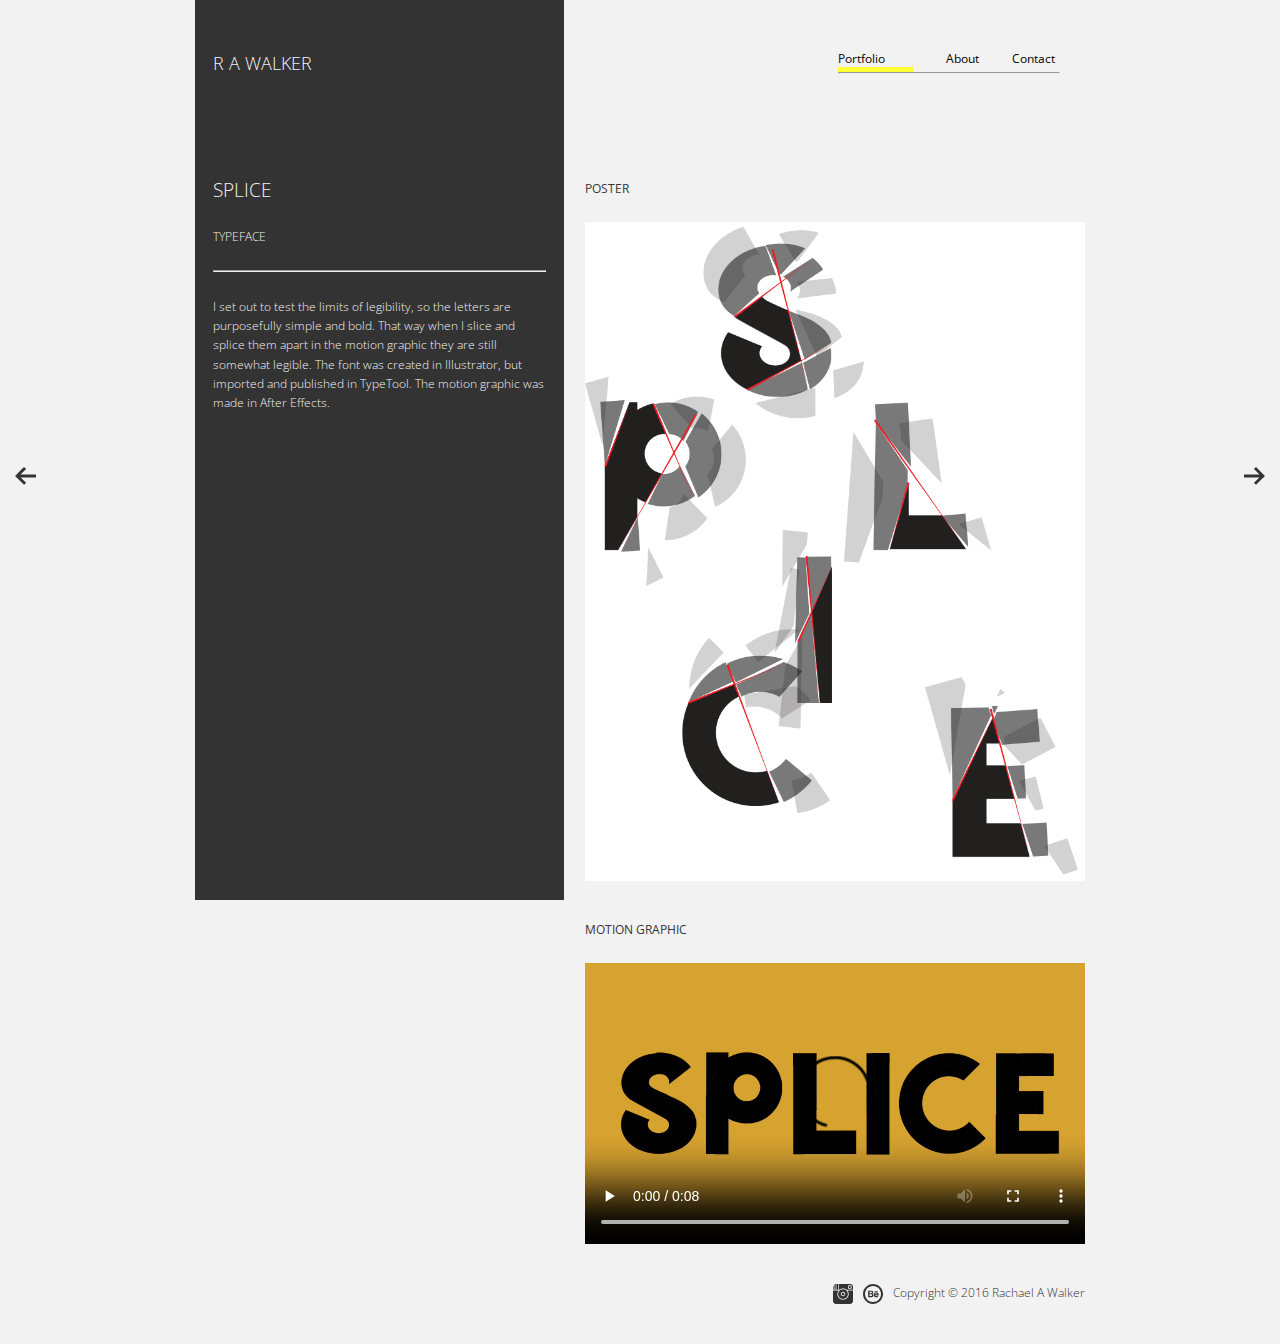
<file: splice.html>
<!DOCTYPE html>
<html lang="en">


<head>
    <meta charset="UTF-8">
    <title>R A Walker Design</title>
    <link rel="stylesheet" href="styles/home.css">
     <meta name="viewport" content="width=device-width, initial-scale=1">
    <link href='https://fonts.googleapis.com/css?family=Open+Sans:400,300' rel='stylesheet' type='text/css'>
    <link rel="apple-touch-icon" sizes="57x57" href="/apple-icon-57x57.png">
<link rel="apple-touch-icon" sizes="60x60" href="/apple-icon-60x60.png">
<link rel="apple-touch-icon" sizes="72x72" href="/apple-icon-72x72.png">
<link rel="apple-touch-icon" sizes="76x76" href="/apple-icon-76x76.png">
<link rel="apple-touch-icon" sizes="114x114" href="/apple-icon-114x114.png">
<link rel="apple-touch-icon" sizes="120x120" href="/apple-icon-120x120.png">
<link rel="apple-touch-icon" sizes="144x144" href="/apple-icon-144x144.png">
<link rel="apple-touch-icon" sizes="152x152" href="/apple-icon-152x152.png">
<link rel="apple-touch-icon" sizes="180x180" href="/apple-icon-180x180.png">
<link rel="icon" type="image/png" sizes="192x192"  href="/android-icon-192x192.png">
<link rel="icon" type="image/png" sizes="32x32" href="/favicon-32x32.png">
<link rel="icon" type="image/png" sizes="96x96" href="/favicon-96x96.png">
<link rel="icon" type="image/png" sizes="16x16" href="/favicon-16x16.png">
<link rel="manifest" href="/manifest.json">
<meta name="msapplication-TileColor" content="#ffffff">
<meta name="msapplication-TileImage" content="/ms-icon-144x144.png">
<meta name="theme-color" content="#ffffff">

<script>
 (function(i,s,o,g,r,a,m){i['GoogleAnalyticsObject']=r;i[r]=i[r]||function(){
 (i[r].q=i[r].q||[]).push(arguments)},i[r].l=1*new Date();a=s.createElement(o),
 m=s.getElementsByTagName(o)[0];a.async=1;a.src=g;m.parentNode.insertBefore(a,m)
 })(window,document,'script','//www.google-analytics.com/analytics.js','ga');

 ga('create', 'UA-73376753-1', 'auto');
 ga('send', 'pageview');

</script>
</head>



   <body>


    <div class="contentcontainer">

    <div class="textbox">

      <h3><a href="index.html">R A WALKER</a></h3>

       <h1>SPLICE</h1>
       <h4>TYPEFACE</h4>

        <hr class="textboxline">

        <p>
I set out to test the limits of legibility, so the letters are purposefully simple and bold. That way when I slice and splice them apart in the motion graphic they are still somewhat legible. The font was created in Illustrator, but imported and published in TypeTool. The motion graphic was made in After Effects.
       </p>

    </div>

    <div class="showcase">

       <nav id="main-menu">
            <ul>
                <li class="yellow"><a href="index.html">Portfolio</a><div class="headerbox">                        </div></li>
                <li class="yellow"><a href="about.html">About</a></li>
                <li class="yellow"><a href="mailto:rawalkerdesign@gmail.com">Contact</a></li>
            </ul>

             <hr class="line">

        </nav>


        <div class="textbox_mobile">

          <h3><a href="index.html">R A WALKER</a></h3>

           <h1>SPLICE</h1>
           <h4>TYPEFACE</h4>



            <p>
    I set out to test the limits of legibility, so the letters are purposefully simple and bold. That way when I slice and splice them apart in the motion graphic they are still somewhat legible. The font was created in Illustrator, but imported and published in TypeTool. The motion graphic was made in After Effects.
           </p>

        </div>



        <a href="calendar.html">
               <div class="leftarrowbox">

                  <svg class="navarrow" version="1.1" id="Layer_1" xmlns="http://www.w3.org/2000/svg" xmlns:xlink="http://www.w3.org/1999/xlink" x="0px" y="0px"
        	 width="20.9px" height="17.8px" viewBox="504.1 375.1 20.9 17.8" enable-background="new 504.1 375.1 20.9 17.8"
        	 xml:space="preserve">
        <polygon class="navfill" fill="#333333" points="525.1,382.6 509.6,382.6 515.2,377.1 513.1,375.1 506.1,382.1 506.1,382.1 505.5,382.8 504.1,384.1
        	504.9,384.8 506.2,386.1 506.2,386.1 513.2,392.9 515.2,390.9 509.7,385.5 525.1,385.5 "/>
        </svg>

        </div></a>


        <a href="cemetery.html">
               <div class="rightarrowbox">
                  <svg class="navarrow" version="1.1" id="Layer_1" xmlns="http://www.w3.org/2000/svg" xmlns:xlink="http://www.w3.org/1999/xlink" x="0px" y="0px"
                  	 width="20.9px" height="17.8px" viewBox="504.1 375.1 20.9 17.8" enable-background="new 504.1 375.1 20.9 17.8"
                  	 xml:space="preserve">
                  <polygon class="navfill" fill="#333333" points="504.1,382.6 519.6,382.6 514.1,377.1 516.1,375.1 523.1,382.1 523.1,382.1 523.8,382.8 525.1,384.1
                  	524.4,384.8 523.1,386.1 523,386.1 516.1,392.9 514.1,390.9 519.5,385.5 504.1,385.5 "/>
                  </svg>      </div>
        </a>



          <div class="project">
             <div class="spacingattop"></div>

              <h4>POSTER</h4>


              <a href="#">
               <img src="images/splice_gallery.png" alt="Splice Poster">

            </a>
          </li>

              <h4>MOTION GRAPHIC</h4>

              <a href="#">

              <video src="images/splice_1080p.mov" alt="Font Motion Graphic" loop autoplay controls></video>
</a>



          </div>
          <div class="footergallery">
            <p>Copyright © 2016 Rachael A Walker</p><a href="https://www.behance.net/rawalkerdesign" target="_blank">
               <svg version="1.1" id="Layer_1" xmlns="http://www.w3.org/2000/svg" xmlns:xlink="http://www.w3.org/1999/xlink" x="0px" y="0px"
               	 viewBox="0 0 555.6 554.7" enable-background="new 0 0 555.6 554.7" xml:space="preserve">
               <g>
               	<path class="svgfill" fill="#333333" d="M277,554.7C124.2,554.6,0,430.3,0,277.6C0,123.3,124.9-0.2,280.8,0c150.8,0.2,275.1,125.9,274.9,278.1
               		C555.4,431.4,431.1,554.8,277,554.7z M277.7,54.9C154,55,55,154.4,55.3,278c0.3,123,99.5,222.2,222.1,222.2
               		c123.8,0,223-99,223-222.6C500.4,153.8,401.5,54.9,277.7,54.9z"/>
               	<path class="svgfill" fill="#333333" d="M143,364.8c0-60.6,0-119.6,0-180.8c7.4,0,14.4-0.1,21.4,0c26.4,0.4,52.8,0.1,79.2,1.7
               		c19.3,1.2,34,11.2,40.2,30.4c6.5,20,0.6,37.5-17.3,51.9c19.5,11.3,27.9,28.3,24.7,50.2c-3.8,26.1-20.5,44.2-48.2,46.1
               		C210.3,366.5,177.1,364.8,143,364.8z M180.6,287c0,16,0,30.9,0,46.3c17,0,33,0.6,49-0.2c15-0.7,22.9-9.7,23-24.1
               		c0-13.5-6.6-21.1-21.5-21.9C214.7,286.4,198.2,287,180.6,287z M180.2,256.2c19-0.9,37.2-1,55.2-2.8c10-1,14-9.1,13.8-18.5
               		c-0.2-9.7-5.7-16.6-15.5-17c-17.6-0.8-35.3-0.2-53.5-0.2C180.2,230.2,180.2,241.7,180.2,256.2z"/>
               	<path class="svgfill" fill="#333333" d="M338.6,308.6c-1.4,13.5,3.8,20,14,25.7c10.6,4.8,26.7,5.4,36.3-0.8c5.6-3.6,10-13.2,10-13.2
               		s15.2-0.4,30.3-0.4c-1.4,26.7-31.7,53.4-65.9,50.4c-42.8-3.7-66.4-34.5-61.9-80.8c4.2-43.2,34.6-66.5,79.7-60.9
               		c35.8,4.4,58.7,38.5,52.3,80C402,308.6,370.4,308.6,338.6,308.6z M400.9,284.3c-3.7-19.2-16.5-26.7-33.8-26.5
               		c-16.3,0.2-24.3,7.6-27.9,26.5C358.2,284.3,381.2,284.3,400.9,284.3z"/>
               	<path class="svgfill" fill="#333333" d="M326.2,213.2c0-6.7,0-11.9,0-18.1c26.2,0,51.8,0,78.2,0c0,6.1,0,11.6,0,18.1
               		C378.5,213.2,352.9,213.2,326.2,213.2z"/>
               </g>
               </svg></a>


            <a href="http://www.instagram.com/rawalkerdesign" target="_blank">
               <svg version="1.1" id="Layer_1" xmlns="http://www.w3.org/2000/svg" xmlns:xlink="http://www.w3.org/1999/xlink" x="0px" y="0px"
               	 viewBox="0 0 531.8 531.7" enable-background="new 0 0 531.8 531.7" xml:space="preserve">
               <g>
               	<g>
               		<g>
               			<rect class="svgfill" x="94.8" y="0" fill #333333" width="34.6" height="150.1"/>
               		</g>
               	</g>
               	<g>
               		<g>
               			<path class="svgfill" fill="#333333" d="M72.4,0.2v149.8H37.9V11.3C44.2,7.5,51,4.6,58,2.7C62.8,1.5,67.7,0.7,72.4,0.2z"/>
               		</g>
               	</g>
               	<g>
               		<g>
               			<path class="svgfill" fill="#333333" d="M15.5,31.8v118.3H0V78.6C0,61.5,5.6,45.1,15.5,31.8z"/>
               		</g>
               	</g>
               	<g>
               		<path class="svgfill" fill="#333333" d="M453.3,0H151.9v150.1h19.9c22-14.3,45.8-33.2,95-33.2c48.1,0,71.9,19,93.9,33.2h171.2V78.6
               			C531.8,29,502.8,0,453.3,0z M494.1,111.5c0,8.2-6.7,14.9-14.9,14.9h-62.3c-8.3,0-14.9-6.7-14.9-14.9V49.2
               			c0-8.3,6.6-14.9,14.9-14.9h62.3c8.2,0,14.9,6.6,14.9,14.9V111.5z"/>
               	</g>
               	<g>
               		<g>
               			<path class="svgfill" fill="#333333" d="M531.8,172.5v280.6c0,43.3-35.2,78.6-78.6,78.6H78.6C35.2,531.7,0,496.4,0,453.1V172.5h148.8
               				c-21.7,26.7-33.8,60.4-33.8,95.4c0,83.5,68,151.5,151.5,151.5c83.5,0,151.5-68,151.5-151.5c0-35-12.1-68.7-33.8-95.4H531.8z"/>
               		</g>
               	</g>
               	<g>
               		<g>
               			<path class="svgfill" fill="#333333" d="M476,80.3c0,15.5-12.6,28.1-28.1,28.1c-15.4,0-27.9-12.6-27.9-28.1c0-15.5,12.6-27.9,27.9-27.9
               				C463.4,52.3,476,64.8,476,80.3z"/>
               		</g>
               	</g>
               	<path class="svgfill" fill="#333333" d="M353.5,172.5c-1-0.9-2-1.8-3-2.7l-8.8-7.4c-4.1-3-8.4-5.7-12.9-8.2c-1.2-0.7-2.5-1.3-3.8-1.9
               		c-17.5-9-37.4-14-58.4-14c-21,0-40.9,5.1-58.4,14c-1.3,0.6-2.6,1.2-3.8,1.9c-4.5,2.5-8.8,5.2-12.9,8.2l-8.8,7.4c-1,0.9-2,1.8-3,2.7
               		c-26.8,24.5-42.2,58.9-42.2,95.4c0,71.2,57.9,129.1,129.1,129.1S395.7,339.1,395.7,268C395.7,231.5,380.3,197,353.5,172.5z
               		 M266.6,327.8c-33,0-59.8-26.8-59.8-59.8c0-33,26.8-59.8,59.8-59.8s59.8,26.8,59.8,59.8C326.4,300.9,299.6,327.8,266.6,327.8z"/>
               	<path class="svgfill" fill="#333333" d="M304.7,267.9c0,21-17.1,38.2-38.2,38.2c-21,0-38.2-17.2-38.2-38.2c0-21,17.2-38.2,38.2-38.2
               		C287.7,229.8,304.7,246.9,304.7,267.9z"/>
               </g>
               </svg>

            </a>
          </div>

    </div>







       </div>

</body>
</html>
</file>
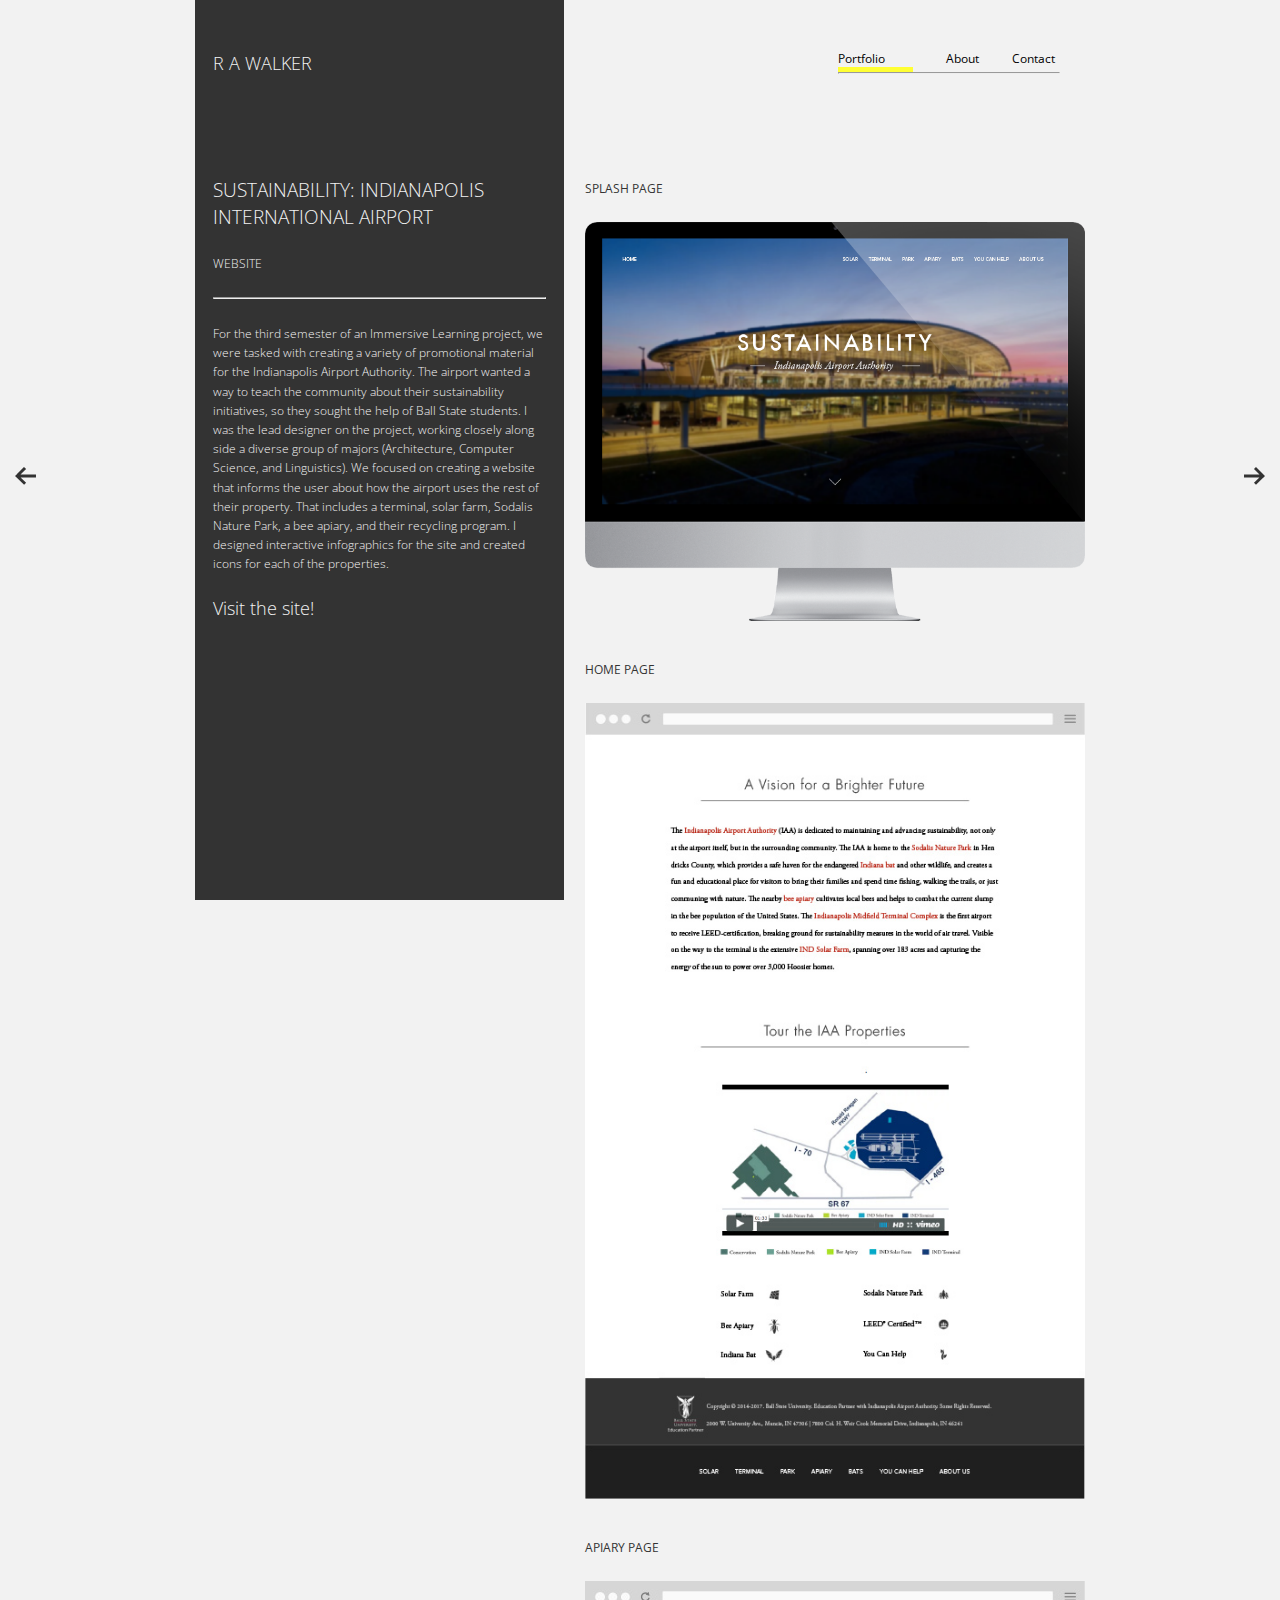
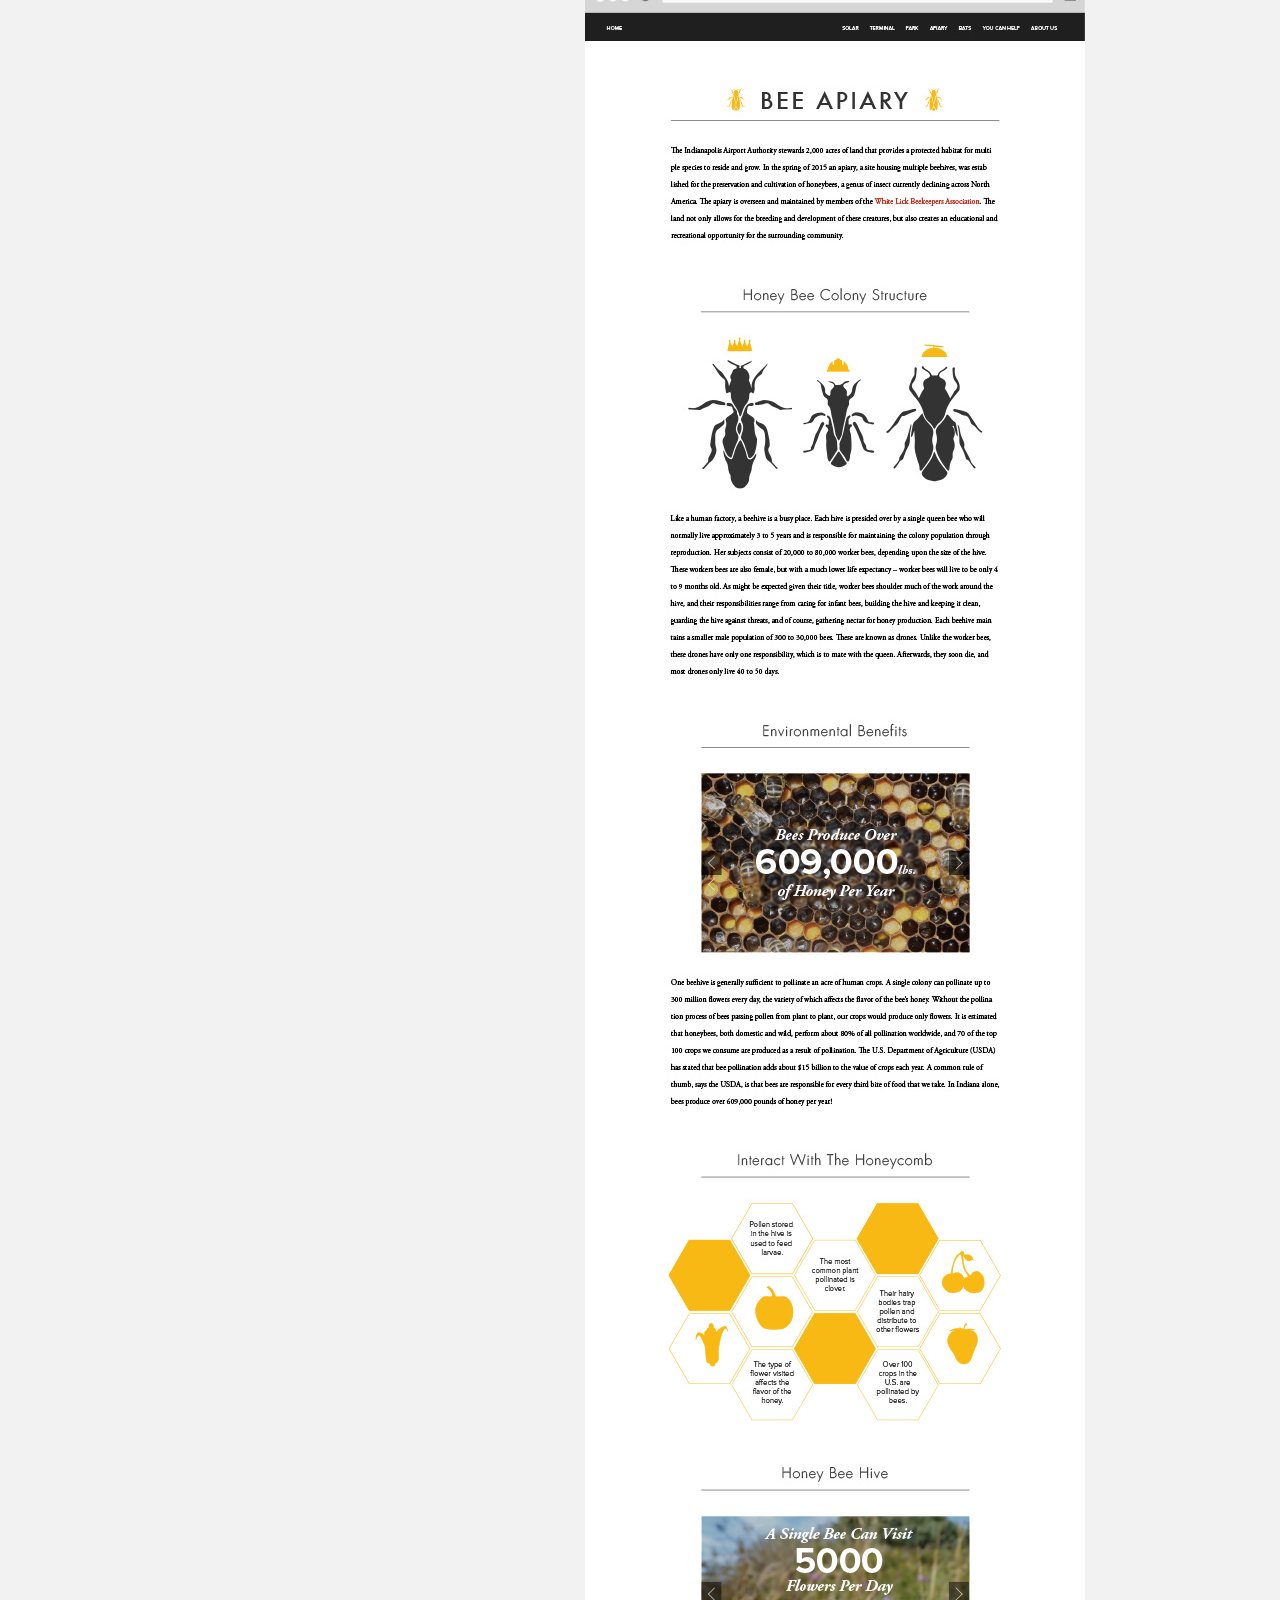
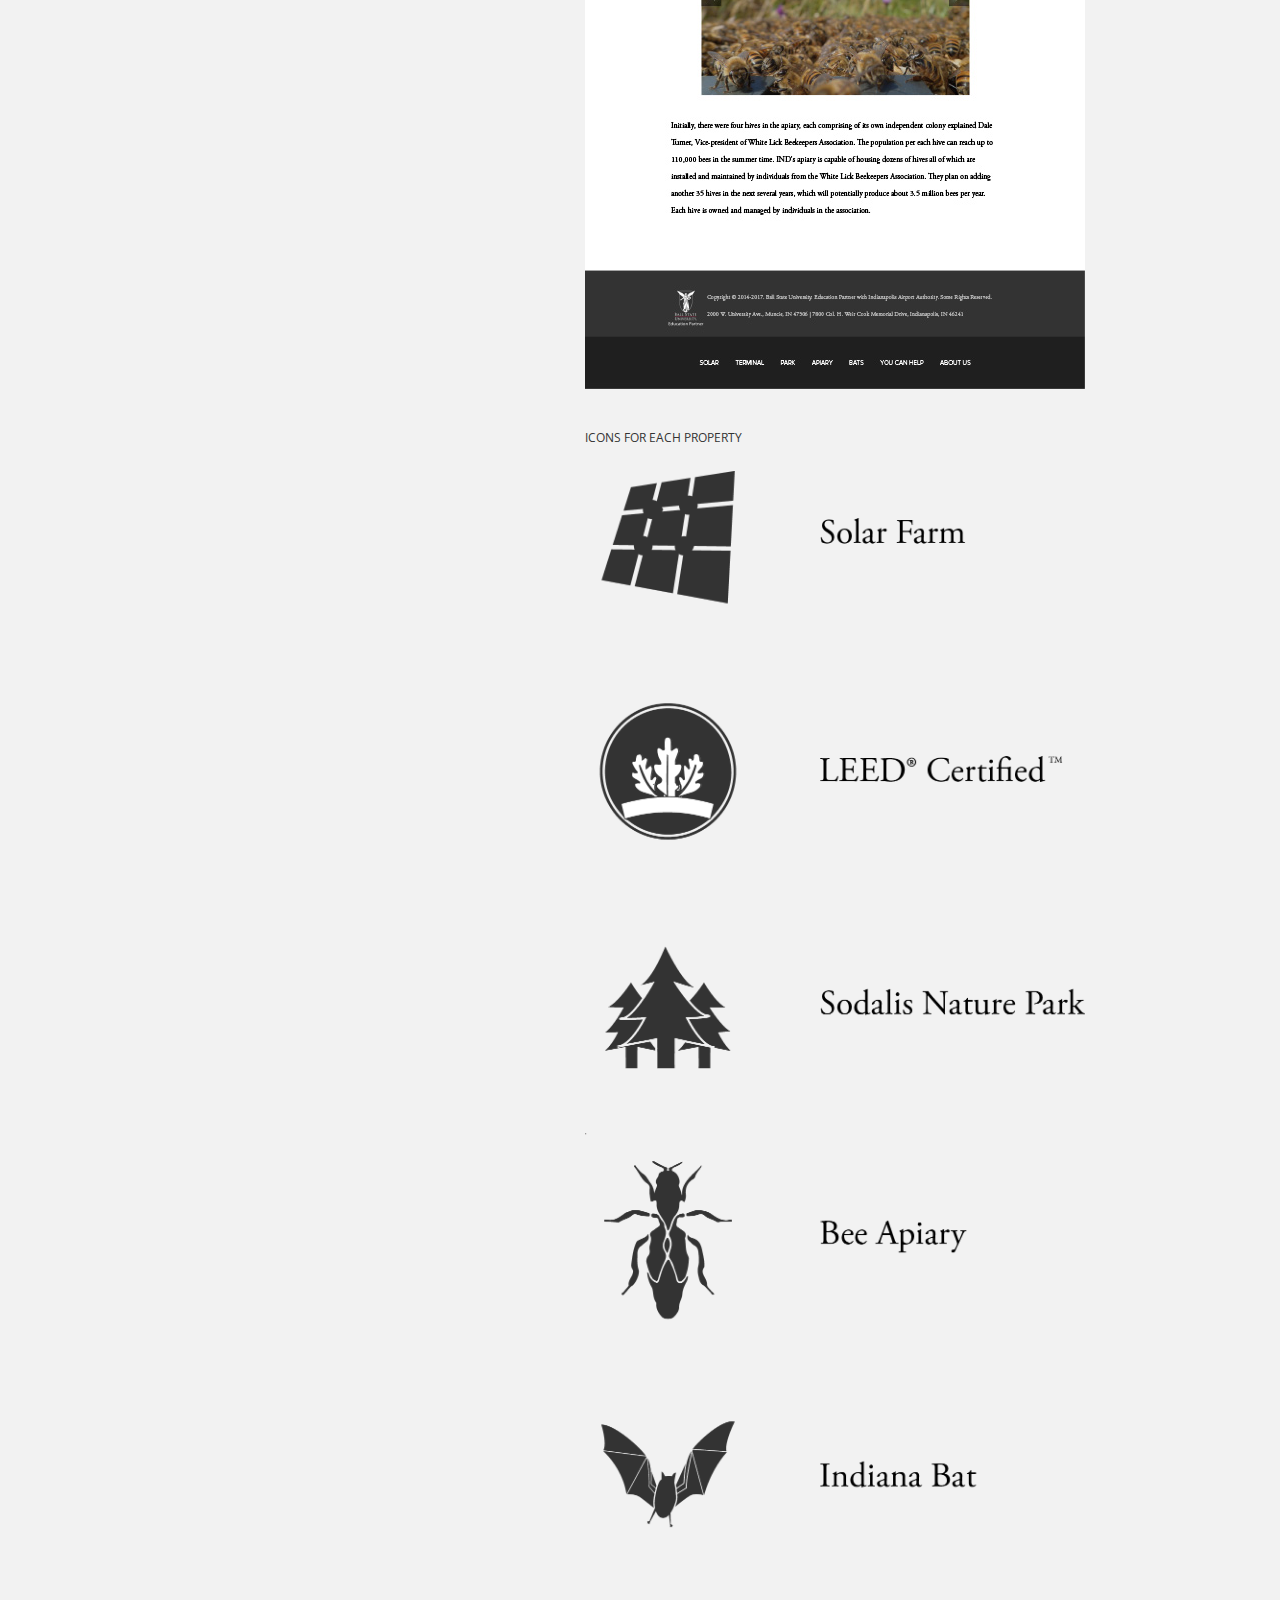
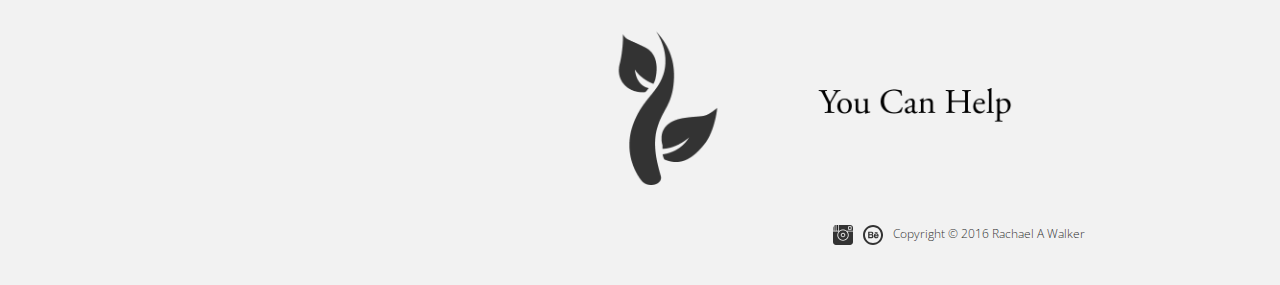
<file: sustainability.html>
<!DOCTYPE html>
<html lang="en">


<head>
    <meta charset="UTF-8">
    <title>R A Walker Design</title>
    <link rel="stylesheet" href="styles/home.css">
     <meta name="viewport" content="width=device-width, initial-scale=1">
    <link href='https://fonts.googleapis.com/css?family=Open+Sans:400,300' rel='stylesheet' type='text/css'>
    <link rel="apple-touch-icon" sizes="57x57" href="/apple-icon-57x57.png">
<link rel="apple-touch-icon" sizes="60x60" href="/apple-icon-60x60.png">
<link rel="apple-touch-icon" sizes="72x72" href="/apple-icon-72x72.png">
<link rel="apple-touch-icon" sizes="76x76" href="/apple-icon-76x76.png">
<link rel="apple-touch-icon" sizes="114x114" href="/apple-icon-114x114.png">
<link rel="apple-touch-icon" sizes="120x120" href="/apple-icon-120x120.png">
<link rel="apple-touch-icon" sizes="144x144" href="/apple-icon-144x144.png">
<link rel="apple-touch-icon" sizes="152x152" href="/apple-icon-152x152.png">
<link rel="apple-touch-icon" sizes="180x180" href="/apple-icon-180x180.png">
<link rel="icon" type="image/png" sizes="192x192"  href="/android-icon-192x192.png">
<link rel="icon" type="image/png" sizes="32x32" href="/favicon-32x32.png">
<link rel="icon" type="image/png" sizes="96x96" href="/favicon-96x96.png">
<link rel="icon" type="image/png" sizes="16x16" href="/favicon-16x16.png">
<link rel="manifest" href="/manifest.json">
<meta name="msapplication-TileColor" content="#ffffff">
<meta name="msapplication-TileImage" content="/ms-icon-144x144.png">
<meta name="theme-color" content="#ffffff">

<script>
 (function(i,s,o,g,r,a,m){i['GoogleAnalyticsObject']=r;i[r]=i[r]||function(){
 (i[r].q=i[r].q||[]).push(arguments)},i[r].l=1*new Date();a=s.createElement(o),
 m=s.getElementsByTagName(o)[0];a.async=1;a.src=g;m.parentNode.insertBefore(a,m)
 })(window,document,'script','//www.google-analytics.com/analytics.js','ga');

 ga('create', 'UA-73376753-1', 'auto');
 ga('send', 'pageview');

</script>
</head>



   <body>



    <div class="contentcontainer">

    <div class="textbox">

      <h3><a href="index.html">R A WALKER</a></h3>

       <h1>SUSTAINABILITY: INDIANAPOLIS INTERNATIONAL AIRPORT</h1>
       <h4>WEBSITE</h4>

        <hr class="textboxline">

        <p>
            For the third semester of an Immersive Learning project, we were tasked with creating a variety of promotional material for the Indianapolis Airport Authority. The airport wanted a way to teach the community about their sustainability initiatives, so they sought the help of Ball State students. I was the lead designer on the project, working closely along side a diverse group of majors (Architecture, Computer Science, and Linguistics). We focused on creating a website that informs the user about how the airport uses the rest of their property. That includes a terminal, solar farm, Sodalis Nature Park, a bee apiary, and their recycling program. I designed interactive infographics for the site and created icons for each of the properties.
        </p>

        <p>


    <a href="http://mobile-ind.squarespace.com/">Visit the site!</a>
</p>

</div>



    <div class="showcase">

       <nav id="main-menu">
            <ul>
                <li class="yellow"><a href="index.html">Portfolio</a><div class="headerbox">                        </div></li>
                <li class="yellow"><a href="about.html">About</a></li>
                <li class="yellow"><a href="mailto:rawalkerdesign@gmail.com">Contact</a></li>
            </ul>

             <hr class="line">

        </nav>


        <div class="textbox_mobile">

          <h3><a href="index.html">R A WALKER</a></h3>

           <h1>SUSTAINABILITY: INDIANAPOLIS INTERNATIONAL AIRPORT</h1>
           <h4>WEBSITE</h4>



            <p>
                For the third semester of an Immersive Learning project, we were tasked with creating a variety of promotional material for the Indianapolis Airport Authority. The airport wanted a way to teach the community about their sustainability initiatives, so they sought the help of Ball State students. I was the lead designer on the project, working closely along side a diverse group of majors (Architecture, Computer Science, and Linguistics). We focused on creating a website that informs the user about how the airport uses the rest of their property. That includes a terminal, solar farm, Sodalis Nature Park, a bee apiary, and their recycling program. I designed interactive infographics for the site and created icons for each of the properties.
            </p>

            <p>


        <a href="http://mobile-ind.squarespace.com/">Visit the site!</a>
        </p>

        </div>

        <a href="scholarshippage.html">
               <div class="leftarrowbox">

                  <svg class="navarrow" version="1.1" id="Layer_1" xmlns="http://www.w3.org/2000/svg" xmlns:xlink="http://www.w3.org/1999/xlink" x="0px" y="0px"
        	 width="20.9px" height="17.8px" viewBox="504.1 375.1 20.9 17.8" enable-background="new 504.1 375.1 20.9 17.8"
        	 xml:space="preserve">
        <polygon class="navfill" fill="#333333" points="525.1,382.6 509.6,382.6 515.2,377.1 513.1,375.1 506.1,382.1 506.1,382.1 505.5,382.8 504.1,384.1
        	504.9,384.8 506.2,386.1 506.2,386.1 513.2,392.9 515.2,390.9 509.7,385.5 525.1,385.5 "/>
        </svg>

        </div></a>


        <a href="papersamples.html">
               <div class="rightarrowbox">
                  <svg class="navarrow" version="1.1" id="Layer_1" xmlns="http://www.w3.org/2000/svg" xmlns:xlink="http://www.w3.org/1999/xlink" x="0px" y="0px"
                  	 width="20.9px" height="17.8px" viewBox="504.1 375.1 20.9 17.8" enable-background="new 504.1 375.1 20.9 17.8"
                  	 xml:space="preserve">
                  <polygon class="navfill" fill="#333333" points="504.1,382.6 519.6,382.6 514.1,377.1 516.1,375.1 523.1,382.1 523.1,382.1 523.8,382.8 525.1,384.1
                  	524.4,384.8 523.1,386.1 523,386.1 516.1,392.9 514.1,390.9 519.5,385.5 504.1,385.5 "/>
                  </svg></div>
        </a>



          <div class="project">
             <div class="spacingattop"></div>
              <h4>SPLASH PAGE</h4>

              <a href="#">
             <img src="images/iaa_1.png" alt="Sustainability Splash Page">
              </a>

              <h4>HOME PAGE</h4>

              <a href="#">
             <img src="images/iaa_2.jpg" alt="Sustainability Home Page">
              </a>

              <h4>APIARY PAGE</h4>


              <a href="#">
             <img src="images/iaa_3.jpg" alt="Sustainability Apiary Page">
              </a>

              <h4>ICONS FOR EACH PROPERTY</h4>

              <a href="#">
             <img src="images/icons.png" alt="Sustainability Icons">
              </a>

              <!-- <h4>CHILDREN'S PAGE</h4>

                <a href="#">
             <img src="images/childrenspage.jpg" alt="Indianapolis Airport" width="500px">
              </a> -->


          </div>
          <div class="footergallery">
           <p>Copyright © 2016 Rachael A Walker</p><a href="https://www.behance.net/rawalkerdesign" target="_blank">
              <svg version="1.1" id="Layer_1" xmlns="http://www.w3.org/2000/svg" xmlns:xlink="http://www.w3.org/1999/xlink" x="0px" y="0px"
              	 viewBox="0 0 555.6 554.7" enable-background="new 0 0 555.6 554.7" xml:space="preserve">
              <g>
              	<path class="svgfill" fill="#333333" d="M277,554.7C124.2,554.6,0,430.3,0,277.6C0,123.3,124.9-0.2,280.8,0c150.8,0.2,275.1,125.9,274.9,278.1
              		C555.4,431.4,431.1,554.8,277,554.7z M277.7,54.9C154,55,55,154.4,55.3,278c0.3,123,99.5,222.2,222.1,222.2
              		c123.8,0,223-99,223-222.6C500.4,153.8,401.5,54.9,277.7,54.9z"/>
              	<path class="svgfill" fill="#333333" d="M143,364.8c0-60.6,0-119.6,0-180.8c7.4,0,14.4-0.1,21.4,0c26.4,0.4,52.8,0.1,79.2,1.7
              		c19.3,1.2,34,11.2,40.2,30.4c6.5,20,0.6,37.5-17.3,51.9c19.5,11.3,27.9,28.3,24.7,50.2c-3.8,26.1-20.5,44.2-48.2,46.1
              		C210.3,366.5,177.1,364.8,143,364.8z M180.6,287c0,16,0,30.9,0,46.3c17,0,33,0.6,49-0.2c15-0.7,22.9-9.7,23-24.1
              		c0-13.5-6.6-21.1-21.5-21.9C214.7,286.4,198.2,287,180.6,287z M180.2,256.2c19-0.9,37.2-1,55.2-2.8c10-1,14-9.1,13.8-18.5
              		c-0.2-9.7-5.7-16.6-15.5-17c-17.6-0.8-35.3-0.2-53.5-0.2C180.2,230.2,180.2,241.7,180.2,256.2z"/>
              	<path class="svgfill" fill="#333333" d="M338.6,308.6c-1.4,13.5,3.8,20,14,25.7c10.6,4.8,26.7,5.4,36.3-0.8c5.6-3.6,10-13.2,10-13.2
              		s15.2-0.4,30.3-0.4c-1.4,26.7-31.7,53.4-65.9,50.4c-42.8-3.7-66.4-34.5-61.9-80.8c4.2-43.2,34.6-66.5,79.7-60.9
              		c35.8,4.4,58.7,38.5,52.3,80C402,308.6,370.4,308.6,338.6,308.6z M400.9,284.3c-3.7-19.2-16.5-26.7-33.8-26.5
              		c-16.3,0.2-24.3,7.6-27.9,26.5C358.2,284.3,381.2,284.3,400.9,284.3z"/>
              	<path class="svgfill" fill="#333333" d="M326.2,213.2c0-6.7,0-11.9,0-18.1c26.2,0,51.8,0,78.2,0c0,6.1,0,11.6,0,18.1
              		C378.5,213.2,352.9,213.2,326.2,213.2z"/>
              </g>
              </svg></a>


           <a href="http://www.instagram.com/rawalkerdesign" target="_blank">
              <svg version="1.1" id="Layer_1" xmlns="http://www.w3.org/2000/svg" xmlns:xlink="http://www.w3.org/1999/xlink" x="0px" y="0px"
              	 viewBox="0 0 531.8 531.7" enable-background="new 0 0 531.8 531.7" xml:space="preserve">
              <g>
              	<g>
              		<g>
              			<rect class="svgfill" x="94.8" y="0" fill #333333" width="34.6" height="150.1"/>
              		</g>
              	</g>
              	<g>
              		<g>
              			<path class="svgfill" fill="#333333" d="M72.4,0.2v149.8H37.9V11.3C44.2,7.5,51,4.6,58,2.7C62.8,1.5,67.7,0.7,72.4,0.2z"/>
              		</g>
              	</g>
              	<g>
              		<g>
              			<path class="svgfill" fill="#333333" d="M15.5,31.8v118.3H0V78.6C0,61.5,5.6,45.1,15.5,31.8z"/>
              		</g>
              	</g>
              	<g>
              		<path class="svgfill" fill="#333333" d="M453.3,0H151.9v150.1h19.9c22-14.3,45.8-33.2,95-33.2c48.1,0,71.9,19,93.9,33.2h171.2V78.6
              			C531.8,29,502.8,0,453.3,0z M494.1,111.5c0,8.2-6.7,14.9-14.9,14.9h-62.3c-8.3,0-14.9-6.7-14.9-14.9V49.2
              			c0-8.3,6.6-14.9,14.9-14.9h62.3c8.2,0,14.9,6.6,14.9,14.9V111.5z"/>
              	</g>
              	<g>
              		<g>
              			<path class="svgfill" fill="#333333" d="M531.8,172.5v280.6c0,43.3-35.2,78.6-78.6,78.6H78.6C35.2,531.7,0,496.4,0,453.1V172.5h148.8
              				c-21.7,26.7-33.8,60.4-33.8,95.4c0,83.5,68,151.5,151.5,151.5c83.5,0,151.5-68,151.5-151.5c0-35-12.1-68.7-33.8-95.4H531.8z"/>
              		</g>
              	</g>
              	<g>
              		<g>
              			<path class="svgfill" fill="#333333" d="M476,80.3c0,15.5-12.6,28.1-28.1,28.1c-15.4,0-27.9-12.6-27.9-28.1c0-15.5,12.6-27.9,27.9-27.9
              				C463.4,52.3,476,64.8,476,80.3z"/>
              		</g>
              	</g>
              	<path class="svgfill" fill="#333333" d="M353.5,172.5c-1-0.9-2-1.8-3-2.7l-8.8-7.4c-4.1-3-8.4-5.7-12.9-8.2c-1.2-0.7-2.5-1.3-3.8-1.9
              		c-17.5-9-37.4-14-58.4-14c-21,0-40.9,5.1-58.4,14c-1.3,0.6-2.6,1.2-3.8,1.9c-4.5,2.5-8.8,5.2-12.9,8.2l-8.8,7.4c-1,0.9-2,1.8-3,2.7
              		c-26.8,24.5-42.2,58.9-42.2,95.4c0,71.2,57.9,129.1,129.1,129.1S395.7,339.1,395.7,268C395.7,231.5,380.3,197,353.5,172.5z
              		 M266.6,327.8c-33,0-59.8-26.8-59.8-59.8c0-33,26.8-59.8,59.8-59.8s59.8,26.8,59.8,59.8C326.4,300.9,299.6,327.8,266.6,327.8z"/>
              	<path class="svgfill" fill="#333333" d="M304.7,267.9c0,21-17.1,38.2-38.2,38.2c-21,0-38.2-17.2-38.2-38.2c0-21,17.2-38.2,38.2-38.2
              		C287.7,229.8,304.7,246.9,304.7,267.9z"/>
              </g>
              </svg>

           </a>
          </div>

    </div>







       </div>

</body>
</html>
</file>
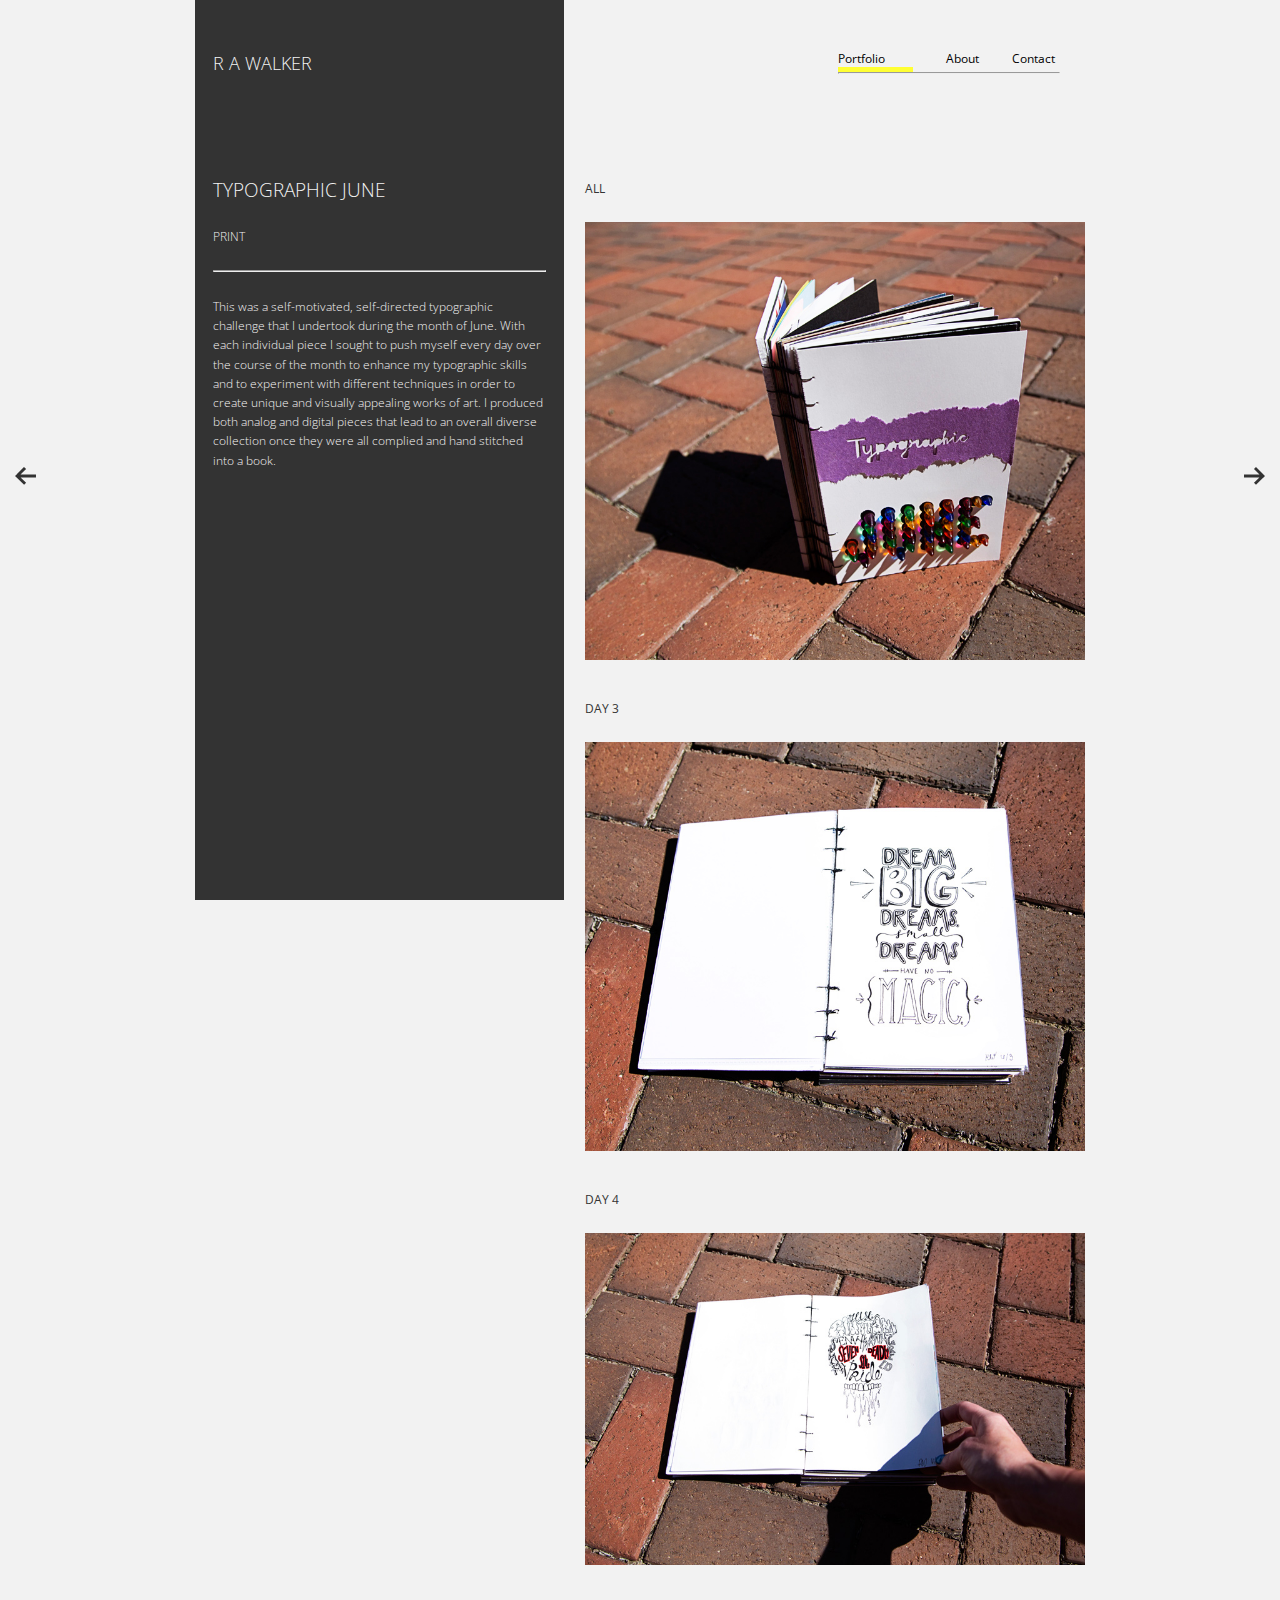
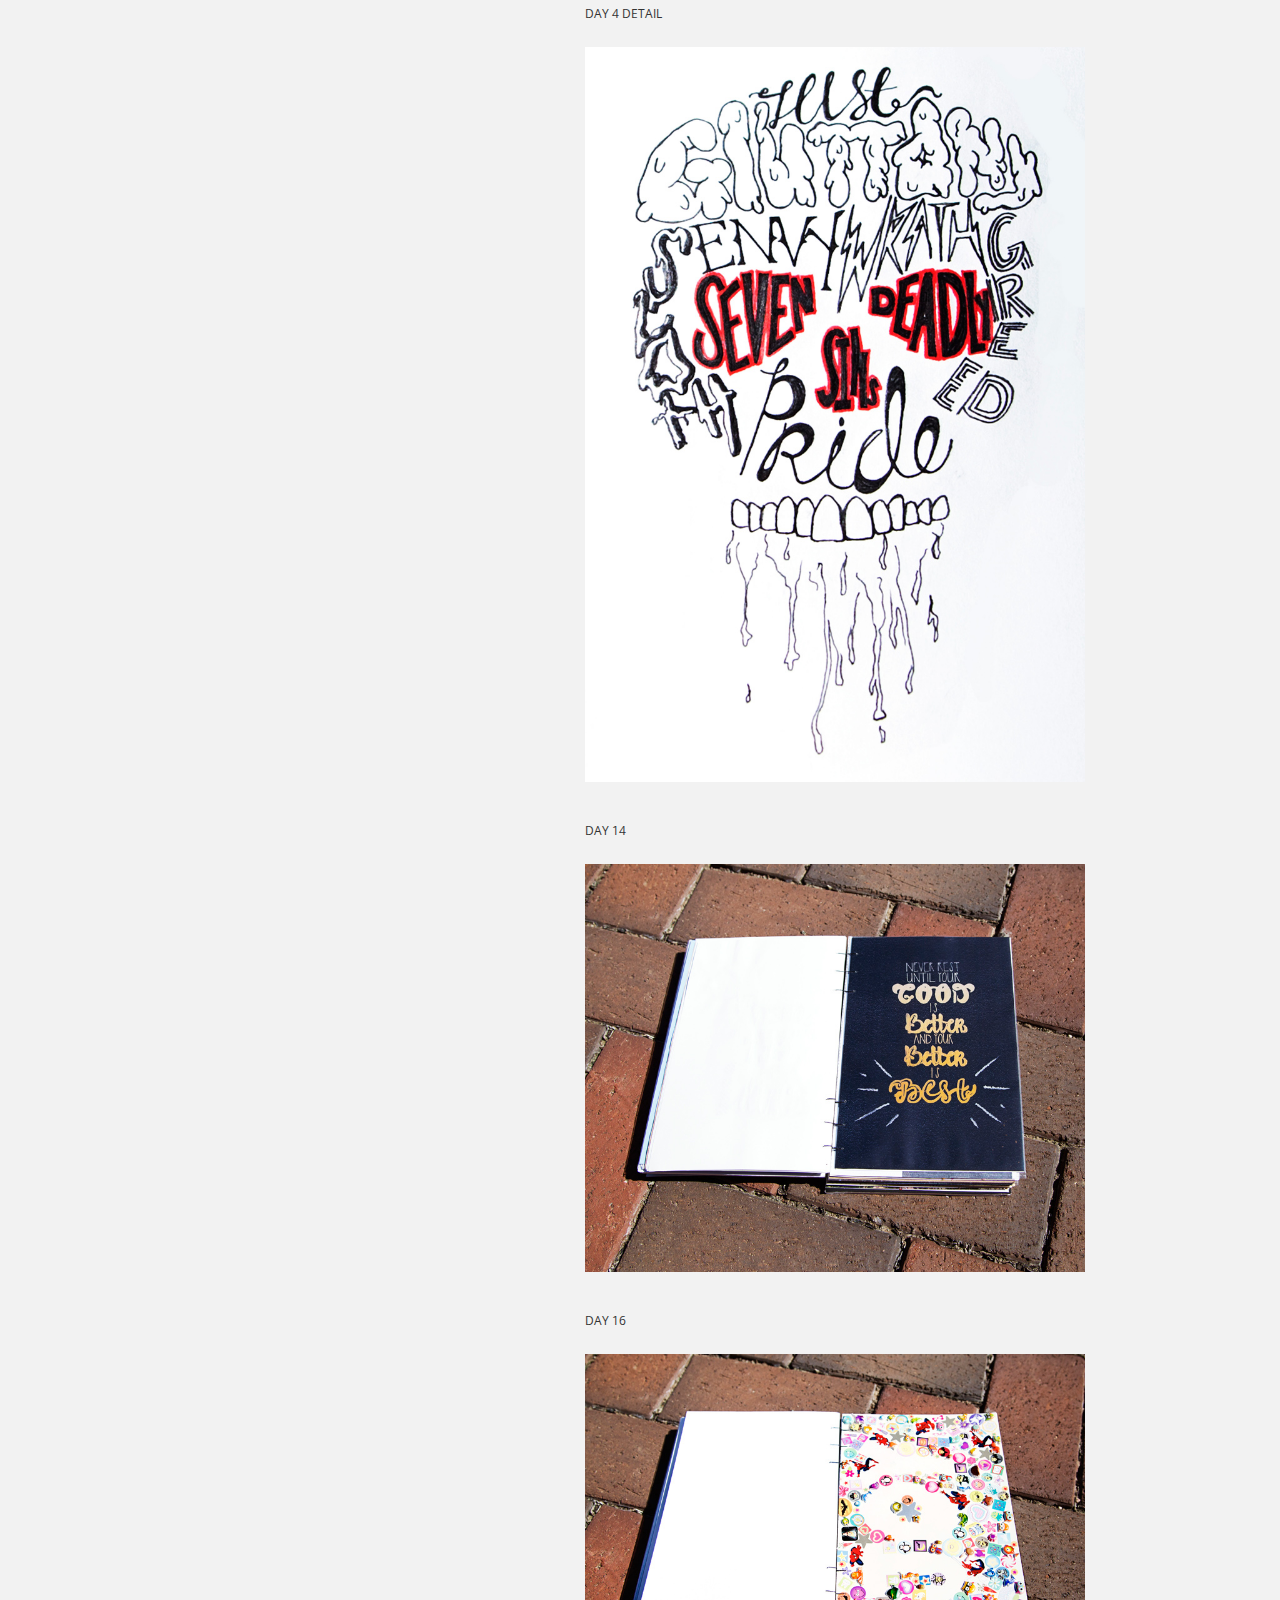
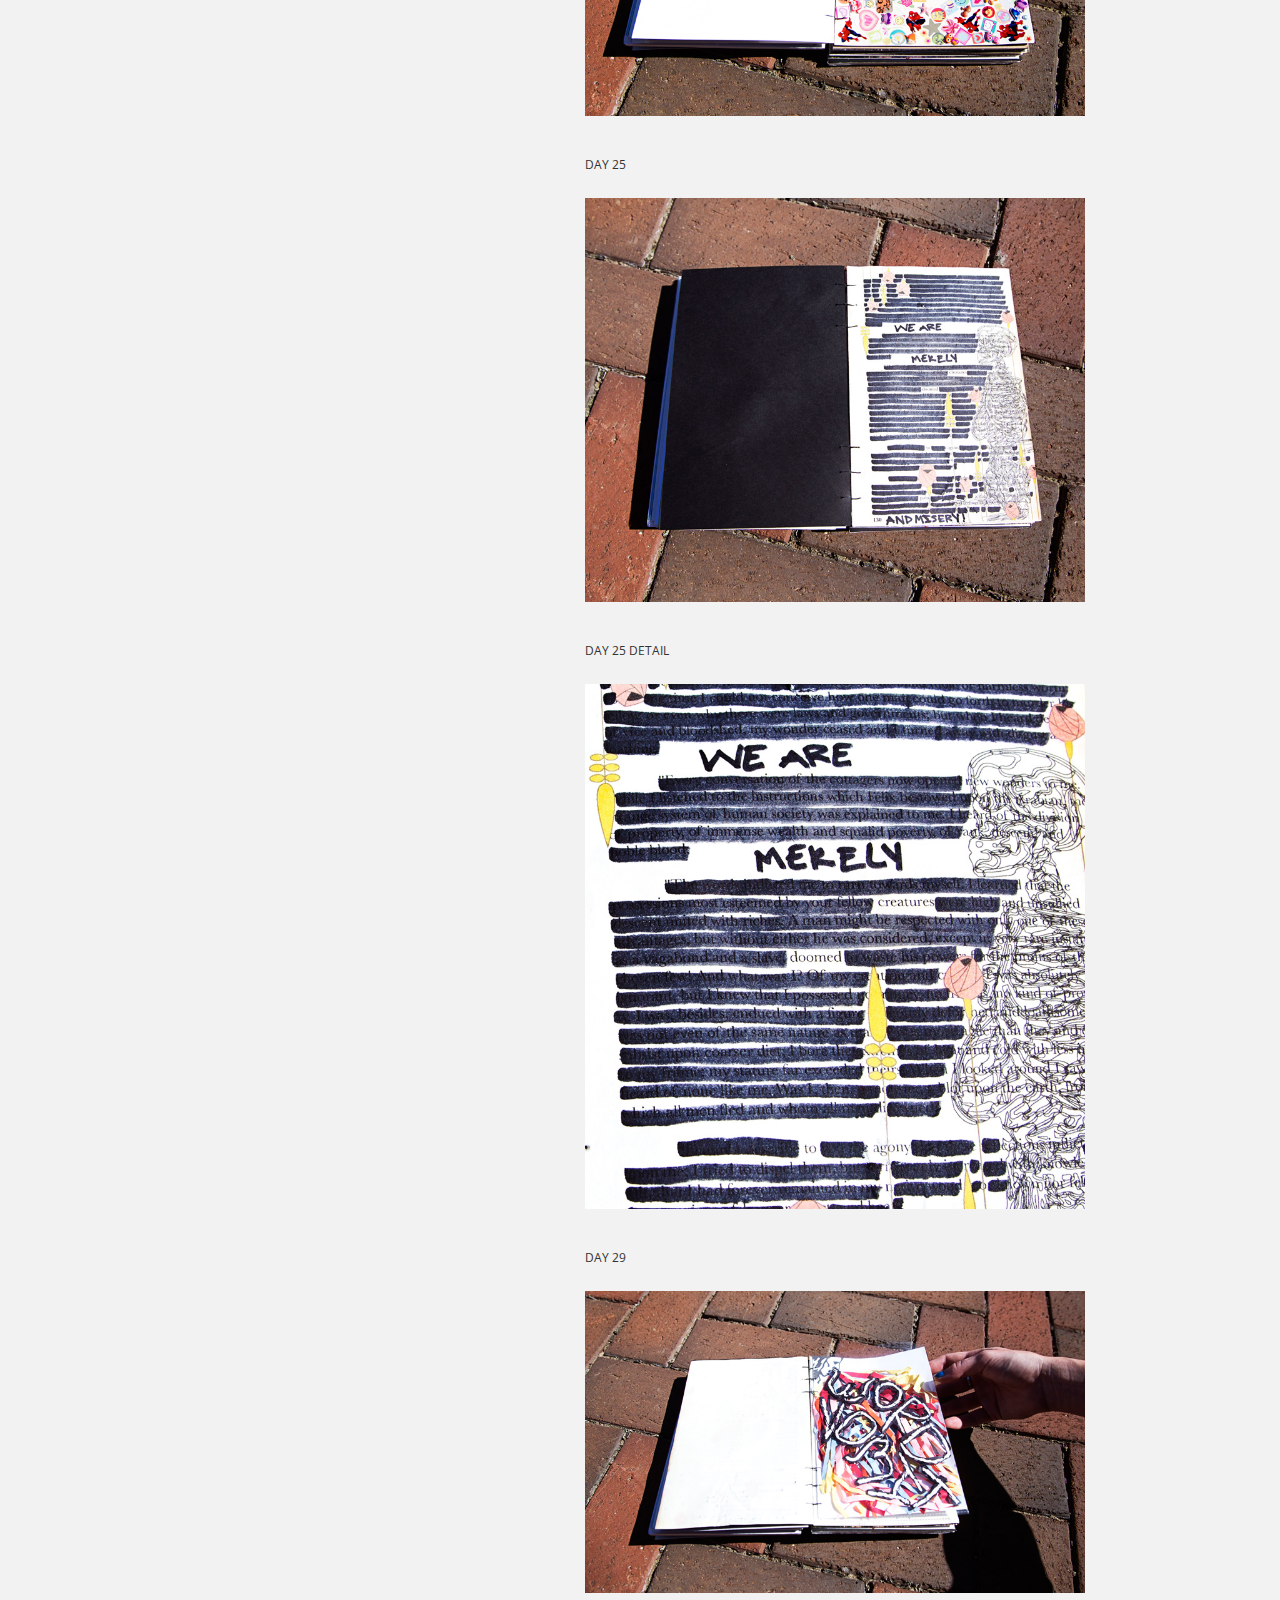
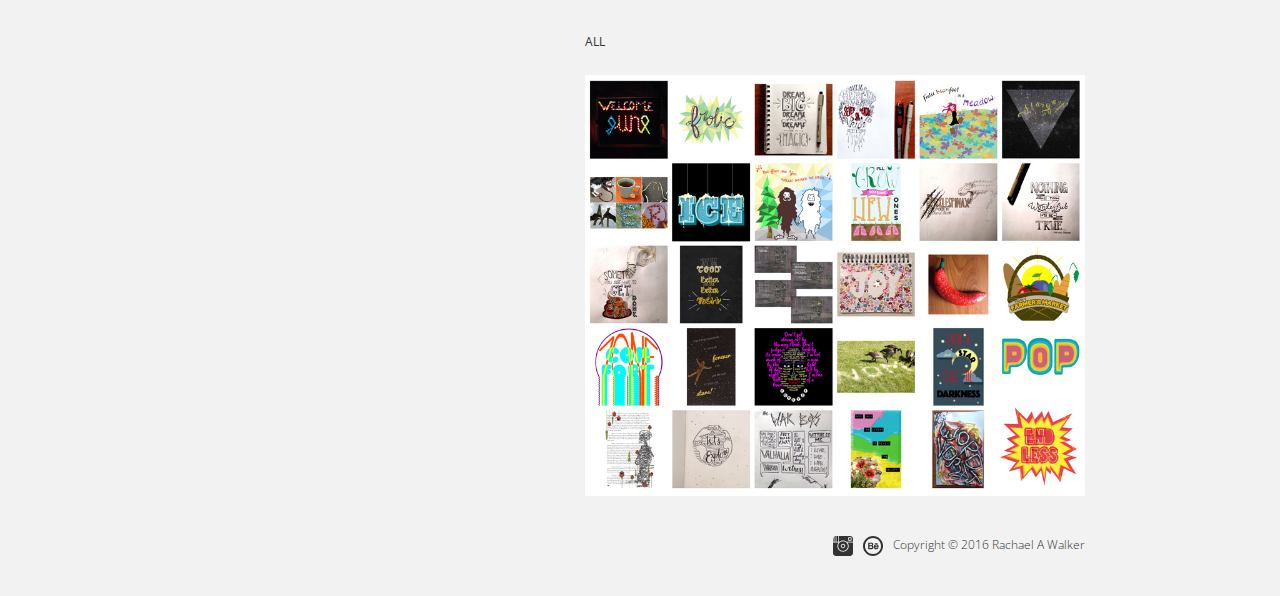
<file: typographic.html>
<!DOCTYPE html>
<html lang="en">


<head>
    <meta charset="UTF-8">
    <title>R A Walker Design</title>
    <link rel="stylesheet" href="styles/home.css">
     <meta name="viewport" content="width=device-width, initial-scale=1">
    <link href='https://fonts.googleapis.com/css?family=Open+Sans:400,300' rel='stylesheet' type='text/css'>
    <link rel="apple-touch-icon" sizes="57x57" href="/apple-icon-57x57.png">
<link rel="apple-touch-icon" sizes="60x60" href="/apple-icon-60x60.png">
<link rel="apple-touch-icon" sizes="72x72" href="/apple-icon-72x72.png">
<link rel="apple-touch-icon" sizes="76x76" href="/apple-icon-76x76.png">
<link rel="apple-touch-icon" sizes="114x114" href="/apple-icon-114x114.png">
<link rel="apple-touch-icon" sizes="120x120" href="/apple-icon-120x120.png">
<link rel="apple-touch-icon" sizes="144x144" href="/apple-icon-144x144.png">
<link rel="apple-touch-icon" sizes="152x152" href="/apple-icon-152x152.png">
<link rel="apple-touch-icon" sizes="180x180" href="/apple-icon-180x180.png">
<link rel="icon" type="image/png" sizes="192x192"  href="/android-icon-192x192.png">
<link rel="icon" type="image/png" sizes="32x32" href="/favicon-32x32.png">
<link rel="icon" type="image/png" sizes="96x96" href="/favicon-96x96.png">
<link rel="icon" type="image/png" sizes="16x16" href="/favicon-16x16.png">
<link rel="manifest" href="/manifest.json">
<meta name="msapplication-TileColor" content="#ffffff">
<meta name="msapplication-TileImage" content="/ms-icon-144x144.png">
<meta name="theme-color" content="#ffffff">

<script>
 (function(i,s,o,g,r,a,m){i['GoogleAnalyticsObject']=r;i[r]=i[r]||function(){
 (i[r].q=i[r].q||[]).push(arguments)},i[r].l=1*new Date();a=s.createElement(o),
 m=s.getElementsByTagName(o)[0];a.async=1;a.src=g;m.parentNode.insertBefore(a,m)
 })(window,document,'script','//www.google-analytics.com/analytics.js','ga');

 ga('create', 'UA-73376753-1', 'auto');
 ga('send', 'pageview');

</script>
</head>



   <body>



    <div class="contentcontainer">

    <div class="textbox">

      <h3><a href="index.html">R A WALKER</a></h3>

       <h1>TYPOGRAPHIC JUNE</h1>
       <h4>PRINT</h4>

        <hr class="textboxline">

        <p>This was a self-motivated, self-directed typographic challenge that I undertook during the month of June. With each individual piece I sought to push myself every day over the course of the month to enhance my typographic skills and to experiment with different techniques in order to create unique and visually appealing works of art. I produced both analog and digital pieces that lead to an overall diverse collection once they were all complied and hand stitched into a book.</p>
    </div>

    <div class="showcase">

       <nav id="main-menu">
            <ul>
                <li class="yellow"><a href="index.html">Portfolio</a><div class="headerbox">                        </div></li>
                <li class="yellow"><a href="about.html">About</a></li>
                <li class="yellow"><a href="mailto:rawalkerdesign@gmail.com">Contact</a></li>
            </ul>

             <hr class="line">

        </nav>


        <div class="textbox_mobile">

         <h3><a href="index.html">R A WALKER</a></h3>

          <h1>TYPOGRAPHIC JUNE</h1>
          <h4>PRINT</h4>



           <p>This was a self-motivated, self-directed typographic challenge that I undertook during the month of June. With each individual piece I sought to push myself every day over the course of the month to enhance my typographic skills and to experiment with different techniques in order to create unique and visually appealing works of art. I produced both analog and digital pieces that lead to an overall diverse collection once they were all complied and hand stitched into a book.</p>
      </div>


      <a href="deadbeats.html">
             <div class="leftarrowbox">

                <svg class="navarrow" version="1.1" id="Layer_1" xmlns="http://www.w3.org/2000/svg" xmlns:xlink="http://www.w3.org/1999/xlink" x="0px" y="0px"
      	 width="20.9px" height="17.8px" viewBox="504.1 375.1 20.9 17.8" enable-background="new 504.1 375.1 20.9 17.8"
      	 xml:space="preserve">
      <polygon class="navfill" fill="#333333" points="525.1,382.6 509.6,382.6 515.2,377.1 513.1,375.1 506.1,382.1 506.1,382.1 505.5,382.8 504.1,384.1
      	504.9,384.8 506.2,386.1 506.2,386.1 513.2,392.9 515.2,390.9 509.7,385.5 525.1,385.5 "/>
      </svg>

      </div></a>


      <a href="cards.html">
             <div class="rightarrowbox">
                <svg class="navarrow" version="1.1" id="Layer_1" xmlns="http://www.w3.org/2000/svg" xmlns:xlink="http://www.w3.org/1999/xlink" x="0px" y="0px"
                	 width="20.9px" height="17.8px" viewBox="504.1 375.1 20.9 17.8" enable-background="new 504.1 375.1 20.9 17.8"
                	 xml:space="preserve">
                <polygon class="navfill" fill="#333333" points="504.1,382.6 519.6,382.6 514.1,377.1 516.1,375.1 523.1,382.1 523.1,382.1 523.8,382.8 525.1,384.1
                	524.4,384.8 523.1,386.1 523,386.1 516.1,392.9 514.1,390.9 519.5,385.5 504.1,385.5 "/>
                </svg> </div>
      </a>




          <div class="project">
             <div class="spacingattop"></div>

             <h4>ALL</h4>

             <a href="#">
            <img src="images/typographicjune_gallery.jpg" alt="Typographic June All">
            </a>



              <h4>DAY 3</h4>

              <a href="#">
             <img src="images/typographicjune_1.jpg" alt="Typographic June Day 3">
              </a>

              <h4>DAY 4</h4>

              <a href="#">
             <img src="images/typographicjune_2.jpg" alt="Typographic June Day 4">
              </a>

              <h4>DAY 4 DETAIL</h4>


              <a href="#">
             <img src="images/typographicjune_3.jpg" alt="Typographic June Day 4 Detail">
              </a>

              <h4>DAY 14</h4>

              <a href="#">
             <img src="images/typographicjune_4.jpg" alt="Typographic June Day 14">
              </a>

              <h4>DAY 16</h4>

                <a href="#">
             <img src="images/typographicjune_5.jpg" alt="Typographic June Day 16">
              </a>

              <h4>DAY 25</h4>

               <a href="#">
              <img src="images/typographicjune_6.jpg" alt="Typographic June Day 25">
              </a>

              <h4>DAY 25 DETAIL</h4>

               <a href="#">
              <img src="images/typographicjune_7.jpg" alt="Typographic June Day 25 Detail">
              </a>

              <h4>DAY 29</h4>

               <a href="#">
              <img src="images/typographicjune_8.jpg" alt="Typographic June Day 29">
              </a>

              <h4>ALL</h4>

               <a href="#">
              <img src="images/typographicjune_9.jpg" alt="Typographic June All">
              </a>



          </div>
          <div class="footergallery">
            <p>Copyright © 2016 Rachael A Walker</p><a href="https://www.behance.net/rawalkerdesign" target="_blank">
               <svg version="1.1" id="Layer_1" xmlns="http://www.w3.org/2000/svg" xmlns:xlink="http://www.w3.org/1999/xlink" x="0px" y="0px"
               	 viewBox="0 0 555.6 554.7" enable-background="new 0 0 555.6 554.7" xml:space="preserve">
               <g>
               	<path class="svgfill" fill="#333333" d="M277,554.7C124.2,554.6,0,430.3,0,277.6C0,123.3,124.9-0.2,280.8,0c150.8,0.2,275.1,125.9,274.9,278.1
               		C555.4,431.4,431.1,554.8,277,554.7z M277.7,54.9C154,55,55,154.4,55.3,278c0.3,123,99.5,222.2,222.1,222.2
               		c123.8,0,223-99,223-222.6C500.4,153.8,401.5,54.9,277.7,54.9z"/>
               	<path class="svgfill" fill="#333333" d="M143,364.8c0-60.6,0-119.6,0-180.8c7.4,0,14.4-0.1,21.4,0c26.4,0.4,52.8,0.1,79.2,1.7
               		c19.3,1.2,34,11.2,40.2,30.4c6.5,20,0.6,37.5-17.3,51.9c19.5,11.3,27.9,28.3,24.7,50.2c-3.8,26.1-20.5,44.2-48.2,46.1
               		C210.3,366.5,177.1,364.8,143,364.8z M180.6,287c0,16,0,30.9,0,46.3c17,0,33,0.6,49-0.2c15-0.7,22.9-9.7,23-24.1
               		c0-13.5-6.6-21.1-21.5-21.9C214.7,286.4,198.2,287,180.6,287z M180.2,256.2c19-0.9,37.2-1,55.2-2.8c10-1,14-9.1,13.8-18.5
               		c-0.2-9.7-5.7-16.6-15.5-17c-17.6-0.8-35.3-0.2-53.5-0.2C180.2,230.2,180.2,241.7,180.2,256.2z"/>
               	<path class="svgfill" fill="#333333" d="M338.6,308.6c-1.4,13.5,3.8,20,14,25.7c10.6,4.8,26.7,5.4,36.3-0.8c5.6-3.6,10-13.2,10-13.2
               		s15.2-0.4,30.3-0.4c-1.4,26.7-31.7,53.4-65.9,50.4c-42.8-3.7-66.4-34.5-61.9-80.8c4.2-43.2,34.6-66.5,79.7-60.9
               		c35.8,4.4,58.7,38.5,52.3,80C402,308.6,370.4,308.6,338.6,308.6z M400.9,284.3c-3.7-19.2-16.5-26.7-33.8-26.5
               		c-16.3,0.2-24.3,7.6-27.9,26.5C358.2,284.3,381.2,284.3,400.9,284.3z"/>
               	<path class="svgfill" fill="#333333" d="M326.2,213.2c0-6.7,0-11.9,0-18.1c26.2,0,51.8,0,78.2,0c0,6.1,0,11.6,0,18.1
               		C378.5,213.2,352.9,213.2,326.2,213.2z"/>
               </g>
               </svg></a>


            <a href="http://www.instagram.com/rawalkerdesign" target="_blank">
               <svg version="1.1" id="Layer_1" xmlns="http://www.w3.org/2000/svg" xmlns:xlink="http://www.w3.org/1999/xlink" x="0px" y="0px"
               	 viewBox="0 0 531.8 531.7" enable-background="new 0 0 531.8 531.7" xml:space="preserve">
               <g>
               	<g>
               		<g>
               			<rect class="svgfill" x="94.8" y="0" fill #333333" width="34.6" height="150.1"/>
               		</g>
               	</g>
               	<g>
               		<g>
               			<path class="svgfill" fill="#333333" d="M72.4,0.2v149.8H37.9V11.3C44.2,7.5,51,4.6,58,2.7C62.8,1.5,67.7,0.7,72.4,0.2z"/>
               		</g>
               	</g>
               	<g>
               		<g>
               			<path class="svgfill" fill="#333333" d="M15.5,31.8v118.3H0V78.6C0,61.5,5.6,45.1,15.5,31.8z"/>
               		</g>
               	</g>
               	<g>
               		<path class="svgfill" fill="#333333" d="M453.3,0H151.9v150.1h19.9c22-14.3,45.8-33.2,95-33.2c48.1,0,71.9,19,93.9,33.2h171.2V78.6
               			C531.8,29,502.8,0,453.3,0z M494.1,111.5c0,8.2-6.7,14.9-14.9,14.9h-62.3c-8.3,0-14.9-6.7-14.9-14.9V49.2
               			c0-8.3,6.6-14.9,14.9-14.9h62.3c8.2,0,14.9,6.6,14.9,14.9V111.5z"/>
               	</g>
               	<g>
               		<g>
               			<path class="svgfill" fill="#333333" d="M531.8,172.5v280.6c0,43.3-35.2,78.6-78.6,78.6H78.6C35.2,531.7,0,496.4,0,453.1V172.5h148.8
               				c-21.7,26.7-33.8,60.4-33.8,95.4c0,83.5,68,151.5,151.5,151.5c83.5,0,151.5-68,151.5-151.5c0-35-12.1-68.7-33.8-95.4H531.8z"/>
               		</g>
               	</g>
               	<g>
               		<g>
               			<path class="svgfill" fill="#333333" d="M476,80.3c0,15.5-12.6,28.1-28.1,28.1c-15.4,0-27.9-12.6-27.9-28.1c0-15.5,12.6-27.9,27.9-27.9
               				C463.4,52.3,476,64.8,476,80.3z"/>
               		</g>
               	</g>
               	<path class="svgfill" fill="#333333" d="M353.5,172.5c-1-0.9-2-1.8-3-2.7l-8.8-7.4c-4.1-3-8.4-5.7-12.9-8.2c-1.2-0.7-2.5-1.3-3.8-1.9
               		c-17.5-9-37.4-14-58.4-14c-21,0-40.9,5.1-58.4,14c-1.3,0.6-2.6,1.2-3.8,1.9c-4.5,2.5-8.8,5.2-12.9,8.2l-8.8,7.4c-1,0.9-2,1.8-3,2.7
               		c-26.8,24.5-42.2,58.9-42.2,95.4c0,71.2,57.9,129.1,129.1,129.1S395.7,339.1,395.7,268C395.7,231.5,380.3,197,353.5,172.5z
               		 M266.6,327.8c-33,0-59.8-26.8-59.8-59.8c0-33,26.8-59.8,59.8-59.8s59.8,26.8,59.8,59.8C326.4,300.9,299.6,327.8,266.6,327.8z"/>
               	<path class="svgfill" fill="#333333" d="M304.7,267.9c0,21-17.1,38.2-38.2,38.2c-21,0-38.2-17.2-38.2-38.2c0-21,17.2-38.2,38.2-38.2
               		C287.7,229.8,304.7,246.9,304.7,267.9z"/>
               </g>
               </svg>

            </a>
          </div>

    </div>







       </div>

</body>
</html>
</file>
<file: styles/home.css>
* {
    margin: 0px;
    padding: 0px;
    box-sizing: border-box;
}

body {
    font-family: 'Open Sans', sans-serif;
    background-color: #f2f2f2;
}

.name h1 {
color: #333333;
font-size: 19.42px;
font-weight: 300;
margin-top: 50px;
    float: left;
}
.name a{
   text-decoration: none;
   color:#333333;
}


header:after {
    content:"";
    display: table;
    clear: both;
}


.cf:after {
    content:"";
    display: table;
    clear: both;
}

header {
    height: 150px;
    width: 890px;
    margin: 0 auto;
    position: relative;
}


.name:hover ~ .highlightbox {
   background: #FFFF33;
}

.highlightbox{
   position: absolute;
   top: 59px;
   left: -8px;
   height: 10px;
   width: 170px;
   z-index: -10;
}

.space{
   margin-left: -11px;
}

.yellow:hover{
   background: #FFFF33;
}


#logo {
    maring-right: 30px;
    display: inline-block;
}


#main-menu {
    float: right;
    color: #333333;
    font-size: 12px;
    font-weight: 400;
    padding-top: 50px;

}

#main-menu li {
    display: inline-block;
    margin-right: 30px;
   -webkit-transition: all .2s ease-in-out;
   transition: all .2s ease-in-out;
}

#main-menu a {
      display: block;
      color: black;
      text-decoration: none;
}
#main-menu ul li a:hover li{
   background: #FFFF33;
}


.headerbox {
    height:5px;
    width: 75px;
    background-color: #FFFF33;
}
.headerbox3 {
    height:5px;
    width: 75px;
    background-color: #f2f2f2;
}

.headerbox2 {
    height:5px;
    width: 45px;
    background-color: #FFFF33;
}

.box {
    margin: 0 auto;
    width: 920px;

}
.imagebox {
    list-style: none;
}

.imagebox a{
    display: block;
    line-height: 12px;
}

.imagebox li:hover .gray {
 opacity: .8;
}

.imagebox li {
    float: left;
    border: solid 15px transparent;
    height: auto;
    -webkit-transition: all .2s ease-in-out;
    transition: all .2s ease-in-out;
}

.imagebox li:hover {
   border: solid 15px #FFFF33;

}




.image1 {
    margin-bottom: 20px;
    margin-right: 20px;
}

.image1 img{
   height: 248px;
   width: auto;
}

.image2 {
    margin-bottom: 20px;
}

.image2 img{
   height: 248px;
   width: auto;
}

.image3 {
    margin-bottom: 20px;
    margin-right: 20px;
}

.image3 img{
   height: 250px;
   width: auto;
}

.image4 {
    margin-bottom: 20px;
    margin-right: 20px;
}

.image4 img{
   height: 250px;
   width: auto;
}

.image5 {
    margin-bottom: 20px;
}

.image5 img{
   height: 250px;
   width: auto;
}

.image6 {
    margin-bottom: 20px;
    margin-right: 20px;
}

.image6 img{
   height: 269px;
   width: auto;
}

.image7 {
    margin-bottom: 20px;
    height: 269px;
    width: auto;
}
.image7 img{
   height: 269px;
   width: auto;
}

.image8 {
    margin-bottom: 20px;
    margin-right: 20px;
}
.image8 img{
   height: 230px;
   width: auto;
}

.image9 {
     margin-bottom: 20px;
    margin-right: 20px;
}
.image9 img{
   height: 230px;
   width: auto;
}

.image10 {
    margin-bottom: 20px;
    height: 230px;
    width: auto;
}
.image10 img{
   height: 230px;
   width: auto;
}

.image11 {
    margin-bottom: 20px;
    margin-right: 20px;

}
.image11 img{
   height: 262px;
   width: auto;
}

.image12 {
    margin-bottom: 20px;
}
.image12 img{
   height: 262px;
   width: auto;
}

.overlay1 {
    position: relative;
}

.gray {
    width: 100%;
    height: 100%;
    position: absolute;
    top: 0;
    left: 0;
    background-color: #333333;
    opacity: 0;
    -webkit-transition: opacity .5s;
    transition: opacity .5s;
}




.contentcontainer {
    position: relative;
     width: 890px;
    height: 800px;
    margin: 0 auto;

}

.textbox {
   display: inline-block;
    position: fixed;
    top: 0;
    overflow: hidden;
    width: 369px;
    height: 100%;
    background-color: #333333;
    float: left;
}


.textbox_mobile{
   display: none;
}



.textbox a {
   color: #f2f2f2;
   font-size: 19px;
   font-weight: 300;
   text-decoration: none;
      -webkit-transition: all .2s ease-in-out;
      transition: all .2s ease-in-out;
}

.textbox a:last-child{
   font-size: 18px;
}


.textbox a:hover{
   color: #FFFF33;
}

h3 {
     color: #f2f2f2;
    font-size: 19px;
    font-weight: 300;
    margin-top: 50px;
    margin-left: 18px;
    /*display: inline;*/
}

.textbox h3 a:hover{
   color: #FFFF33;
}

.textbox h1 {
    color: #f2f2f2;
    font-size: 19.42px;
    font-weight: 300;
    padding-top: 100px;
    padding-left: 18px;
}

.textbox h4 {
    color: #f2f2f2;
    font-size: 12px;
    font-weight: 300;
    padding-top: 25px;
    padding-left: 18px;
}




.showcase {
    width: 500px;
    float: right;
}

.textboxline {
    color: #f2f2f2;
    padding-left: 18px;
    margin-top: 25px;
    margin-left: 18px;
    margin-right: 18px;
}

.textbox p {
 color: #f2f2f2;
    font-size: 12px;
    font-weight: 300;
    line-height: 1.6em;
    padding-top: 25px;
    padding-left: 18px;
    padding-right: 18px;
}



.sustainabilityimages img {
    /*margin-left: 10px;*/
    margin-top: 25px;
}


.line {
     color: #f2f2f2;
    padding-left: 18px;
    margin-right: 25px;
}



.spacingattop {
    margin-bottom: 180px;
}

.project {

}
.project img {
   width: 500px;
   height: auto;
   padding-bottom: 35px;
}

.project video {
   padding-bottom: 35px;
   width: 500px;
   height: auto;
}

.project h4 {
   color: #333333;
    font-size: 12px;
    font-weight: 400;
    padding-bottom: 25px;
}


.leftarrowbox {
    position: fixed;
    display: block;
    left: 0;
    top: 50vh;
    padding-left: 15px;
    padding-top: 17px;
    /*margin-top: -15px;*/
    height: 50px;
    width: 50px;
    z-index: 10;
    background-color: #f2f2f2;
    -webkit-transition: all .2s ease-in-out;
    transition: all .2s ease-in-out;
}
.leftarrowbox:hover {
   background-color: #333333;
}
.navarrow {
   height: 15px;
   height: auto;
   -webkit-transition: all .2s ease-in-out;
   transition: all .2s ease-in-out;
}

.navfill{
    -webkit-transition: all .2s ease-in-out;
    transition: all .2s ease-in-out;

}
.leftarrowbox:hover polygon.navfill {
   fill: #ffffff;

}

.leftarrowbox:hover .navarrow{
   -webkit-transform: scale(1.3);
           transform: scale(1.3);

}

.rightarrowbox {
    position: fixed;
    display: block;
    padding-left: 14px;
    padding-top: 17px;
    right: 0;
    top: 50vh;
    height: 50px;
    width: 50px;
    z-index: 10;
    background-color: #f2f2f2;
    -webkit-transition: all .2s ease-in-out;
    transition: all .2s ease-in-out;
}
.rightarrowbox:hover {
   background-color: #333333;
}
.rightarrowbox:hover polygon.navfill {
   fill: #ffffff;
}

.rightarrowbox:hover .navarrow{
   -webkit-transform: scale(1.3);
           transform: scale(1.3);
}

.aboutwrapper{
   width: 890px;
   margin: 0 auto;
}
.aboutwrapper img {
   width: 500px;
   height: auto;
   float: left;
   margin-right: 40px;
   margin-bottom: 40px;
}
.abouttext{
   margin-left: 30px;
   font-size: 14px;
   font-weight: 300;
   line-height: 1.6em;

}

.abouttext > h1{
   font-size: 18px;
   color: #333333;
}
.abouttext > h4{
   margin-top: 25px;
   font-size: 12px;
   font-weight: 300;
   color: #333333;
}
.abouttext a{
   text-decoration: none;
   color: #333333;
}
.abouttext a:hover{
   color: #FFFF33;
}

.abouttext > p:last-child{
   font-weight: 400;
   padding-top: 25px;
}

.aboutboxline{
   color: #f2f2f2;
   padding-left: 18px;
   margin: 25px 18px 25px 18px;

}

.booktitle {
    font-style: italic;
}



.videowidth {
    width: 500px;
    height: auto;
}

.footer{
   text-align: right;
   height: 60px;
   width: 890px;
   margin: 0 auto;
   font-size: 12px;
   font-weight: 300;
   color: #333333;
   vertical-align: baseline;
}
.footer > p {
   float: right;
}

.footer img {
   padding-right: 10px;
   height: 20px;
   width: auto;
   float: right;
}

.footer svg {
   padding-right: 10px;
   height: 20px;
   width: auto;
   float: right;
}

.footergallery{
   text-align: right;
   height: 60px;
   width: 100%;
   margin: 0 auto;
   font-size: 12px;
   font-weight: 300;
   color: #333333;
}
.footergallery > p {
   float: right;
}

.footergallery svg {
   padding-right: 10px;
   height: 20px;
   width: auto;
   float: right;
}

.svgfill{
   -webkit-transition: all .2s ease-in-out;
   transition: all .2s ease-in-out;
}

a:hover .svgfill{
   fill: #FFFF33;
}

@media (max-width: 600px) {


   header {
       height: 150px;
       width: 90vw;
       margin: 0 auto;
       position: relative;
   }
   .name h1 {
   color: #333333;
   font-size: 19.42px;
   font-weight: 300;
   margin-top: 50px;
   float: none;
   }

   #main-menu {
       float: none;
       color: #333333;
       font-size: 16px;
       font-weight: 400;
       padding-top: 40px;

   }
   .line {
        color: #f2f2f2;
        width: 100%;
   }

   .box {
       margin: 0 auto;
       width: 100vw;

   }

   .imagebox li {
       float: none;
       border: solid 15px transparent;
       height: auto;
       -webkit-transition: all .2s ease-in-out;
       transition: all .2s ease-in-out;
   }

   .image1 {
       margin-bottom: 20px;
   }

   .image1 img{
      height: auto;
      width: 90vw;
   }

   .image2 {
       margin-bottom: 20px;
   }

   .image2 img{
      height: auto;
      width: 90vw;
   }

   .image3 {
       margin-bottom: 20px;
       margin-right: 20px;
   }

   .image3 img{
      height: auto;
      width: 90vw;
   }

   .image4 {
       margin-bottom: 20px;
       margin-right: 20px;
   }

   .image4 img{
      height: auto;
      width: 90vw;
   }

   .image5 {
       margin-bottom: 20px;
   }

   .image5 img{
      height: auto;
      width: 90vw;
   }

   .image6 {
       margin-bottom: 20px;
       margin-right: 20px;
   }

   .image6 img{
      height: auto;
      width: 90vw;
   }

   .image7 {
       margin-bottom: 20px;
   }
   .image7 img{
      height: auto;
      width: 90vw;
   }

   .image8 {
       margin-bottom: 20px;
       margin-right: 20px;
   }
   .image8 img{
      height: auto;
      width: 90vw;
   }

   .image9 {
        margin-bottom: 20px;
       margin-right: 20px;
   }
   .image9 img{
      height: auto;
      width: 90vw;
   }

   .image10 {
       margin-bottom: 20px;

   }
   .image10 img{
      height: auto;
      width: 90vw;
   }

   .image11 {
       margin-bottom: 20px;
       margin-right: 20px;

   }
   .image11 img{
      height: auto;
      width: 90vw;
   }

   .image12 {
       margin-bottom: 20px;
   }
   .image12 img{
      height: auto;
      width: 90vw;
   }

   .footer{
      text-align: right;
      height: 60px;
      width: 90vw;
      margin: 0 auto;
      font-size: 12px;
      font-weight: 300;
      color: #333333;
      vertical-align: baseline;
   }

   .contentcontainer {
       position: relative;
        width: 100vw;
       height: auto;
       margin: 0 auto;
   }
   .textbox {
      display: none;
       position: relative;
       top: 0;
       overflow: hidden;
       width: 90vw;
       height: 100%;
       background-color: #333333;
       float: none;
   }

.textbox_mobile{
      display: inline-block;
      color: #333333;
      padding: 0;
      margin: 0 0 30px 0;
}
.textbox_mobile a{
   color: #333333;
   text-decoration: none;
}
.textbox_mobile h1{
   color: #333333;
  font-size: 26px;
  font-weight: 300;
  margin-top: 10px;
  margin-left: 0;
}
.textbox_mobile h3{
   color: #333333;
  font-size: 19px;
  font-weight: 300;
  margin-top: 30px;
  margin-left: 0;
}
.textbox_mobile h4{
   color: #333333;
  font-size: 19px;
  font-weight: 300;
  margin-top: 10px;
  margin-bottom: 40px;
  margin-left: 0;
}

.textbox_mobile p{
   color: #333333;
  font-size: 16px;
  line-height: 1.6em;
  font-weight: 300;
  margin-top: 10px;
  margin-left: 0;
}

   .showcase {
       width: 90vw;
       float: none;
       margin: 0 auto;
   }
   .project img {
      width: 90vw;
      height: auto;
      padding-bottom: 35px;
   }
   .project video {
      width: 90vw;
      height: auto;
      padding-bottom: 35px;
   }
   .project h4{
      font-size: 14px;
      padding-bottom: 20px;
   }

   .spacingattop {
       margin-bottom: 40px;
   }
   .aboutwrapper{
      width: 90vw;
      margin: 0 auto;
      margin-bottom: 30px;
   }
   .aboutwrapper img {
      width: 100%;
      height: auto;
      float: left;
      margin-right: 40px;
      margin-bottom: 40px;
   }
   .abouttext{
      margin-left: 0;
      font-size: 14px;
      font-weight: 300;
      line-height: 1.6em;

   }
   .aboutboxline{
      color: #f2f2f2;
      padding-left: 0;
      margin: 25px 0 25px 0;

   }


   .leftarrowbox {
       position: relative;
       display: block;
       float: left;
       margin-left: -5vw;
       top: 0;
       margin-top: -20px;
       height: 50px;
       width: 50px;
       z-index: 10;
       background-color: #f2f2f2;
       -webkit-transition: all .2s ease-in-out;
       transition: all .2s ease-in-out;
   }
   .leftarrowbox:hover {
      background-color: #333333;
   }
   .navarrow {
      height: 15px;
      height: auto;
      -webkit-transition: all .2s ease-in-out;
      transition: all .2s ease-in-out;
   }

   .navfill{
       -webkit-transition: all .2s ease-in-out;
       transition: all .2s ease-in-out;

   }
   .leftarrowbox:hover polygon.navfill {
      fill: #ffffff;

   }

   .leftarrowbox:hover .navarrow{
      -webkit-transform: scale(1.3);
              transform: scale(1.3);

   }

   .rightarrowbox {
       position: relative;
       top: 0;
       float: right;
       display: block;
       margin-right: -5vw;
       margin-top: -20px;
       height: 50px;
       width: 50px;
       z-index: 10;
       background-color: #f2f2f2;
       -webkit-transition: all .2s ease-in-out;
       transition: all .2s ease-in-out;
   }
   .rightarrowbox:hover {
      background-color: #333333;
   }
   .rightarrowbox:hover polygon.navfill {
      fill: #ffffff;
   }

   .rightarrowbox:hover .navarrow{
      -webkit-transform: scale(1.3);
              transform: scale(1.3);
   }
.project{
}

  }
</file>
